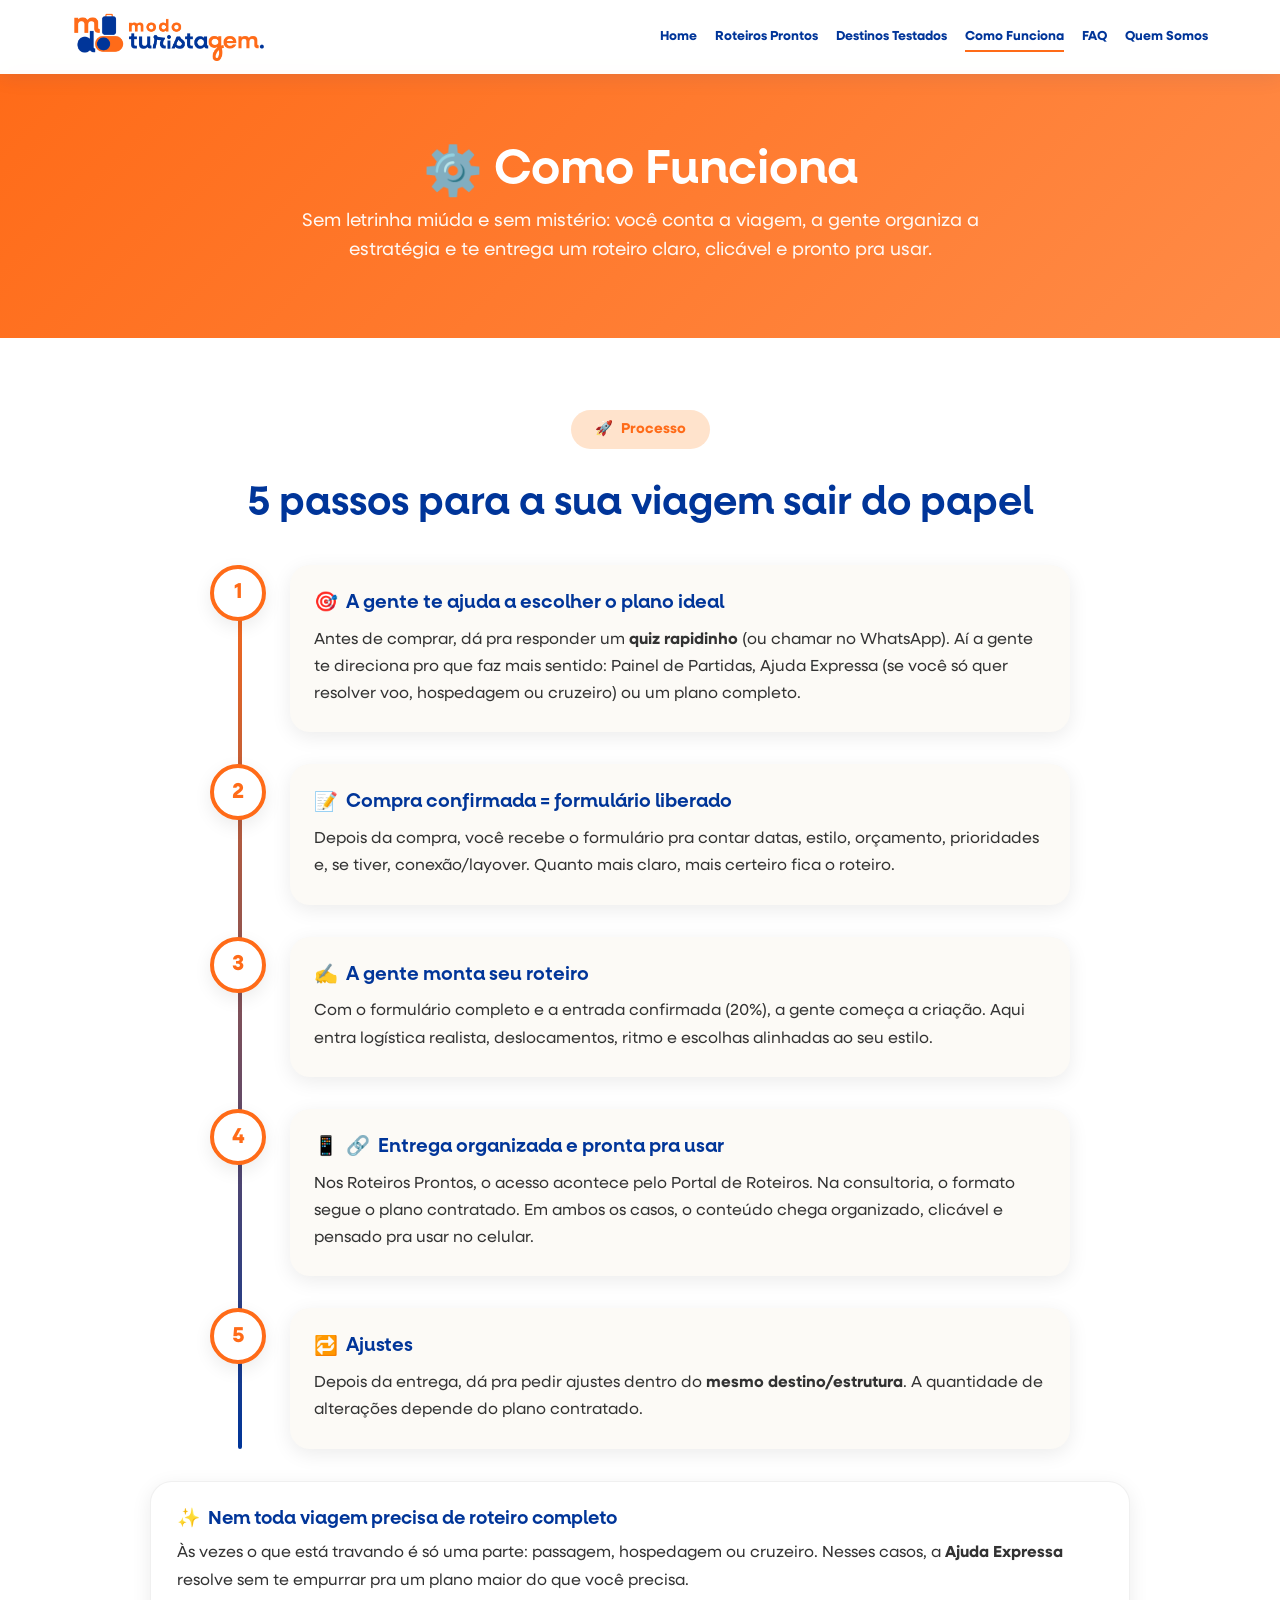
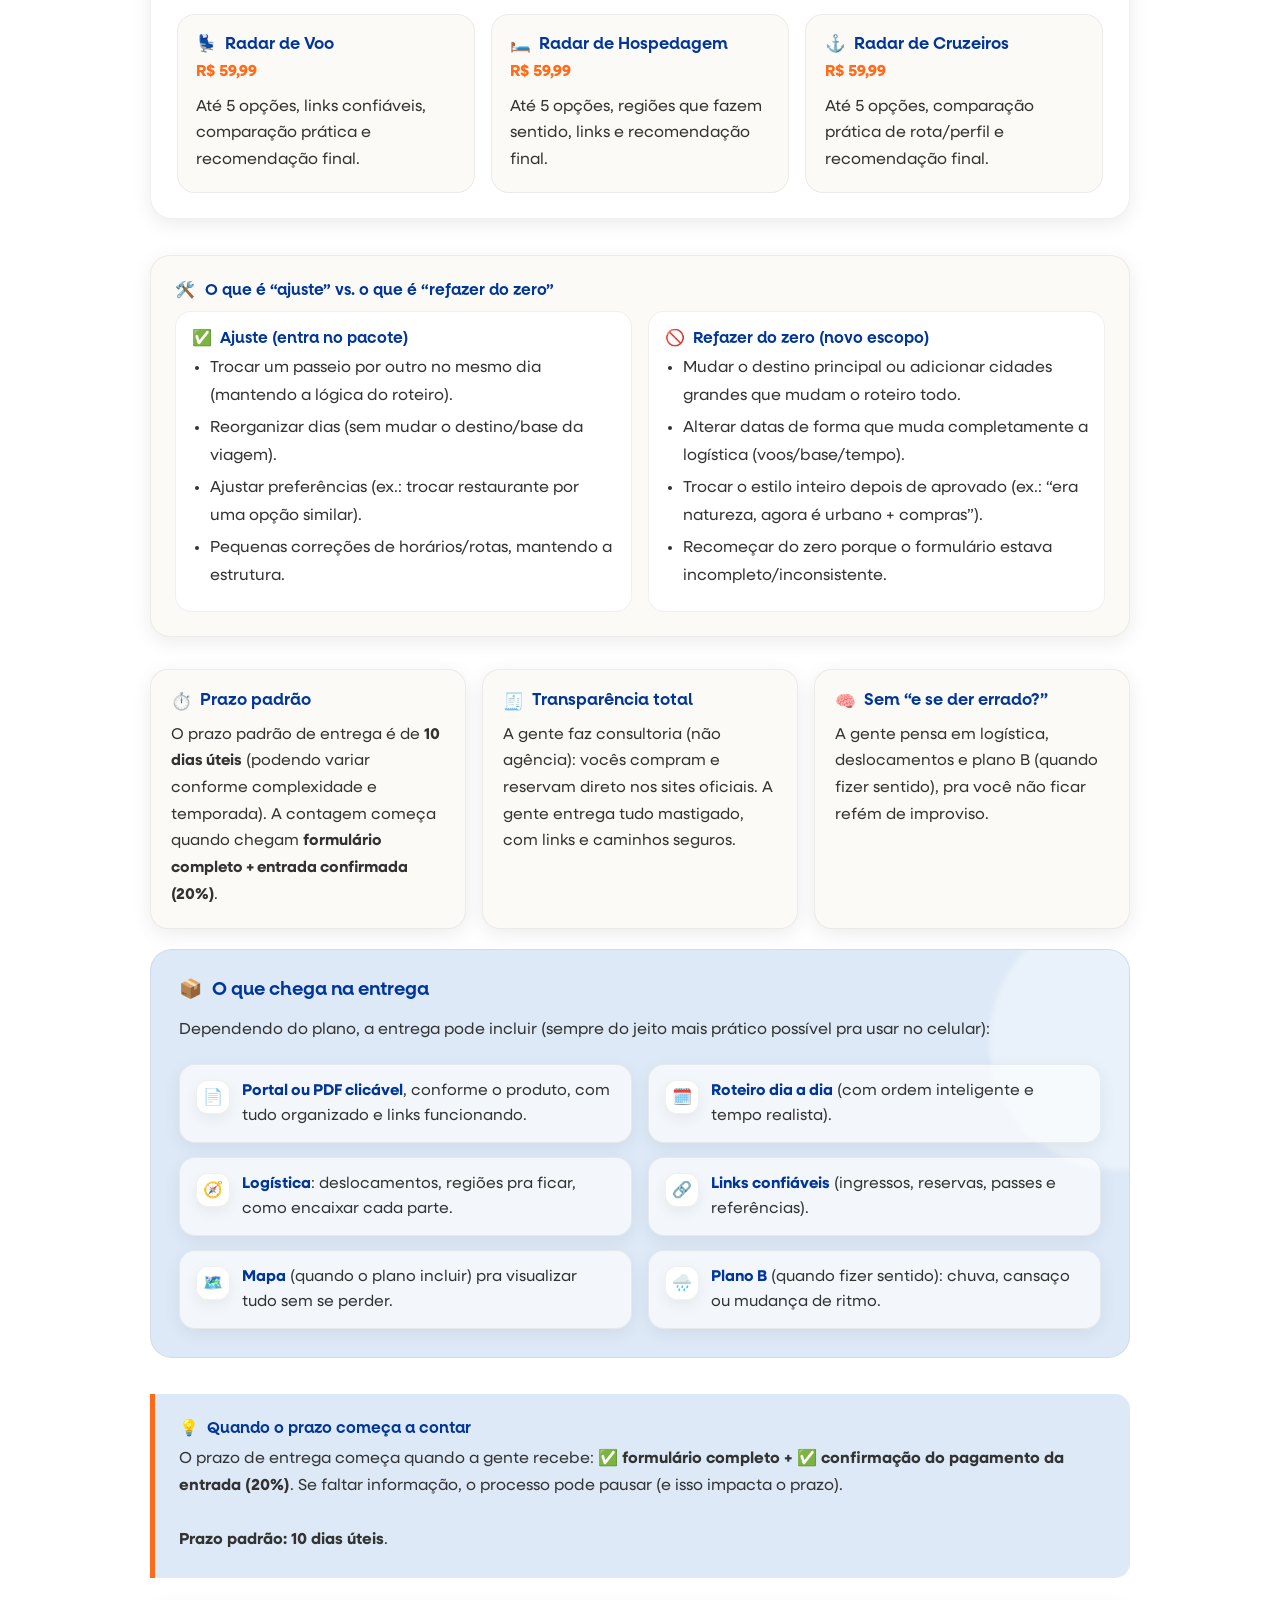
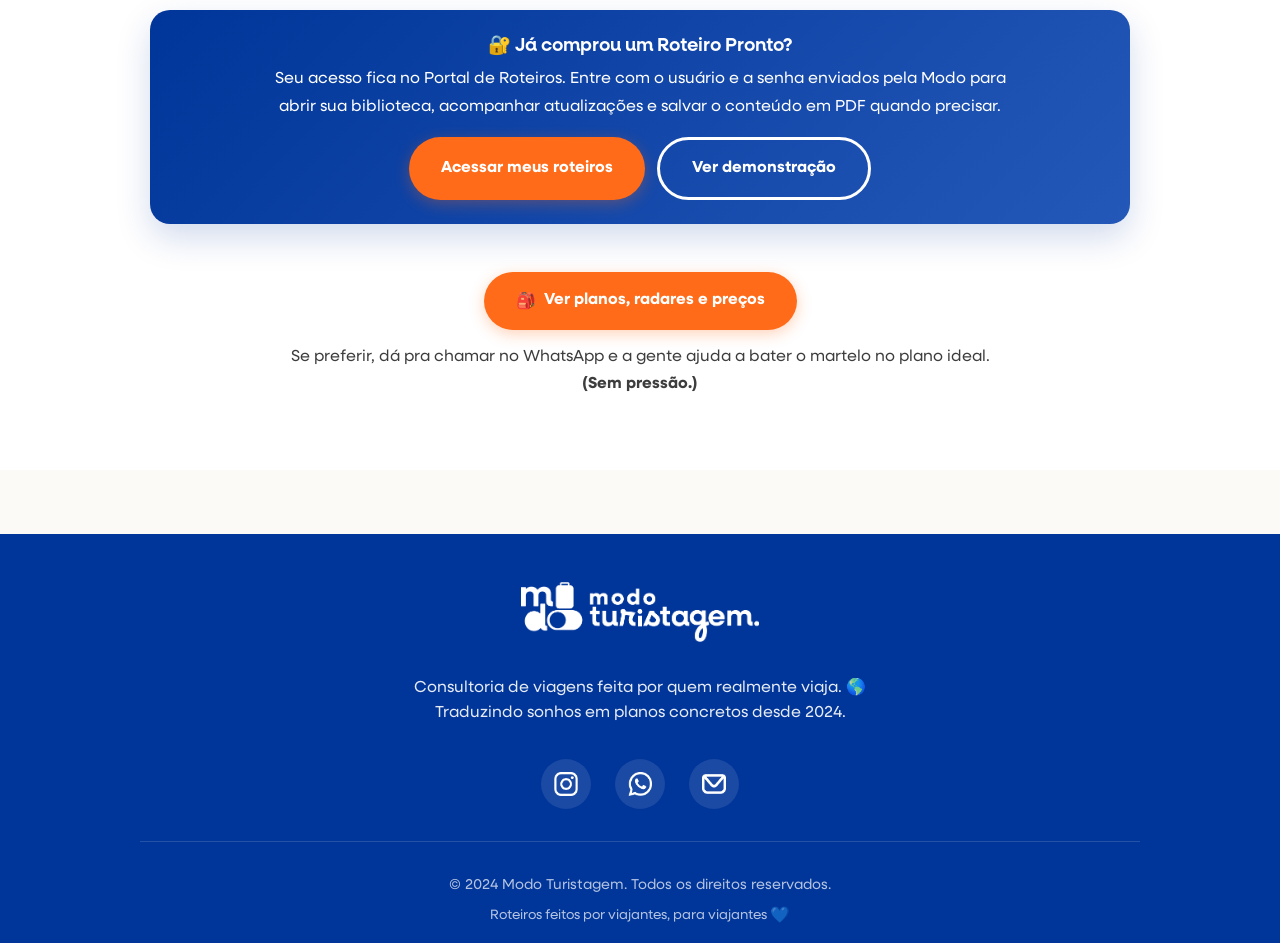
<file: como-funciona.html>
<!DOCTYPE html>
<html lang="pt-BR">
<head>
  <meta charset="UTF-8" />
  <meta name="viewport" content="width=device-width, initial-scale=1.0" />
  <title>Como Funciona | Modo Turistagem</title>

  <meta name="description" content="Entenda como funciona a consultoria da Modo Turistagem: escolha do plano, formulário, prazo, entrega em PDF clicável e ajustes." />
  <meta name="theme-color" content="#003599" />
  <link rel="canonical" href="https://modoturistagem.github.io/modo-turistagem/como-funciona.html" />

  <meta property="og:locale" content="pt_BR" />
  <meta property="og:type" content="website" />
  <meta property="og:title" content="Como Funciona | Modo Turistagem" />
  <meta property="og:description" content="Entenda como funciona a consultoria da Modo Turistagem: escolha do plano, formulário, prazo, entrega em PDF clicável e ajustes." />
  <meta property="og:url" content="https://modoturistagem.github.io/modo-turistagem/como-funciona.html" />
  <meta property="og:site_name" content="Modo Turistagem" />
  <meta property="og:image" content="https://modoturistagem.github.io/modo-turistagem/images/logotipo.png" />

  <meta name="twitter:card" content="summary_large_image" />
  <meta name="twitter:title" content="Como Funciona | Modo Turistagem" />
  <meta name="twitter:description" content="Entenda como funciona a consultoria da Modo Turistagem: escolha do plano, formulário, prazo, entrega em PDF clicável e ajustes." />
  <meta name="twitter:image" content="https://modoturistagem.github.io/modo-turistagem/images/logotipo.png" />
<link rel="stylesheet" href="css/style.css" />

  <style>
    /* AJUSTE DOS ÍCONES DO RODAPÉ */
    .social-icon-img {
      height: 24px;
      width: auto;
      display: block;
    }

    .emoji {
      font-family: "Apple Color Emoji","Segoe UI Emoji","Noto Color Emoji",sans-serif !important;
      font-weight: 400 !important;
      font-style: normal !important;
      line-height: 1;
    }

    body { overflow-x: hidden; }

    /* HERO */
    .como-funciona-hero{
      margin-top:70px;
      background:linear-gradient(135deg,var(--laranja) 0%, #FF8B47 100%);
      color:var(--branco);
      padding:clamp(3rem, 6vw, 4.5rem) 1.25rem;
      text-align:center;
    }
    .como-funciona-hero h1{
      font-size:clamp(2rem, 5vw, 3rem);
      line-height:1.1;
      margin-bottom:.75rem;
    }
    .como-funciona-hero p{
      max-width:760px;
      margin:0 auto;
      font-size:clamp(1rem, 2vw, 1.15rem);
      line-height:1.6;
      opacity:.95;
    }

    /* SEÇÃO */
    .passos{
      padding:clamp(3rem, 6vw, 4.5rem) 1.25rem;
      background:var(--branco);
    }
    .section-header{
      text-align:center;
      margin-bottom:2.5rem;
    }
    .section-header h2{
      margin-top:.75rem;
      line-height:1.2;
    }

    /* TIMELINE */
    .passos-timeline{
      max-width: 860px;
      margin: 0 auto;
      position: relative;
    }
    .passos-timeline::before{
      content:'';
      position:absolute;
      left:28px;
      top:0;
      bottom:0;
      width:4px;
      background: linear-gradient(to bottom, var(--laranja), var(--azul));
      border-radius: 999px;
    }
    .passo-item{
      display:flex;
      align-items:flex-start;
      gap:1.5rem;
      margin-bottom:2rem;
      position:relative;
    }
    .passo-numero{
      width:56px;
      height:56px;
      background: var(--branco);
      border: 4px solid var(--laranja);
      border-radius: 50%;
      display:flex;
      align-items:center;
      justify-content:center;
      font-size:1.35rem;
      font-weight:700;
      color: var(--laranja);
      flex-shrink:0;
      position:relative;
      z-index:1;
      font-family:var(--font-texto);
      box-shadow: 0 6px 18px rgba(0,0,0,.08);
    }
    .passo-conteudo{
      min-width:0;
      flex:1;
      background: var(--cinza);
      padding: 1.5rem;
      border-radius: 20px;
      box-shadow: 0 5px 20px rgba(0,0,0,.08);
    }
    .passo-conteudo h3{
      color: var(--azul);
      font-size: 1.2rem;
      margin: 0 0 .75rem;
      display:flex;
      align-items:center;
      gap:.5rem;
      flex-wrap: wrap;
      line-height: 1.35;
    }
    .passo-conteudo p{
      margin:0;
      color: var(--texto);
      line-height: 1.7;
    }

    /* Ajuda Expressa */
    .extras-wrap{
      max-width: 980px;
      margin: 2rem auto 0;
      background: var(--branco);
      border-radius: 22px;
      padding: 1.6rem;
      box-shadow: 0 5px 20px rgba(0,0,0,.08);
      border: 1px solid rgba(0,0,0,.06);
    }
    .extras-wrap h3{
      color: var(--azul);
      margin: 0 0 .6rem;
      display:flex;
      align-items:center;
      gap:.5rem;
      flex-wrap:wrap;
    }
    .extras-wrap > p{
      margin:0;
      color: var(--texto);
      line-height: 1.75;
    }
    .extras-grid{
      display:grid;
      grid-template-columns: repeat(3, 1fr);
      gap: 1rem;
      margin-top: 1.2rem;
    }
    .extra-card{
      background: var(--cinza);
      border-radius: 18px;
      padding: 1.15rem;
      border: 1px solid rgba(0,0,0,.06);
    }
    .extra-card h4{
      margin: 0 0 .35rem;
      color: var(--azul);
      font-size: 1.05rem;
      display:flex;
      align-items:center;
      gap:.5rem;
      flex-wrap:wrap;
    }
    .extra-card .extra-price{
      color: var(--laranja);
      font-weight: 800;
      margin-bottom: .55rem;
      font-family: var(--font-texto);
    }
    .extra-card p{
      margin:0;
      line-height:1.65;
      color: var(--texto);
    }

    /* EXPLICA “AJUSTE vs REFAZER DO ZERO” */
    .ajustes-box{
      max-width: 980px;
      margin: 2.25rem auto 0;
      background: var(--cinza);
      border-radius: 20px;
      padding: 1.5rem;
      box-shadow: 0 5px 20px rgba(0,0,0,.08);
      border: 1px solid rgba(0,0,0,.06);
    }
    .ajustes-box h4{
      margin: 0 0 .75rem;
      color: var(--azul);
      display:flex;
      align-items:center;
      gap:.6rem;
      flex-wrap: wrap;
    }
    .ajustes-cols{
      display:grid;
      grid-template-columns: repeat(2, 1fr);
      gap: 1rem;
      margin-top: .75rem;
    }
    .ajustes-col{
      background: var(--branco);
      border-radius: 16px;
      padding: 1rem;
      border: 1px solid rgba(0,0,0,.06);
    }
    .ajustes-col h5{
      margin: 0 0 .5rem;
      font-size: 1rem;
      color: var(--azul);
      display:flex;
      align-items:center;
      gap:.5rem;
    }
    .ajustes-col ul{
      margin: 0;
      padding-left: 1.1rem;
      color: var(--texto);
      line-height: 1.7;
    }
    .ajustes-col li{ margin: .35rem 0; }

    /* (AGORA VEM DEPOIS DO AJUSTE) — TIRA ANSIEDADE */
    .info-grid{
      max-width: 980px;
      margin: 2rem auto 0;
      display: grid;
      grid-template-columns: repeat(3, 1fr);
      gap: 1rem;
    }
    .info-card{
      background: var(--cinza);
      border-radius: 18px;
      padding: 1.25rem;
      box-shadow: 0 5px 20px rgba(0,0,0,.08);
      border: 1px solid rgba(0,0,0,.06);
    }
    .info-card h3{
      margin: 0 0 .6rem;
      color: var(--azul);
      font-size: 1.05rem;
      display:flex;
      align-items:center;
      gap:.5rem;
      line-height: 1.3;
    }
    .info-card p{
      margin:0;
      color: var(--texto);
      line-height: 1.7;
      font-size: .98rem;
    }
    .info-strong{ font-weight: 800; }

    /* (AGORA VEM DEPOIS DO AJUSTE) — O QUE CHEGA */
    .entrega-wrap{
      max-width: 980px;
      margin: 1.25rem auto 0;
      background: var(--azul-claro);
      border-radius: 22px;
      padding: 1.75rem;
      border: 1px solid rgba(0,0,0,.06);
      position: relative;
      overflow: hidden;
    }
    .entrega-wrap::before{
      content:'';
      position:absolute;
      inset:-40px -120px auto auto;
      width: 260px;
      height: 260px;
      border-radius: 50%;
      background: rgba(255,255,255,.35);
      filter: blur(2px);
      transform: rotate(10deg);
    }
    .entrega-title{
      margin:0 0 1rem;
      color: var(--azul);
      display:flex;
      align-items:center;
      gap:.6rem;
      flex-wrap: wrap;
      position: relative;
      z-index: 1;
    }
    .entrega-sub{
      margin: 0 0 1.25rem;
      color: var(--texto);
      line-height: 1.7;
      max-width: 900px;
      position: relative;
      z-index: 1;
    }
    .entrega-bullets{
      list-style: none;
      padding: 0;
      margin: 0;
      display: grid;
      grid-template-columns: repeat(2, 1fr);
      gap: .85rem 1rem;
      position: relative;
      z-index: 1;
    }
    .entrega-bullets li{
      background: rgba(255,255,255,.65);
      border: 1px solid rgba(0,0,0,.06);
      border-radius: 16px;
      padding: .9rem 1rem;
      display:flex;
      gap:.75rem;
      align-items:flex-start;
      box-shadow: 0 5px 18px rgba(0,0,0,.06);
    }
    .bullet-ico{
      width: 34px;
      height: 34px;
      border-radius: 12px;
      background: var(--branco);
      display:flex;
      align-items:center;
      justify-content:center;
      border: 1px solid rgba(0,0,0,.06);
      flex: 0 0 auto;
      box-shadow: 0 5px 14px rgba(0,0,0,.06);
      margin-top: .05rem;
    }
    .bullet-txt{
      margin: 0;
      color: var(--texto);
      line-height: 1.55;
      font-size: .98rem;
    }
    .bullet-txt strong{ color: var(--azul); }

    /* DESTAQUE PRAZO */
    .destaque-box{
      max-width: 980px;
      margin: 2.25rem auto 0;
      background: var(--azul-claro);
      border-left: 5px solid var(--laranja);
      padding: 1.5rem;
      border-radius: 0 15px 15px 0;
    }
    .destaque-box h4{
      color: var(--azul);
      margin: 0 0 .5rem;
      display:flex;
      align-items:center;
      gap:.5rem;
      flex-wrap: wrap;
    }
    .destaque-box p{
      margin:0;
      line-height:1.7;
      color: var(--texto);
    }

    .cta-final{
      text-align:center;
      margin-top: 3rem;
    }
    .cta-final .cta-sub{
      margin: .85rem auto 0;
      max-width: 740px;
      color: var(--texto);
      line-height: 1.7;
      opacity: .95;
    }

    /* RESPONSIVO */
    @media (max-width: 900px){
      .info-grid{ grid-template-columns: 1fr; }
      .entrega-bullets{ grid-template-columns: 1fr; }
    }

    @media (max-width: 768px){
      .como-funciona-hero{ padding: 3rem 1rem; }
      .passos{ padding: 3rem 1rem; }

      .section-header{ margin-bottom: 2rem; }
      .section-header h2{ font-size: 1.75rem; }

      .passos-timeline::before{ left: 22px; }
      .passo-item{ gap: 1rem; margin-bottom: 1.5rem; }
      .passo-numero{
        width: 44px;
        height: 44px;
        font-size: 1.05rem;
        border-width: 3px;
      }
      .passo-conteudo{
        padding: 1.2rem;
        border-radius: 16px;
      }
      .passo-conteudo h3{ font-size: 1.05rem; }

      .ajustes-box{ padding: 1.2rem; border-radius: 16px; }
      .ajustes-cols{ grid-template-columns: 1fr; }

      .entrega-wrap{ padding: 1.35rem; border-radius: 18px; }
    }

    @media (max-width: 480px){
      .como-funciona-hero h1{ font-size: 1.85rem; }
      .como-funciona-hero p{ font-size: .95rem; }

      .section-header h2{ font-size: 1.5rem; }

      .passos-timeline::before{ left: 19px; }
      .passo-item{ gap: .85rem; }
      .passo-numero{ width: 38px; height: 38px; font-size: .95rem; }
      .passo-conteudo{ padding: 1rem; }
      .passo-conteudo h3{ font-size: 1rem; }

      .info-card p, .bullet-txt{ font-size: .95rem; }
    }

    .portal-info-box{
      max-width:980px;
      margin:2rem auto 0;
      padding:1.5rem;
      border-radius:20px;
      background:linear-gradient(135deg,var(--azul) 0%,#2458B8 100%);
      color:var(--branco);
      text-align:center;
      box-shadow:0 14px 34px rgba(0,53,153,.18);
    }
    .portal-info-box h3{color:var(--branco);margin-bottom:.6rem}
    .portal-info-box p{max-width:760px;margin:0 auto 1rem;line-height:1.7}
    .portal-info-actions{display:flex;justify-content:center;flex-wrap:wrap;gap:.75rem}
    .portal-info-actions .btn-secondary{border-color:var(--branco);color:var(--branco)}
    .portal-info-actions .btn-secondary:hover{background:var(--branco);color:var(--azul)}
    @media(max-width:768px){.portal-info-actions{flex-direction:column}.portal-info-actions a{width:100%}}
  </style>
</head>

<body>
  <!-- CABEÇALHO / NAVEGAÇÃO (PADRÃO) -->
  <nav>
    <div class="nav-container">
      <a href="index.html" class="logo">
        <img src="images/logotipo.png" alt="Modo Turistagem" class="logo-img" />
      </a>

      <button class="mobile-menu" onclick="toggleMenu()" aria-label="Abrir menu">☰</button>

      <ul class="nav-links" id="navLinks">
        <li><a href="index.html">Home</a></li>
        <li><a href="roteiros-prontos.html">Roteiros Prontos</a></li>
        <li><a href="destinos.html">Destinos Testados</a></li>
        <li><a href="como-funciona.html" class="active">Como Funciona</a></li>
        <li><a href="faq.html">FAQ</a></li>
        <li><a href="quem-somos.html">Quem Somos</a></li>
</ul>
    </div>
  </nav>

  <!-- HERO -->
  <section class="como-funciona-hero">
    <div class="container fade-in">
      <h1><span class="emoji">⚙️</span> Como Funciona</h1>
      <p>Sem letrinha miúda e sem mistério: você conta a viagem, a gente organiza a estratégia e te entrega um roteiro claro, clicável e pronto pra usar.</p>
    </div>
  </section>

  <!-- CONTEÚDO -->
  <section class="passos">
    <div class="container">
      <div class="section-header fade-in">
        <span class="section-tag">
          <span class="emoji">🚀</span> Processo
        </span>
        <h2>5 passos para a sua viagem sair do papel</h2>
      </div>

      <!-- 5 PASSOS -->
      <div class="passos-timeline">
        <div class="passo-item fade-in">
          <div class="passo-numero">1</div>
          <div class="passo-conteudo">
            <h3><span class="emoji">🎯</span> A gente te ajuda a escolher o plano ideal</h3>
            <p>
              Antes de comprar, dá pra responder um <strong>quiz rapidinho</strong> (ou chamar no WhatsApp).
              Aí a gente te direciona pro que faz mais sentido: Painel de Partidas, Ajuda Expressa (se você só quer resolver voo, hospedagem ou cruzeiro) ou um plano completo.
            </p>
          </div>
        </div>

        <div class="passo-item fade-in">
          <div class="passo-numero">2</div>
          <div class="passo-conteudo">
            <h3><span class="emoji">📝</span> Compra confirmada = formulário liberado</h3>
            <p>
              Depois da compra, você recebe o formulário pra contar datas, estilo, orçamento, prioridades e,
              se tiver, conexão/layover. Quanto mais claro, mais certeiro fica o roteiro.
            </p>
          </div>
        </div>

        <div class="passo-item fade-in">
          <div class="passo-numero">3</div>
          <div class="passo-conteudo">
            <h3><span class="emoji">✍️</span> A gente monta seu roteiro</h3>
            <p>
              Com o formulário completo e a entrada confirmada (20%), a gente começa a criação.
              Aqui entra logística realista, deslocamentos, ritmo e escolhas alinhadas ao seu estilo.
            </p>
          </div>
        </div>

        <div class="passo-item fade-in">
          <div class="passo-numero">4</div>
          <div class="passo-conteudo">
            <h3><span class="emoji">📱</span> <span class="emoji">🔗</span> Entrega organizada e pronta pra usar</h3>
            <p>
              Nos Roteiros Prontos, o acesso acontece pelo Portal de Roteiros. Na consultoria, o formato segue o plano contratado.
              Em ambos os casos, o conteúdo chega organizado, clicável e pensado pra usar no celular.
            </p>
          </div>
        </div>

        <div class="passo-item fade-in">
          <div class="passo-numero">5</div>
          <div class="passo-conteudo">
            <h3><span class="emoji">🔁</span> Ajustes</h3>
            <p>
              Depois da entrega, dá pra pedir ajustes dentro do <strong>mesmo destino/estrutura</strong>.
              A quantidade de alterações depende do plano contratado.
            </p>
          </div>
        </div>
      </div>

      <div class="extras-wrap fade-in">
        <h3><span class="emoji">✨</span> Nem toda viagem precisa de roteiro completo</h3>
        <p>
          Às vezes o que está travando é só uma parte: passagem, hospedagem ou cruzeiro.
          Nesses casos, a <strong>Ajuda Expressa</strong> resolve sem te empurrar pra um plano maior do que você precisa.
        </p>

        <div class="extras-grid">
          <div class="extra-card">
            <h4><span class="emoji">💺</span> Radar de Voo</h4>
            <div class="extra-price">R$ 59,99</div>
            <p>Até 5 opções, links confiáveis, comparação prática e recomendação final.</p>
          </div>

          <div class="extra-card">
            <h4><span class="emoji">🛏️</span> Radar de Hospedagem</h4>
            <div class="extra-price">R$ 59,99</div>
            <p>Até 5 opções, regiões que fazem sentido, links e recomendação final.</p>
          </div>

          <div class="extra-card">
            <h4><span class="emoji">⚓</span> Radar de Cruzeiros</h4>
            <div class="extra-price">R$ 59,99</div>
            <p>Até 5 opções, comparação prática de rota/perfil e recomendação final.</p>
          </div>
        </div>
      </div>

      <!-- AJUSTE vs REFAZER -->
      <div class="ajustes-box fade-in">
        <h4><span class="emoji">🛠️</span> O que é “ajuste” vs. o que é “refazer do zero”</h4>

        <div class="ajustes-cols">
          <div class="ajustes-col">
            <h5><span class="emoji">✅</span> Ajuste (entra no pacote)</h5>
            <ul>
              <li>Trocar um passeio por outro no mesmo dia (mantendo a lógica do roteiro).</li>
              <li>Reorganizar dias (sem mudar o destino/base da viagem).</li>
              <li>Ajustar preferências (ex.: trocar restaurante por uma opção similar).</li>
              <li>Pequenas correções de horários/rotas, mantendo a estrutura.</li>
            </ul>
          </div>

          <div class="ajustes-col">
            <h5><span class="emoji">🚫</span> Refazer do zero (novo escopo)</h5>
            <ul>
              <li>Mudar o destino principal ou adicionar cidades grandes que mudam o roteiro todo.</li>
              <li>Alterar datas de forma que muda completamente a logística (voos/base/tempo).</li>
              <li>Trocar o estilo inteiro depois de aprovado (ex.: “era natureza, agora é urbano + compras”).</li>
              <li>Recomeçar do zero porque o formulário estava incompleto/inconsistente.</li>
            </ul>
          </div>
        </div>
      </div>

      <!-- (MOVIDOS PARA BAIXO DO AJUSTE) — CARDS -->
      <div class="info-grid">
        <div class="info-card fade-in">
          <h3><span class="emoji">⏱️</span> Prazo padrão</h3>
          <p>
            O prazo padrão de entrega é de <span class="info-strong">10 dias úteis</span> (podendo variar conforme complexidade e temporada).
            A contagem começa quando chegam <span class="info-strong">formulário completo + entrada confirmada (20%)</span>.
          </p>
        </div>

        <div class="info-card fade-in">
          <h3><span class="emoji">🧾</span> Transparência total</h3>
          <p>
            A gente faz consultoria (não agência): vocês compram e reservam direto nos sites oficiais.
            A gente entrega tudo mastigado, com links e caminhos seguros.
          </p>
        </div>

        <div class="info-card fade-in">
          <h3><span class="emoji">🧠</span> Sem “e se der errado?”</h3>
          <p>
            A gente pensa em logística, deslocamentos e plano B (quando fizer sentido),
            pra você não ficar refém de improviso.
          </p>
        </div>
      </div>

      <!-- (MOVIDO PARA BAIXO DO AJUSTE) — ENTREGA -->
      <div class="entrega-wrap fade-in">
        <h3 class="entrega-title"><span class="emoji">📦</span> O que chega na entrega</h3>
        <p class="entrega-sub">
          Dependendo do plano, a entrega pode incluir (sempre do jeito mais prático possível pra usar no celular):
        </p>

        <ul class="entrega-bullets">
          <li>
            <div class="bullet-ico"><span class="emoji">📄</span></div>
            <p class="bullet-txt"><strong>Portal ou PDF clicável</strong>, conforme o produto, com tudo organizado e links funcionando.</p>
          </li>
          <li>
            <div class="bullet-ico"><span class="emoji">🗓️</span></div>
            <p class="bullet-txt"><strong>Roteiro dia a dia</strong> (com ordem inteligente e tempo realista).</p>
          </li>
          <li>
            <div class="bullet-ico"><span class="emoji">🧭</span></div>
            <p class="bullet-txt"><strong>Logística</strong>: deslocamentos, regiões pra ficar, como encaixar cada parte.</p>
          </li>
          <li>
            <div class="bullet-ico"><span class="emoji">🔗</span></div>
            <p class="bullet-txt"><strong>Links confiáveis</strong> (ingressos, reservas, passes e referências).</p>
          </li>
          <li>
            <div class="bullet-ico"><span class="emoji">🗺️</span></div>
            <p class="bullet-txt"><strong>Mapa</strong> (quando o plano incluir) pra visualizar tudo sem se perder.</p>
          </li>
          <li>
            <div class="bullet-ico"><span class="emoji">🌧️</span></div>
            <p class="bullet-txt"><strong>Plano B</strong> (quando fizer sentido): chuva, cansaço ou mudança de ritmo.</p>
          </li>
        </ul>
      </div>

      <!-- PRAZO COMEÇA -->
      <div class="destaque-box fade-in">
        <h4><span class="emoji">💡</span> Quando o prazo começa a contar</h4>
        <p>
          O prazo de entrega começa quando a gente recebe:
          <strong>✅ formulário completo + ✅ confirmação do pagamento da entrada (20%)</strong>.
          Se faltar informação, o processo pode pausar (e isso impacta o prazo).
          <br /><br />
          <strong>Prazo padrão:</strong> <span class="info-strong">10 dias úteis</span>.
        </p>
      </div>

      <div class="portal-info-box fade-in">
        <h3>🔐 Já comprou um Roteiro Pronto?</h3>
        <p>Seu acesso fica no Portal de Roteiros. Entre com o usuário e a senha enviados pela Modo para abrir sua biblioteca, acompanhar atualizações e salvar o conteúdo em PDF quando precisar.</p>
        <div class="portal-info-actions">
          <a href="portal/" class="btn-primary">Acessar meus roteiros</a>
          <a href="portal/dashboard.html?demo=1" class="btn-secondary">Ver demonstração</a>
        </div>
      </div>

      <div class="cta-final fade-in">
        <a href="index.html#planos" class="btn-primary">
          <span class="emoji">🎒</span> Ver planos, radares e preços
        </a>
        <p class="cta-sub">
          Se preferir, dá pra chamar no WhatsApp e a gente ajuda a bater o martelo no plano ideal. <strong>(Sem pressão.)</strong>
        </p>
      </div>
    </div>
  </section>

  <!-- RODAPÉ (PADRÃO) -->
  <footer>
    <div class="footer-content">
      <img src="images/LOGOTIPO%20branco.png" alt="Modo Turistagem" class="footer-logo" />

      <p class="footer-text">
        Consultoria de viagens feita por quem realmente viaja.
        <span class="emoji emoji-inline" aria-hidden="true">🌎</span><br />
        Traduzindo sonhos em planos concretos desde 2024.
      </p>

      <div class="social-links">
        <a href="https://instagram.com/modoturistagem" target="_blank" rel="noopener noreferrer" aria-label="Instagram">
          <img src="images/icons/instagram.png" alt="Instagram" class="social-icon-img" />
        </a>

        <a href="https://wa.me/5549991628403" target="_blank" rel="noopener noreferrer" aria-label="WhatsApp">
          <img src="images/icons/whatsapp.png" alt="WhatsApp" class="social-icon-img" />
        </a>

        <a href="mailto:modoturistagem@gmail.com" aria-label="E-mail">
          <img src="images/icons/email.png" alt="E-mail" class="social-icon-img" />
        </a>
      </div>

      <div class="footer-bottom">
        <p>© 2024 Modo Turistagem. Todos os direitos reservados.</p>
        <p style="margin-top: 0.5rem; font-size: 0.85rem; font-family: 'Neulis Sans', sans-serif !important;">
          Roteiros feitos por viajantes, para viajantes
          <span class="emoji emoji-inline" aria-hidden="true">💙</span>
        </p>
      </div>
    </div>
  </footer>

  <script>
    const observer = new IntersectionObserver((entries) => {
      entries.forEach((entry) => {
        if (entry.isIntersecting) entry.target.classList.add("visible");
      });
    }, { threshold: 0.1 });

    document.querySelectorAll(".fade-in").forEach((el) => observer.observe(el));

    function toggleMenu() {
      document.getElementById("navLinks").classList.toggle("active");
    }

    document.querySelectorAll("#navLinks a").forEach((link) => {
      link.addEventListener("click", () => {
        document.getElementById("navLinks").classList.remove("active");
      });
    });
  </script>
</body>
</html>
</file>
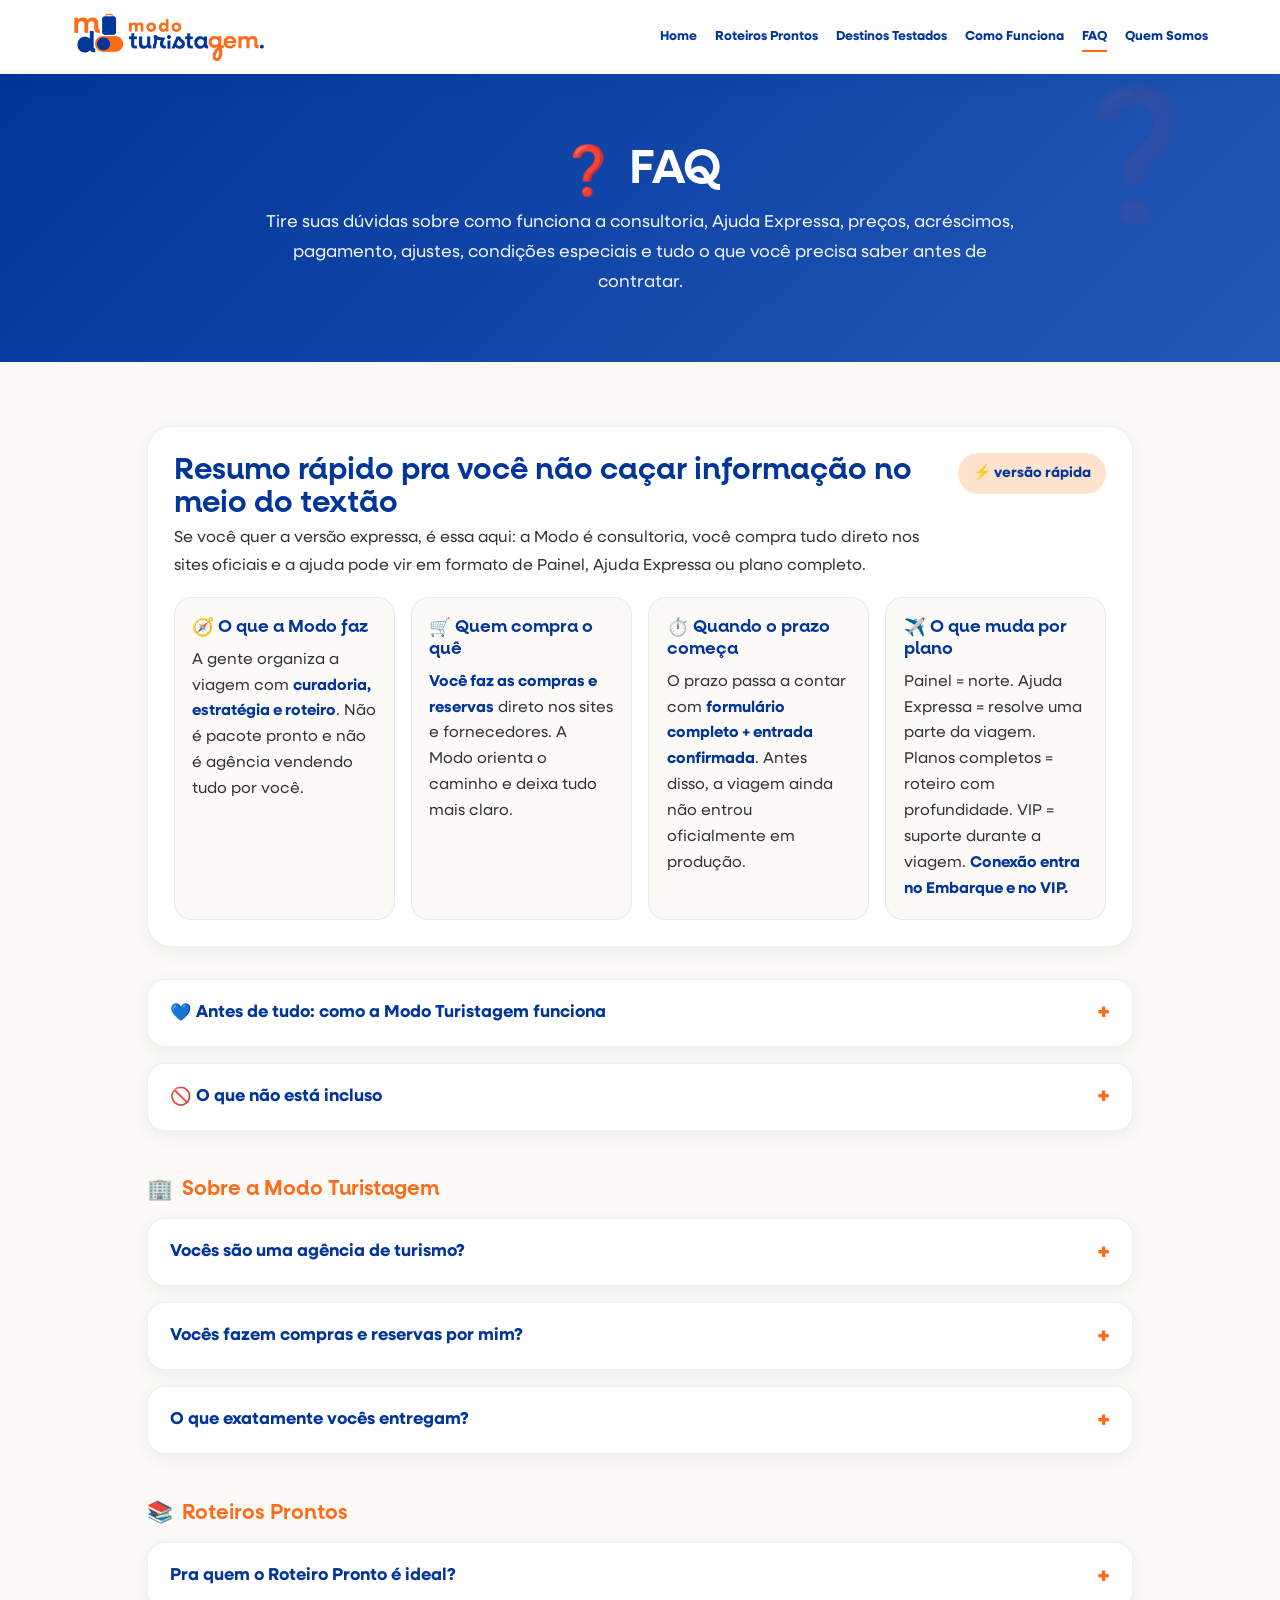
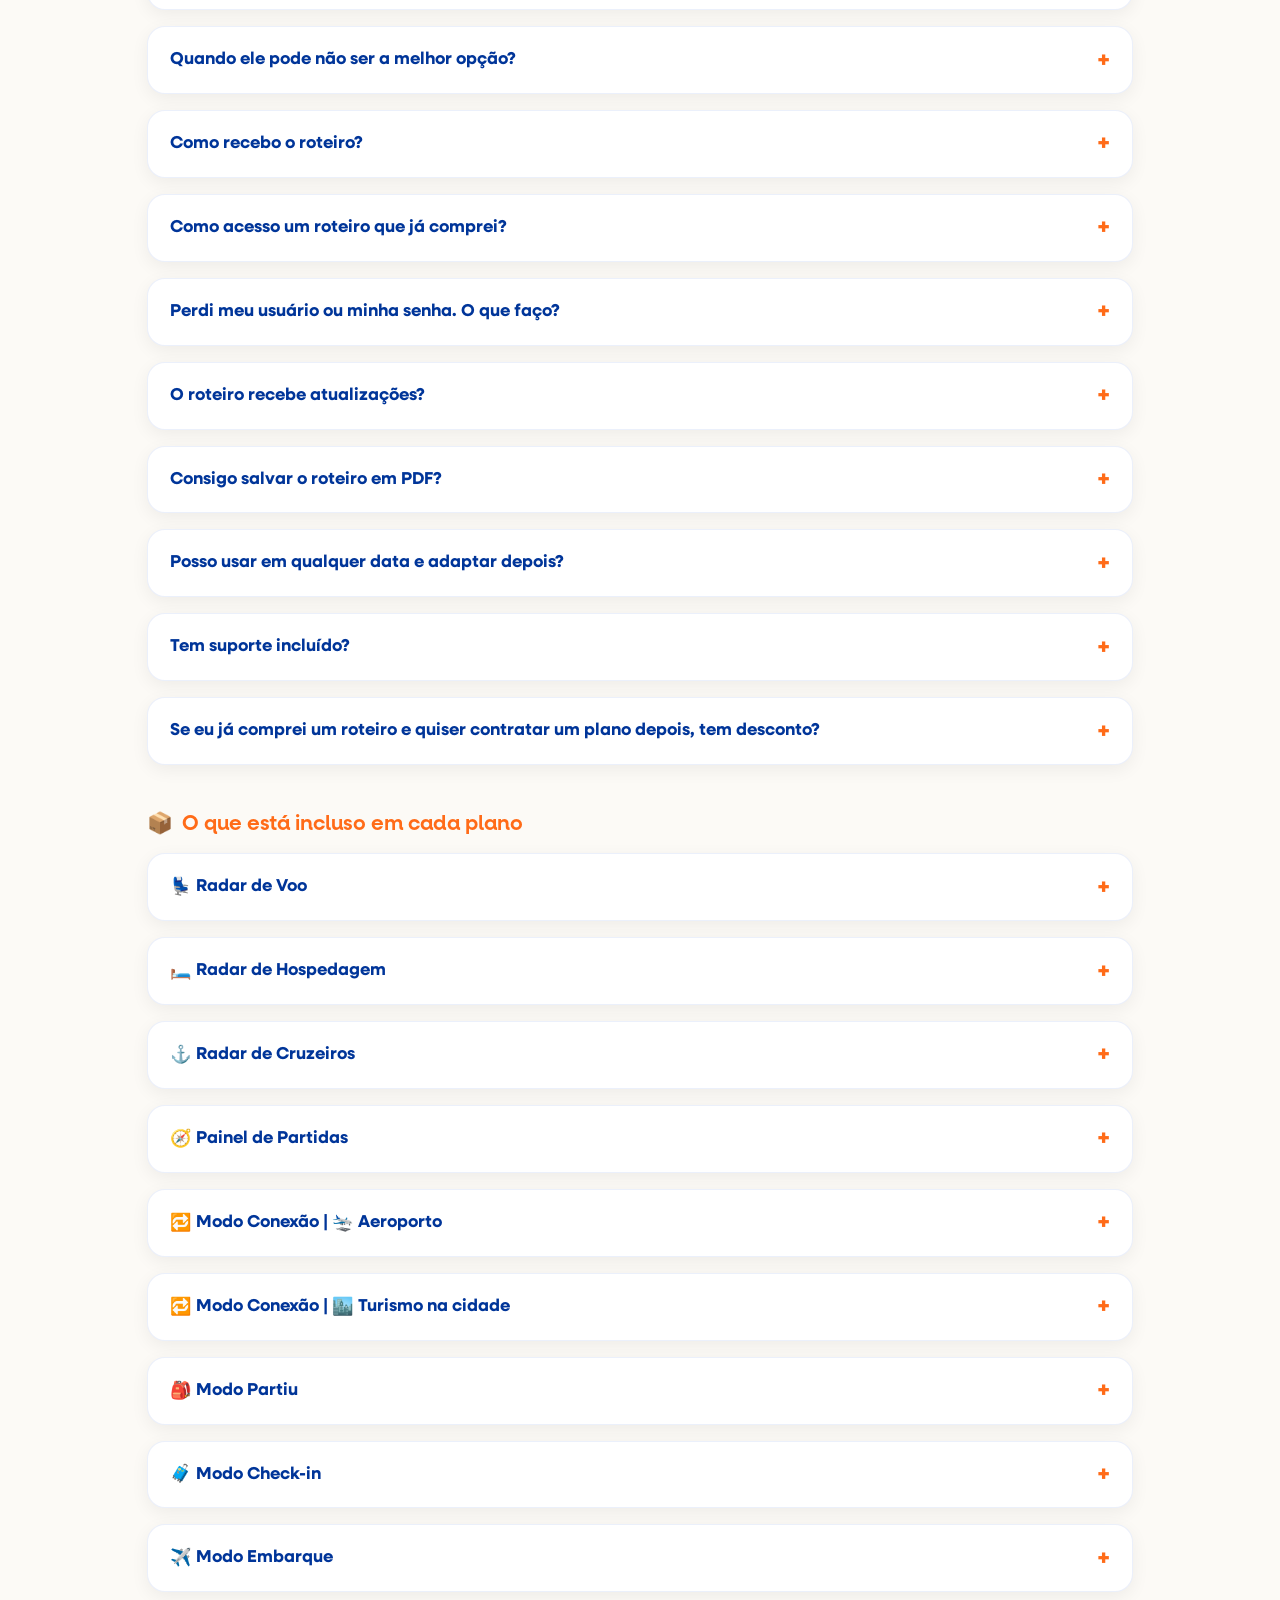
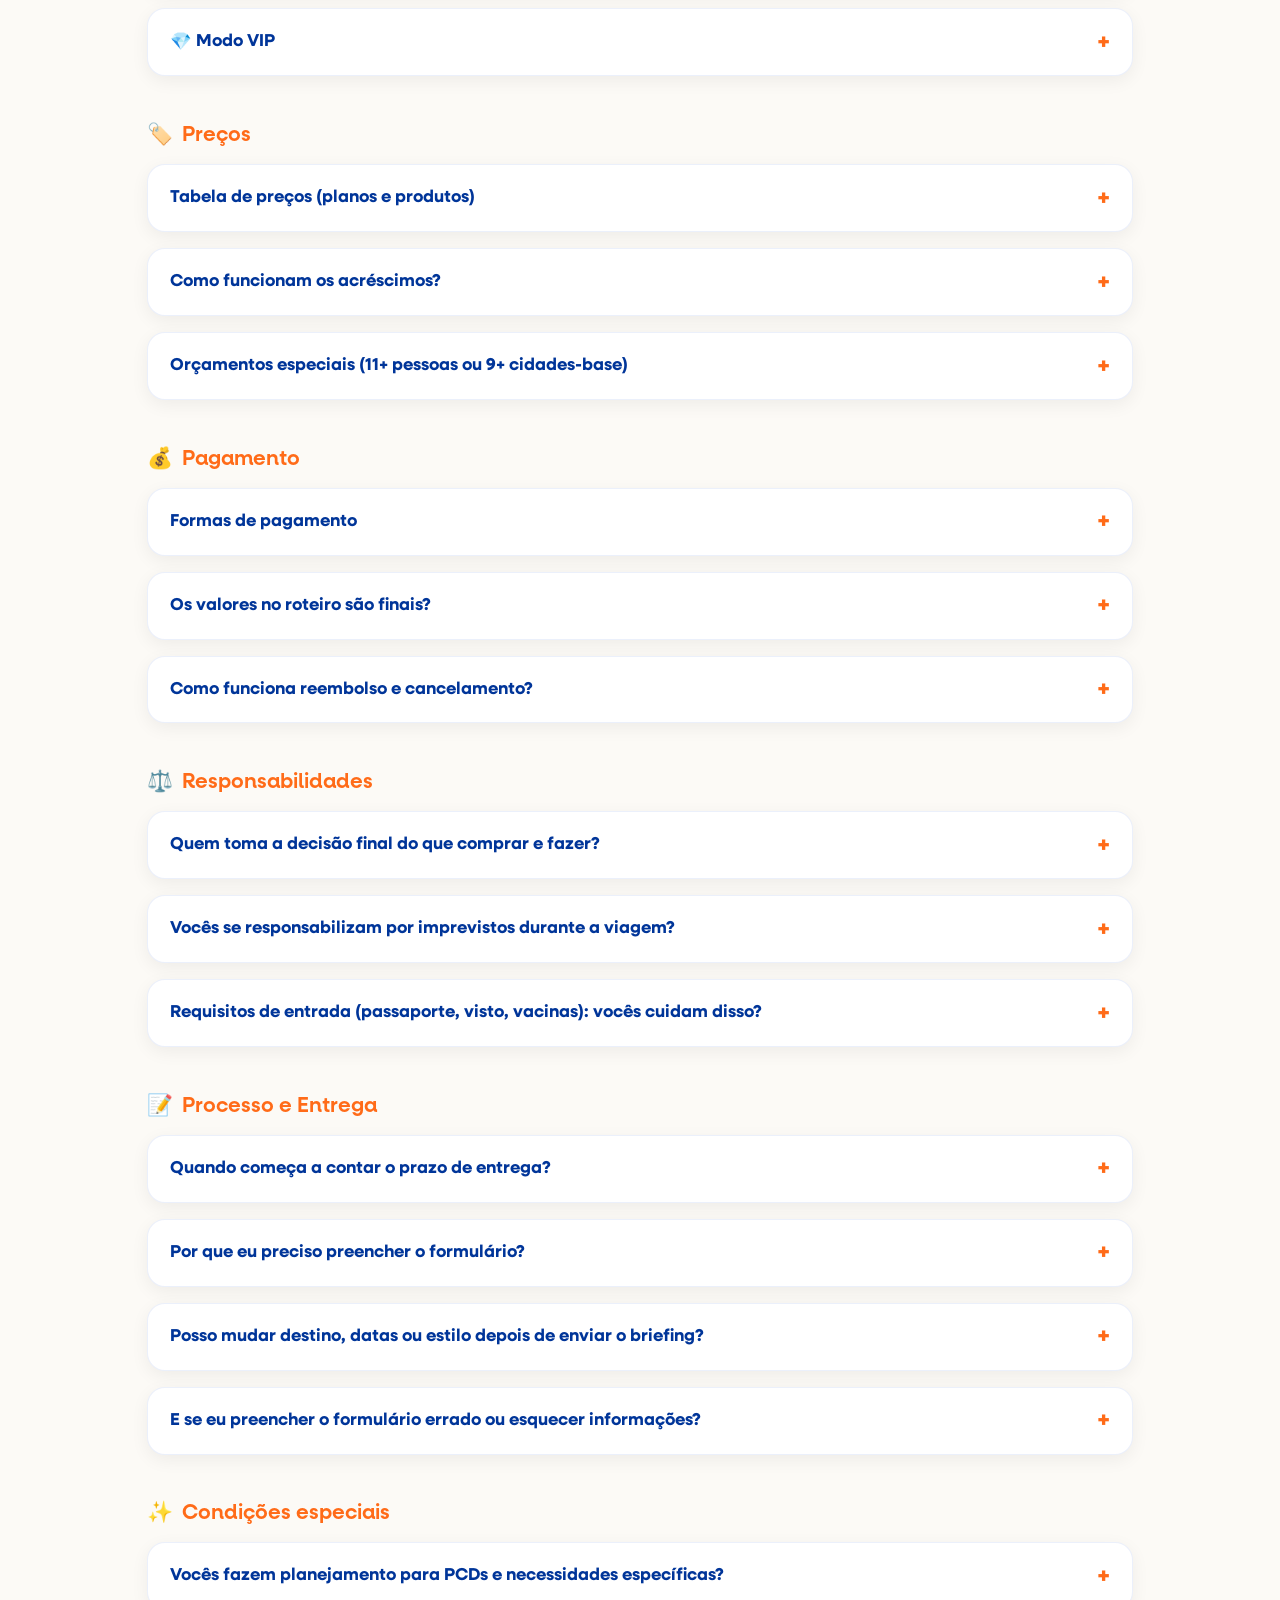
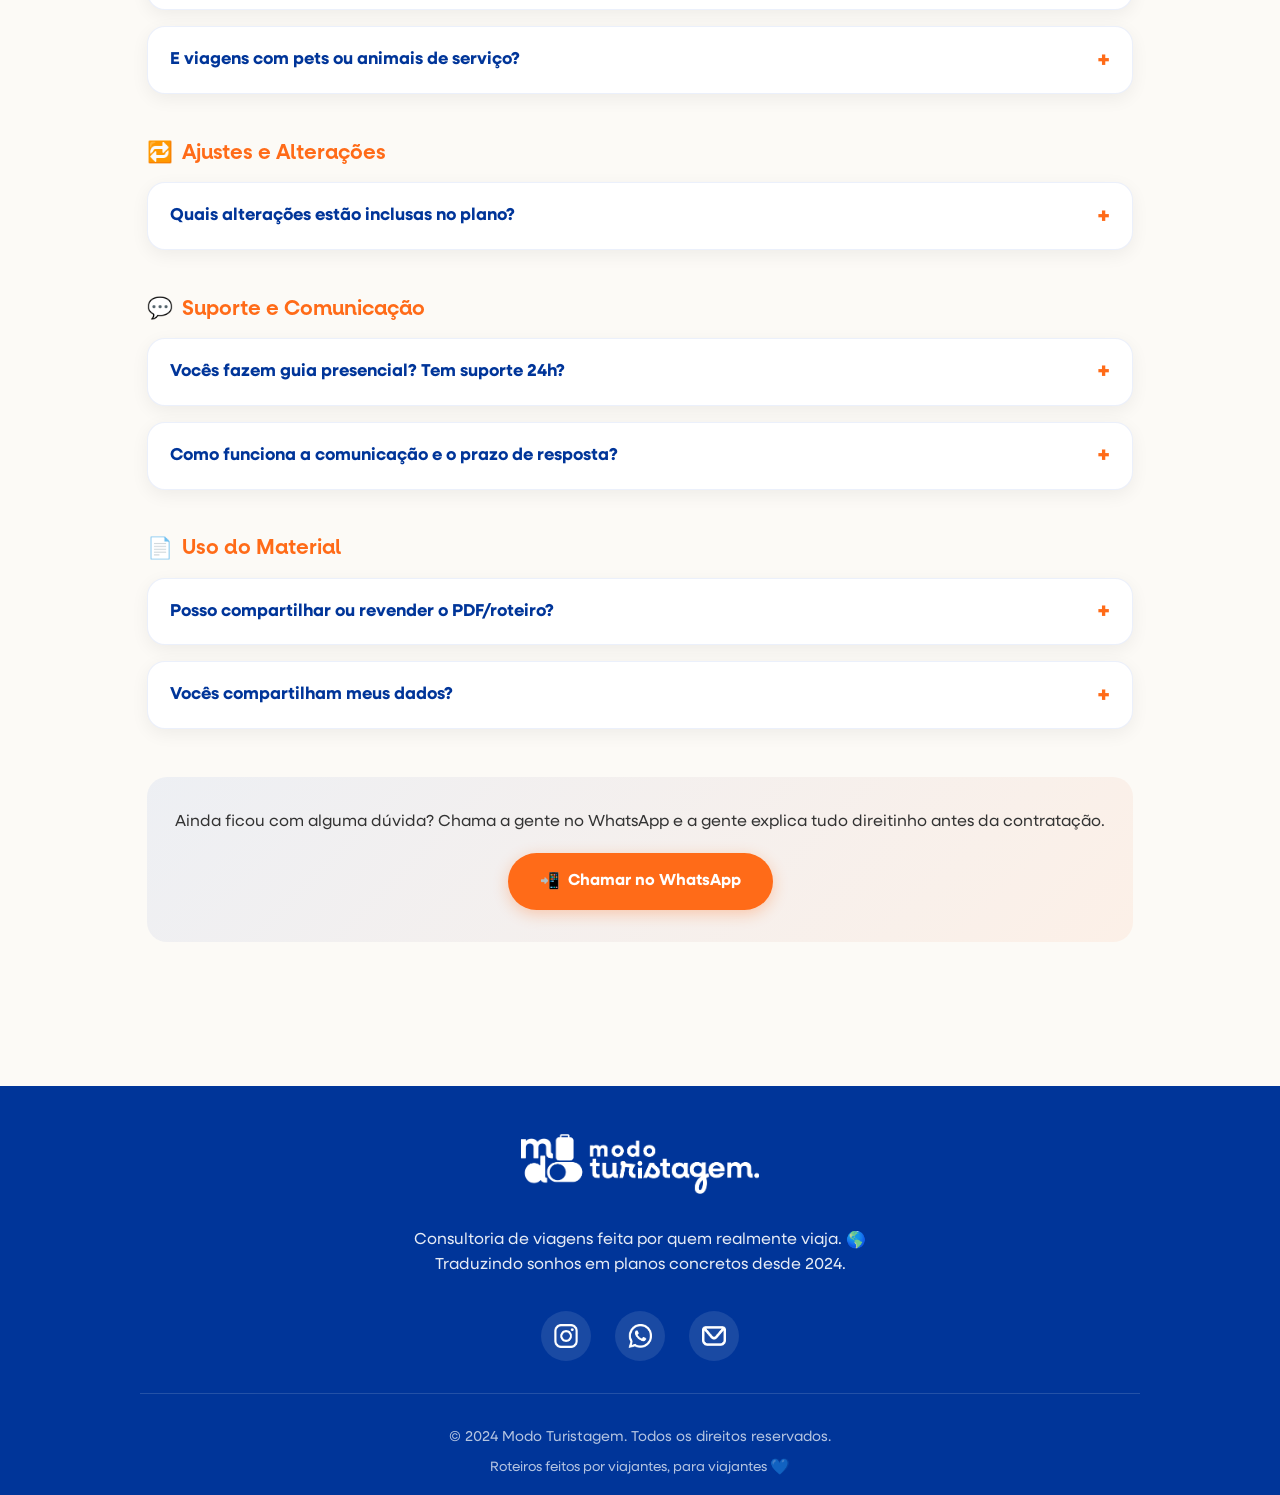
<file: faq.html>
<!DOCTYPE html>
<html lang="pt-BR">
<head>
  <meta charset="UTF-8" />
  <meta name="viewport" content="width=device-width, initial-scale=1.0" />
  <title>FAQ | Modo Turistagem</title>

  <meta name="description" content="Tire suas dúvidas sobre planos, preços, prazos, ajustes, suporte, pagamento e o que está incluso na consultoria da Modo Turistagem." />
  <meta name="theme-color" content="#003599" />
  <link rel="canonical" href="https://modoturistagem.github.io/modo-turistagem/faq.html" />

  <meta property="og:locale" content="pt_BR" />
  <meta property="og:type" content="website" />
  <meta property="og:title" content="FAQ | Modo Turistagem" />
  <meta property="og:description" content="Tire suas dúvidas sobre planos, preços, prazos, ajustes, suporte, pagamento e o que está incluso na consultoria da Modo Turistagem." />
  <meta property="og:url" content="https://modoturistagem.github.io/modo-turistagem/faq.html" />
  <meta property="og:site_name" content="Modo Turistagem" />
  <meta property="og:image" content="https://modoturistagem.github.io/modo-turistagem/images/logotipo.png" />

  <meta name="twitter:card" content="summary_large_image" />
  <meta name="twitter:title" content="FAQ | Modo Turistagem" />
  <meta name="twitter:description" content="Tire suas dúvidas sobre planos, preços, prazos, ajustes, suporte, pagamento e o que está incluso na consultoria da Modo Turistagem." />
  <meta name="twitter:image" content="https://modoturistagem.github.io/modo-turistagem/images/logotipo.png" />
<link rel="stylesheet" href="css/style.css" />

  <style>
    /* AJUSTE DOS ÍCONES DO RODAPÉ */
    .social-icon-img {
      height: 24px;
      width: auto;
      display: block;
    }

    .emoji {
      font-family: "Apple Color Emoji", "Segoe UI Emoji", "Noto Color Emoji", sans-serif !important;
      font-weight: 400 !important;
      font-style: normal !important;
      line-height: 1;
    }

    .emoji-inline {
      display: inline-block;
      vertical-align: middle;
    }

    /* HERO */
    .faq-hero {
      margin-top: 70px;
      background: linear-gradient(135deg, var(--azul) 0%, #2458B8 100%);
      color: var(--branco);
      padding: 4.5rem 2rem 4rem;
      text-align: center;
      position: relative;
      overflow: hidden;
    }

    .faq-hero::before {
      content: "❓";
      position: absolute;
      top: 10%;
      right: 5%;
      font-size: 8rem;
      opacity: 0.08;
      line-height: 1;
      pointer-events: none;
    }

    .faq-hero .container {
      position: relative;
      z-index: 2;
    }

    .faq-hero h1 {
      color: var(--branco);
      font-size: 3rem;
      line-height: 1.1;
      margin-bottom: 0.8rem;
    }

    .faq-hero p {
      max-width: 780px;
      margin: 0 auto;
      font-size: 1.08rem;
      line-height: 1.75;
      color: rgba(255, 255, 255, 0.94);
    }

    /* WRAPPER */
    .faq-section {
      max-width: 1050px;
      margin: 0 auto;
      padding: 4rem 2rem 5rem;
    }


    /* RESUMO RÁPIDO */
    .faq-resumo {
      background: var(--branco);
      border: 1.5px solid rgba(0, 53, 153, 0.08);
      box-shadow: 0 5px 18px rgba(0, 0, 0, 0.06);
      border-radius: 24px;
      padding: 1.6rem;
      margin-bottom: 2rem;
    }

    .faq-resumo-head {
      display: flex;
      align-items: flex-start;
      justify-content: space-between;
      gap: 1rem;
      margin-bottom: 1.1rem;
    }

    .faq-resumo-head h2 {
      color: var(--azul);
      font-size: 1.9rem;
      margin: 0 0 0.35rem;
      line-height: 1.1;
    }

    .faq-resumo-head p {
      margin: 0;
      color: var(--texto);
      line-height: 1.7;
      max-width: 760px;
    }

    .faq-resumo-badge {
      background: var(--laranja-claro);
      color: var(--azul);
      border-radius: 999px;
      padding: 0.55rem 0.95rem;
      font-size: 0.9rem;
      font-weight: 800;
      white-space: nowrap;
    }

    .faq-resumo-grid {
      display: grid;
      grid-template-columns: repeat(4, minmax(0, 1fr));
      gap: 1rem;
    }

    .faq-resumo-card {
      background: var(--off-white);
      border-radius: 18px;
      padding: 1.1rem;
      border: 1px solid rgba(0, 53, 153, 0.08);
    }

    .faq-resumo-card h3 {
      color: var(--azul);
      font-size: 1.1rem;
      margin: 0 0 0.55rem;
      line-height: 1.25;
    }

    .faq-resumo-card p {
      margin: 0;
      color: var(--texto);
      font-size: 0.98rem;
      line-height: 1.65;
    }

    .faq-resumo-card strong {
      color: var(--azul);
    }

    /* CATEGORIAS */
    .faq-categoria {
      margin: 2.8rem 0 1rem;
      color: var(--laranja);
      font-size: 1.3rem;
      font-weight: 800;
      display: flex;
      align-items: center;
      gap: 0.55rem;
      line-height: 1.3;
    }

    /* ITENS FAQ */
    .faq-item {
      background: var(--branco);
      border-radius: 18px;
      margin-bottom: 1rem;
      box-shadow: 0 5px 18px rgba(0, 0, 0, 0.06);
      border: 1.5px solid rgba(0, 68, 204, 0.08);
      overflow: hidden;
      transition: border-color 0.25s ease, transform 0.25s ease;
    }

    .faq-item:hover {
      border-color: rgba(255, 102, 51, 0.35);
      transform: translateY(-2px);
    }

    .faq-pergunta {
      width: 100%;
      border: 0;
      background: transparent;
      padding: 1.25rem 1.35rem;
      display: flex;
      align-items: center;
      justify-content: space-between;
      gap: 1rem;
      text-align: left;
      cursor: pointer;
      font-family: inherit;
      color: var(--azul);
      font-weight: 800;
      font-size: 1.08rem;
      line-height: 1.5;
    }

    .faq-pergunta-texto {
      flex: 1;
      min-width: 0;
    }

    /* + sempre no fim (direita) */
    .faq-icon {
      flex-shrink: 0;
      color: var(--laranja);
      font-size: 1.55rem;
      line-height: 1;
      margin-left: auto;
      transition: transform 0.25s ease;
    }

    .faq-item.active .faq-icon {
      transform: rotate(45deg);
    }

    /* Resposta com animação sem max-height fixo */
    .faq-resposta {
      display: grid;
      grid-template-rows: 0fr;
      transition: grid-template-rows 0.3s ease;
    }

    .faq-item.active .faq-resposta {
      grid-template-rows: 1fr;
    }

    .faq-resposta-inner {
      overflow: hidden;
    }

    .faq-resposta-conteudo {
      padding: 0 1.35rem 0;
      color: var(--texto);
      line-height: 1.8;
    }

    .faq-item.active .faq-resposta-conteudo {
      padding-bottom: 1.35rem;
    }

    .faq-resposta-conteudo p {
      margin: 0;
    }

    .faq-resposta-conteudo p + p {
      margin-top: 0.85rem;
    }

    .faq-resposta-conteudo ul {
      margin: 0.9rem 0 0;
      padding-left: 1.2rem;
    }

    .faq-resposta-conteudo li + li {
      margin-top: 0.35rem;
    }

    /* LISTA DESTACADA */
    .highlight-list {
      list-style: none;
      padding: 0;
      margin: 1rem 0 0;
      display: grid;
      gap: 0.8rem;
    }

    .highlight-list li {
      padding: 0.9rem 1rem;
      border-radius: 14px;
      background: rgba(255, 153, 102, 0.08);
      border: 1px solid rgba(255, 153, 102, 0.28);
      line-height: 1.65;
    }

    /* PAGAMENTO */
    .pagamento-grid {
      display: grid;
      grid-template-columns: repeat(2, minmax(0, 1fr));
      gap: 1rem;
      margin-top: 1rem;
    }

    .pagamento-card {
      border-radius: 16px;
      padding: 1rem;
      background: #fff;
      border: 1px solid rgba(0, 68, 204, 0.12);
    }

    .pagamento-topo {
      display: flex;
      align-items: center;
      gap: 0.75rem;
      margin-bottom: 0.8rem;
    }

    .pagamento-topo img {
      width: 32px;
      height: 32px;
      object-fit: contain;
      flex-shrink: 0;
    }

    .pagamento-topo strong {
      color: var(--azul);
      font-size: 1rem;
      line-height: 1.35;
    }

    .pagamento-card ul {
      margin: 0;
      padding-left: 1.1rem;
      line-height: 1.7;
    }

    .pagamento-aviso {
      margin-top: 1rem;
      border-left: 4px solid var(--azul);
      background: rgba(0, 68, 204, 0.05);
      border-radius: 12px;
      padding: 0.9rem 1rem;
      line-height: 1.75;
    }

    /* PREÇOS */
    .precos-box {
      background: var(--branco);
      border-radius: 20px;
      padding: 1.4rem;
      box-shadow: 0 5px 18px rgba(0, 0, 0, 0.06);
      border: 1.5px solid rgba(0, 68, 204, 0.08);
    }

    .precos-intro {
      margin-bottom: 1rem;
      line-height: 1.75;
      color: var(--texto);
    }

    .precos-grid {
      display: grid;
      grid-template-columns: repeat(2, minmax(0, 1fr));
      gap: 1rem;
      margin-bottom: 1rem;
    }

    .preco-card {
      background: #fff;
      border-radius: 18px;
      border: 1px solid rgba(0, 68, 204, 0.1);
      padding: 1rem;
    }

    .preco-card h4 {
      margin: 0 0 0.7rem;
      color: var(--azul);
      font-size: 1.05rem;
      line-height: 1.35;
    }

    .preco-card h4 .emoji {
      margin-right: 0.25rem;
    }

    .preco-lista {
      list-style: none;
      padding: 0;
      margin: 0;
      display: grid;
      gap: 0.45rem;
    }

    .preco-lista li {
      display: flex;
      justify-content: space-between;
      gap: 1rem;
      line-height: 1.55;
      padding: 0.45rem 0;
      border-bottom: 1px dashed rgba(0, 68, 204, 0.08);
    }

    .preco-lista li:last-child {
      border-bottom: 0;
      padding-bottom: 0;
    }

    .preco-lista span:last-child {
      font-weight: 800;
      color: var(--azul);
      white-space: nowrap;
    }

    .precos-mini-grid {
      display: grid;
      grid-template-columns: repeat(3, minmax(0, 1fr));
      gap: 1rem;
      margin-bottom: 1rem;
    }

    .preco-mini {
      background: rgba(0, 68, 204, 0.04);
      border: 1px solid rgba(0, 68, 204, 0.08);
      border-radius: 16px;
      padding: 1rem;
    }

    .preco-mini strong {
      display: block;
      color: var(--azul);
      margin-bottom: 0.45rem;
      line-height: 1.45;
    }

    .preco-mini span {
      font-weight: 800;
      color: var(--laranja);
      font-size: 1.05rem;
    }

    .precos-observacoes {
      display: grid;
      gap: 0.8rem;
      margin-top: 1rem;
    }

    .preco-info {
      background: rgba(255, 153, 102, 0.08);
      border: 1px solid rgba(255, 153, 102, 0.25);
      border-radius: 14px;
      padding: 0.95rem 1rem;
      line-height: 1.7;
    }

    .preco-info strong {
      color: var(--azul);
    }

    /* ACRESCIMOS (simulações) */
    .simulacao-box {
      margin-top: 1rem;
      border-radius: 14px;
      background: rgba(255, 153, 102, 0.08);
      border: 1px solid rgba(255, 153, 102, 0.28);
      padding: 0.95rem 1rem;
      line-height: 1.75;
    }

    .simulacao-box code {
      font-family: ui-monospace, SFMono-Regular, Menlo, Monaco, Consolas, "Liberation Mono", "Courier New", monospace;
      font-size: 0.95em;
      background: rgba(0,0,0,0.04);
      padding: 0.12rem 0.35rem;
      border-radius: 8px;
    }

    /* CANCELAMENTO BOX */
    .cancelamento-box {
      margin-top: 1rem;
      border-radius: 14px;
      background: rgba(0, 68, 204, 0.05);
      border: 1px solid rgba(0, 68, 204, 0.12);
      padding: 0.95rem 1rem;
      line-height: 1.75;
    }

    .cancelamento-box strong {
      color: var(--azul);
    }

    /* CTA */
    .faq-cta {
      margin-top: 3rem;
      background: linear-gradient(135deg, rgba(0, 68, 204, 0.06) 0%, rgba(255, 153, 102, 0.1) 100%);
      border-radius: 20px;
      padding: 2rem 1.25rem;
      text-align: center;
    }

    .faq-cta p {
      margin: 0 0 1rem;
      line-height: 1.7;
      color: var(--texto);
    }

    .faq-cta .btn-primary {
      display: inline-flex;
      align-items: center;
      justify-content: center;
      gap: 0.5rem;
      text-decoration: none;
    }

    /* FADE */
    .fade-in {
      opacity: 0;
      transform: translateY(18px);
      transition: opacity 0.45s ease, transform 0.45s ease;
    }

    .fade-in.visible {
      opacity: 1;
      transform: translateY(0);
    }

    /* RESPONSIVO */
    @media (max-width: 900px) {
      .pagamento-grid,
      .precos-grid,
      .precos-mini-grid {
        grid-template-columns: 1fr;
      }
    }

    @media (max-width: 768px) {
      .faq-hero {
        padding: 3.7rem 1.2rem 3.2rem;
      }

      .faq-hero::before {
        font-size: 5.5rem;
        top: 14px;
        right: -8px;
      }

      .faq-hero h1 {
        font-size: 2.1rem;
      }

      .faq-hero p {
        font-size: 0.98rem;
      }

      .faq-section {
        padding: 2.4rem 1rem 4rem;
      }

      .faq-resumo {
        padding: 1.2rem;
      }

      .faq-resumo-head {
        flex-direction: column;
      }

      .faq-resumo-grid {
        grid-template-columns: 1fr;
      }

      .faq-categoria {
        font-size: 1.08rem;
        margin-top: 2.3rem;
        align-items: flex-start;
      }

      .faq-pergunta {
        padding: 1rem 1rem 1rem 1.05rem;
        font-size: 0.98rem;
        align-items: flex-start;
      }

      .faq-icon {
        font-size: 1.3rem;
        margin-top: 0.05rem;
      }

      .faq-resposta-conteudo,
      .precos-box {
        font-size: 0.96rem;
      }

      .faq-resposta-conteudo {
        padding-left: 1.05rem;
        padding-right: 1.05rem;
      }

      .faq-item.active .faq-resposta-conteudo {
        padding-bottom: 1.05rem;
      }

      .precos-box {
        padding: 1rem;
        border-radius: 18px;
      }

      .preco-lista li {
        flex-direction: column;
        gap: 0.15rem;
      }

      .preco-lista span:last-child {
        white-space: normal;
      }

      .faq-cta {
        padding: 1.5rem 1rem;
      }
    }

    @media (max-width: 480px) {
      .faq-hero h1 {
        font-size: 1.85rem;
      }

      .faq-pergunta {
        font-size: 0.94rem;
      }

      .faq-resposta-conteudo,
      .precos-intro,
      .preco-card,
      .preco-info,
      .preco-mini,
      .simulacao-box,
      .cancelamento-box,
      .faq-cta p {
        font-size: 0.93rem;
      }
    }
  </style>
</head>

<body>

  <!-- CABEÇALHO / NAVEGAÇÃO (PADRÃO) -->
  <nav>
    <div class="nav-container">
      <a href="index.html" class="logo">
        <img src="images/logotipo.png" alt="Modo Turistagem" class="logo-img" />
      </a>

      <button class="mobile-menu" onclick="toggleMenu()" aria-label="Abrir menu">☰</button>

      <ul class="nav-links" id="navLinks">
        <li><a href="index.html">Home</a></li>
        <li><a href="roteiros-prontos.html">Roteiros Prontos</a></li>
        <li><a href="destinos.html">Destinos Testados</a></li>
        <li><a href="como-funciona.html">Como Funciona</a></li>
        <li><a href="faq.html" class="active">FAQ</a></li>
        <li><a href="quem-somos.html">Quem Somos</a></li>
</ul>
    </div>
  </nav>

  <!-- HERO -->
  <section class="faq-hero">
    <div class="container fade-in">
      <h1><span class="emoji" aria-hidden="true">❓</span> FAQ</h1>
      <p>
        Tire suas dúvidas sobre como funciona a consultoria, Ajuda Expressa, preços, acréscimos, pagamento, ajustes,
        condições especiais e tudo o que você precisa saber antes de contratar.
      </p>
    </div>
  </section>

  <!-- FAQ -->
  <section class="faq-section">

    <div class="faq-resumo fade-in" aria-label="Resumo rápido do FAQ">
      <div class="faq-resumo-head">
        <div>
          <h2>Resumo rápido pra você não caçar informação no meio do textão</h2>
          <p>Se você quer a versão expressa, é essa aqui: a Modo é consultoria, você compra tudo direto nos sites oficiais e a ajuda pode vir em formato de Painel, Ajuda Expressa ou plano completo.</p>
        </div>
        <span class="faq-resumo-badge"><span class="emoji" aria-hidden="true">⚡</span> versão rápida</span>
      </div>

      <div class="faq-resumo-grid">
        <div class="faq-resumo-card">
          <h3><span class="emoji" aria-hidden="true">🧭</span> O que a Modo faz</h3>
          <p>A gente organiza a viagem com <strong>curadoria, estratégia e roteiro</strong>. Não é pacote pronto e não é agência vendendo tudo por você.</p>
        </div>

        <div class="faq-resumo-card">
          <h3><span class="emoji" aria-hidden="true">🛒</span> Quem compra o quê</h3>
          <p><strong>Você faz as compras e reservas</strong> direto nos sites e fornecedores. A Modo orienta o caminho e deixa tudo mais claro.</p>
        </div>

        <div class="faq-resumo-card">
          <h3><span class="emoji" aria-hidden="true">⏱️</span> Quando o prazo começa</h3>
          <p>O prazo passa a contar com <strong>formulário completo + entrada confirmada</strong>. Antes disso, a viagem ainda não entrou oficialmente em produção.</p>
        </div>

        <div class="faq-resumo-card">
          <h3><span class="emoji" aria-hidden="true">✈️</span> O que muda por plano</h3>
          <p>Painel = norte. Ajuda Expressa = resolve uma parte da viagem. Planos completos = roteiro com profundidade. VIP = suporte durante a viagem. <strong>Conexão entra no Embarque e no VIP.</strong></p>
        </div>
      </div>
    </div>

    <!-- INFO (ACCORDION) -->
    <div class="faq-item fade-in">
      <button class="faq-pergunta" type="button" aria-expanded="false">
        <span class="faq-pergunta-texto"><span class="emoji" aria-hidden="true">💙</span> Antes de tudo: como a Modo Turistagem funciona</span>
        <span class="faq-icon" aria-hidden="true">+</span>
      </button>

      <div class="faq-resposta">
        <div class="faq-resposta-inner">
          <div class="faq-resposta-conteudo">
            <p>
              A Modo Turistagem é uma <strong>consultoria de viagens</strong>. Isso significa que a gente te ajuda
              a planejar, organizar e decidir melhor — com orientação real, curadoria e estratégia —
              mas sem atuar como agência e sem fazer intermediação obrigatória de compra com fornecedores.
            </p>
          </div>
        </div>
      </div>
    </div>

    <div class="faq-item fade-in">
      <button class="faq-pergunta" type="button" aria-expanded="false">
        <span class="faq-pergunta-texto"><span class="emoji" aria-hidden="true">🚫</span> O que não está incluso</span>
        <span class="faq-icon" aria-hidden="true">+</span>
      </button>

      <div class="faq-resposta">
        <div class="faq-resposta-inner">
          <div class="faq-resposta-conteudo">
            <p>
              Pra deixar tudo bem claro desde o começo, estes itens <strong>não fazem parte da consultoria</strong>,
              salvo se houver algo diferente expressamente informado no plano contratado:
            </p>

            <ul class="highlight-list">
              <li><strong>Emissão de passagens, reservas e compras em nome do cliente</strong> (você faz tudo direto nos sites e fornecedores).</li>
              <li><strong>Garantia de preço, disponibilidade ou promoção</strong>, já que valores mudam em tempo real.</li>
              <li><strong>Suporte 24h durante a viagem</strong>, exceto quando isso estiver previsto no plano (como no VIP).</li>
              <li><strong>Serviço de guia presencial</strong> ou acompanhamento físico no destino.</li>
            </ul>
          </div>
        </div>
      </div>
    </div>

    <!-- SOBRE -->
    <h3 class="faq-categoria fade-in">
      <span class="emoji" aria-hidden="true">🏢</span> Sobre a Modo Turistagem
    </h3>

    <div class="faq-item fade-in">
      <button class="faq-pergunta" type="button" aria-expanded="false">
        <span class="faq-pergunta-texto">Vocês são uma agência de turismo?</span>
        <span class="faq-icon" aria-hidden="true">+</span>
      </button>

      <div class="faq-resposta">
        <div class="faq-resposta-inner">
          <div class="faq-resposta-conteudo">
            <p>
              Não <span class="emoji" aria-hidden="true">🙂</span> A Modo Turistagem é uma
              <strong>consultoria de viagem</strong>: a gente planeja, organiza e recomenda,
              mas <strong>não vende pacote</strong> e <strong>não faz intermediação obrigatória</strong> com fornecedores.
            </p>
          </div>
        </div>
      </div>
    </div>

    <div class="faq-item fade-in">
      <button class="faq-pergunta" type="button" aria-expanded="false">
        <span class="faq-pergunta-texto">Vocês fazem compras e reservas por mim?</span>
        <span class="faq-icon" aria-hidden="true">+</span>
      </button>

      <div class="faq-resposta">
        <div class="faq-resposta-inner">
          <div class="faq-resposta-conteudo">
            <p>
              As compras e reservas são responsabilidade do cliente. A gente orienta, indica links, caminhos e opções,
              mas <strong>não faz emissão</strong> e <strong>não garante disponibilidade, preço, reserva ou condições comerciais</strong>.
            </p>
          </div>
        </div>
      </div>
    </div>

    <div class="faq-item fade-in">
      <button class="faq-pergunta" type="button" aria-expanded="false">
        <span class="faq-pergunta-texto">O que exatamente vocês entregam?</span>
        <span class="faq-icon" aria-hidden="true">+</span>
      </button>

      <div class="faq-resposta">
        <div class="faq-resposta-inner">
          <div class="faq-resposta-conteudo">
<p>O formato depende do serviço contratado:</p>
  <ul class="highlight-list">
    <li><strong>Roteiros Prontos:</strong> acesso individual ao Portal de Roteiros, com usuário, senha, biblioteca online, links organizados e opção de salvar em PDF.</li>
    <li><strong>Consultoria personalizada:</strong> roteiro, curadoria, mapa, links e orientações conforme o plano contratado.</li>
    <li><strong>Ajuda Expressa:</strong> pesquisa e recomendação pontual pelos canais combinados.</li>
  </ul>
  <p>O material é considerado entregue quando o acesso ou a entrega combinada é enviado pela Modo Turistagem.</p>
          </div>
        </div>
      </div>
    </div>

    <!-- ROTEIROS PRONTOS -->
    <h3 class="faq-categoria fade-in">
      <span class="emoji" aria-hidden="true">📚</span> Roteiros Prontos
    </h3>

    <div class="faq-item fade-in">
      <button class="faq-pergunta" type="button" aria-expanded="false">
        <span class="faq-pergunta-texto">Pra quem o Roteiro Pronto é ideal?</span>
        <span class="faq-icon" aria-hidden="true">+</span>
      </button>

      <div class="faq-resposta">
        <div class="faq-resposta-inner">
          <div class="faq-resposta-conteudo">
            <p>O Roteiro Pronto é ideal pra quem quer <strong>praticidade</strong>, não quer montar tudo do zero e prefere economizar tempo sem ficar horas abrindo mil abas.</p>
            <p>Ele funciona super bem pra quem gosta de ter uma base organizada, clara e útil antes de adaptar a viagem ao próprio ritmo.</p>
          </div>
        </div>
      </div>
    </div>

    <div class="faq-item fade-in">
      <button class="faq-pergunta" type="button" aria-expanded="false">
        <span class="faq-pergunta-texto">Quando ele pode não ser a melhor opção?</span>
        <span class="faq-icon" aria-hidden="true">+</span>
      </button>

      <div class="faq-resposta">
        <div class="faq-resposta-inner">
          <div class="faq-resposta-conteudo">
            <p>Ele pode não ser ideal se você quer tudo <strong>100% personalizado</strong>, tem muitas restrições específicas, precisa de encaixes muito particulares ou quer que a gente monte cada detalhe da viagem do seu jeitinho.</p>
            <p>Nesses casos, o melhor caminho costuma ser um plano como <strong>Modo Partiu</strong>, <strong>Modo Check-in</strong>, <strong>Modo Embarque</strong> ou <strong>Modo VIP</strong>.</p>
          </div>
        </div>
      </div>
    </div>

    <div class="faq-item fade-in">
      <button class="faq-pergunta" type="button" aria-expanded="false">
        <span class="faq-pergunta-texto">Como recebo o roteiro?</span>
        <span class="faq-icon" aria-hidden="true">+</span>
      </button>

      <div class="faq-resposta">
        <div class="faq-resposta-inner">
          <div class="faq-resposta-conteudo">
<p>Depois da confirmação do pagamento, a Modo cria um <strong>usuário e uma senha</strong> e libera o roteiro na sua biblioteca individual.</p>
  <p>Você entra no <strong>Portal de Roteiros</strong>, consulta o conteúdo pelo celular e também pode salvar uma versão em PDF quando quiser.</p>
          </div>
        </div>
      </div>
    </div>

    
    <div class="faq-item fade-in">
      <button class="faq-pergunta" type="button" aria-expanded="false">
        <span class="faq-pergunta-texto">Como acesso um roteiro que já comprei?</span>
        <span class="faq-icon" aria-hidden="true">+</span>
      </button>
      <div class="faq-resposta">
        <div class="faq-resposta-inner">
<div class="faq-resposta-conteudo">
  <p>Acesse o <a href="portal/"><strong>Portal de Roteiros</strong></a> e entre com o usuário e a senha enviados pela Modo Turistagem. Não existe cadastro público: o acesso é criado e liberado pela Modo.</p>
</div>
        </div>
      </div>
    </div>

    <div class="faq-item fade-in">
      <button class="faq-pergunta" type="button" aria-expanded="false">
        <span class="faq-pergunta-texto">Perdi meu usuário ou minha senha. O que faço?</span>
        <span class="faq-icon" aria-hidden="true">+</span>
      </button>
      <div class="faq-resposta">
        <div class="faq-resposta-inner">
<div class="faq-resposta-conteudo">
  <p>Chama a Modo no WhatsApp para conferirmos seu acesso. Por segurança, não tente criar uma nova conta: cada login é individual e precisa estar ligado ao roteiro comprado.</p>
</div>
        </div>
      </div>
    </div>

    <div class="faq-item fade-in">
      <button class="faq-pergunta" type="button" aria-expanded="false">
        <span class="faq-pergunta-texto">O roteiro recebe atualizações?</span>
        <span class="faq-icon" aria-hidden="true">+</span>
      </button>
      <div class="faq-resposta">
        <div class="faq-resposta-inner">
<div class="faq-resposta-conteudo">
  <p>Sim. Quando a Modo atualizar o roteiro liberado para sua conta, a versão mais recente aparece automaticamente na sua biblioteca. Por isso, vale abrir o portal antes e durante a viagem.</p>
</div>
        </div>
      </div>
    </div>

    <div class="faq-item fade-in">
      <button class="faq-pergunta" type="button" aria-expanded="false">
        <span class="faq-pergunta-texto">Consigo salvar o roteiro em PDF?</span>
        <span class="faq-icon" aria-hidden="true">+</span>
      </button>
      <div class="faq-resposta">
        <div class="faq-resposta-inner">
<div class="faq-resposta-conteudo">
  <p>Sim. O portal é o formato principal porque mantém links e atualizações no mesmo lugar, mas dentro do roteiro existe a opção <strong>Salvar em PDF</strong> para guardar uma cópia no aparelho.</p>
</div>
        </div>
      </div>
    </div>

<div class="faq-item fade-in">
      <button class="faq-pergunta" type="button" aria-expanded="false">
        <span class="faq-pergunta-texto">Posso usar em qualquer data e adaptar depois?</span>
        <span class="faq-icon" aria-hidden="true">+</span>
      </button>

      <div class="faq-resposta">
        <div class="faq-resposta-inner">
          <div class="faq-resposta-conteudo">
            <p>Sim — o roteiro serve como uma <strong>base prática</strong> e você pode adaptar ordem, ritmo e escolhas depois, de acordo com sua data, seu orçamento e sua temporada.</p>
            <p>Se você quiser transformar essa base em algo pensado pra sua viagem específica, dá pra fazer upgrade pra consultoria personalizada depois.</p>
          </div>
        </div>
      </div>
    </div>

    <div class="faq-item fade-in">
      <button class="faq-pergunta" type="button" aria-expanded="false">
        <span class="faq-pergunta-texto">Tem suporte incluído?</span>
        <span class="faq-icon" aria-hidden="true">+</span>
      </button>

      <div class="faq-resposta">
        <div class="faq-resposta-inner">
          <div class="faq-resposta-conteudo">
            <p>O Roteiro Pronto é um <strong>produto digital</strong>, então ele não inclui suporte contínuo nem personalização individual.</p>
            <p>Se você quiser acompanhamento, ajustes estratégicos ou ajuda mais próxima, o ideal é migrar pra um dos planos de consultoria.</p>
          </div>
        </div>
      </div>
    </div>

    <div class="faq-item fade-in">
      <button class="faq-pergunta" type="button" aria-expanded="false">
        <span class="faq-pergunta-texto">Se eu já comprei um roteiro e quiser contratar um plano depois, tem desconto?</span>
        <span class="faq-icon" aria-hidden="true">+</span>
      </button>

      <div class="faq-resposta">
        <div class="faq-resposta-inner">
          <div class="faq-resposta-conteudo">
            <p>Tem, sim ✨ Se você já comprou um <strong>Roteiro Pronto</strong> e depois decidir transformar essa base em consultoria, <strong>100% do valor pago pelo roteiro entra como desconto</strong> na contratação de um plano.</p>
            <p>Esse desconto pode ser usado no <strong>Modo Partiu</strong>, <strong>Modo Check-in</strong>, <strong>Modo Embarque</strong> ou <strong>Modo VIP</strong>.</p>
          </div>
        </div>
      </div>
    </div>

    <!-- ✅ INCLUSOS EM CADA PLANO (NOVO) -->
    <h3 class="faq-categoria fade-in">
      <span class="emoji" aria-hidden="true">📦</span> O que está incluso em cada plano
    </h3>

    <div class="faq-item fade-in">
      <button class="faq-pergunta" type="button" aria-expanded="false">
        <span class="faq-pergunta-texto"><span class="emoji" aria-hidden="true">💺</span> Radar de Voo</span>
        <span class="faq-icon" aria-hidden="true">+</span>
      </button>

      <div class="faq-resposta">
        <div class="faq-resposta-inner">
          <div class="faq-resposta-conteudo">
            <p>
              Pra quem só quer cortar horas de pesquisa e receber opções de voo mais certeiras, sem precisar de roteiro completo.
            </p>

            <ul class="highlight-list">
              <li><strong>✈️ Curadoria de voos:</strong> até <strong>5 opções</strong> alinhadas com seu perfil, datas e prioridade de viagem.</li>
              <li><strong>💸 Comparação prática:</strong> leitura direta de horários, escalas, bagagem e custo-benefício.</li>
              <li><strong>🔗 Links confiáveis:</strong> atalhos diretos pra você seguir a compra com mais segurança.</li>
              <li><strong>🧠 Recomendação final:</strong> qual opção faz mais sentido pra sua viagem e por quê.</li>
              <li><strong>⚠️ Importante:</strong> a Modo pesquisa e organiza; a compra é feita direto pelo cliente.</li>
            </ul>
          </div>
        </div>
      </div>
    </div>

    <div class="faq-item fade-in">
      <button class="faq-pergunta" type="button" aria-expanded="false">
        <span class="faq-pergunta-texto"><span class="emoji" aria-hidden="true">🛏️</span> Radar de Hospedagem</span>
        <span class="faq-icon" aria-hidden="true">+</span>
      </button>

      <div class="faq-resposta">
        <div class="faq-resposta-inner">
          <div class="faq-resposta-conteudo">
            <p>
              Pra quem quer ajuda só com hotel, pousada ou apartamento e prefere receber opções já filtradas, em vez de se perder em mil abas abertas.
            </p>

            <ul class="highlight-list">
              <li><strong>🏨 Curadoria de hospedagem:</strong> até <strong>5 opções</strong> de acordo com sua vibe, localização e orçamento.</li>
              <li><strong>📍 Comparação prática:</strong> bairro, estilo, faixa de preço e o que realmente vale a pena.</li>
              <li><strong>🔗 Links confiáveis:</strong> atalhos pra você comparar e reservar direto na plataforma/site oficial.</li>
              <li><strong>🧠 Recomendação final:</strong> qual hospedagem faz mais sentido pro seu tipo de viagem.</li>
              <li><strong>⚠️ Importante:</strong> a Modo orienta e organiza as opções; a reserva é feita direto pelo cliente.</li>
            </ul>
          </div>
        </div>
      </div>
    </div>

    <div class="faq-item fade-in">
      <button class="faq-pergunta" type="button" aria-expanded="false">
        <span class="faq-pergunta-texto"><span class="emoji" aria-hidden="true">⚓</span> Radar de Cruzeiros</span>
        <span class="faq-icon" aria-hidden="true">+</span>
      </button>

      <div class="faq-resposta">
        <div class="faq-resposta-inner">
          <div class="faq-resposta-conteudo">
            <p>
              Pra quem quer ajuda pra entender melhor qual cruzeiro faz sentido, sem precisar mergulhar sozinha em categoria, rota e tipo de cabine.
            </p>

            <ul class="highlight-list">
              <li><strong>🚢 Curadoria de cruzeiros:</strong> até <strong>5 opções</strong> de acordo com datas, estilo e orçamento.</li>
              <li><strong>🗺️ Comparação prática:</strong> rota, duração, porto de saída, cabine e perfil do navio.</li>
              <li><strong>🔗 Links confiáveis:</strong> atalhos pra você seguir a pesquisa/compra direto no fornecedor.</li>
              <li><strong>🧠 Recomendação final:</strong> qual opção faz mais sentido pro seu momento de viagem.</li>
              <li><strong>⚠️ Importante:</strong> a Modo faz a curadoria; a compra é feita direto pelo cliente e depende de disponibilidade real.</li>
            </ul>
          </div>
        </div>
      </div>
    </div>

    <div class="faq-item fade-in">
      <button class="faq-pergunta" type="button" aria-expanded="false">
        <span class="faq-pergunta-texto"><span class="emoji" aria-hidden="true">🧭</span> Painel de Partidas</span>
        <span class="faq-icon" aria-hidden="true">+</span>
      </button>

      <div class="faq-resposta">
        <div class="faq-resposta-inner">
          <div class="faq-resposta-conteudo">
            <p>
              Pra quem ainda não sabe pra onde vai (ou tá em dúvida) e quer um direcionamento inteligente, realista e bem pensado.
            </p>

            <ul class="highlight-list">
              <li><strong>🎯 Sugestões de destinos:</strong> opções que fazem sentido pro seu orçamento e estilo.</li>
              <li><strong>🧳 Estilo de viagem:</strong> urbano, natureza, gastronômico, romântico, família… o que combina com você.</li>
              <li><strong>💡 Estratégia de orçamento:</strong> o que priorizar e como montar a viagem sem estourar.</li>
              <li><strong>🗺️ Formato ideal:</strong> quantidade de dias, regiões e se faz sentido bate-volta.</li>
              <li><strong>✅ Próximo passo:</strong> qual plano faz mais sentido pra você seguir depois.</li>
              <li><strong>💸 Crédito do Painel:</strong> <strong>100% do valor pago</strong> no Painel pode ser descontado em qualquer um dos planos se o fechamento acontecer em até <strong>15 dias</strong>.</li>
            </ul>
          </div>
        </div>
      </div>
    </div>

    <div class="faq-item fade-in">
      <button class="faq-pergunta" type="button" aria-expanded="false">
        <span class="faq-pergunta-texto"><span class="emoji" aria-hidden="true">🔁</span> Modo Conexão | <span class="emoji" aria-hidden="true">🛬</span> Aeroporto</span>
        <span class="faq-icon" aria-hidden="true">+</span>
      </button>

      <div class="faq-resposta">
        <div class="faq-resposta-inner">
          <div class="faq-resposta-conteudo">
            <p>
              Pra quando você tem conexão/layover e quer usar esse tempo com inteligência — sem correr risco de perder o voo.
            </p>

            <ul class="highlight-list">
              <li><strong>⏱️ Estratégia de tempo:</strong> quanto tempo você realmente tem (com margem segura) e o que faz sentido fazer.</li>
              <li><strong>🧭 Passo a passo do aeroporto:</strong> imigração, troca de terminal/portão, inspeção, e o que costuma pegar em fila.</li>
              <li><strong>🍽️ Onde comer e descansar:</strong> opções práticas e seguras (e o que vale a pena evitar).</li>
              <li><strong>💤 Dicas de conforto:</strong> lounges/salas VIP (quando fizer sentido), áreas de descanso, chuveiro e “onde esperar melhor”.</li>
              <li><strong>📌 Checklist rápido:</strong> documentos, horários, alertas e “o que não pode dar bobeira”.</li>
            </ul>
          </div>
        </div>
      </div>
    </div>

    <div class="faq-item fade-in">
      <button class="faq-pergunta" type="button" aria-expanded="false">
        <span class="faq-pergunta-texto"><span class="emoji" aria-hidden="true">🔁</span> Modo Conexão | <span class="emoji" aria-hidden="true">🏙️</span> Turismo na cidade</span>
        <span class="faq-icon" aria-hidden="true">+</span>
      </button>

      <div class="faq-resposta">
        <div class="faq-resposta-inner">
          <div class="faq-resposta-conteudo">
            <p>
              Pra quando a conexão é longa e você quer ver se dá pra fazer um bate-volta na cidade com segurança (sem loucura).
            </p>

            <ul class="highlight-list">
              <li><strong>🗺️ Roteiro rápido:</strong> um mini-plano com os pontos que mais valem a pena no tempo disponível.</li>
              <li><strong>🚆 Como sair e voltar:</strong> rotas, tempo médio, e o jeito mais seguro de fazer esse trajeto.</li>
              <li><strong>⏱️ Margem de retorno:</strong> até que horas dá pra ir e até que horas tem que voltar (sem stress).</li>
              <li><strong>🍽️ Dicas práticas:</strong> onde comer rápido e bem, e opções que funcionam no caminho.</li>
              <li><strong>⚠️ Alertas do mundo real:</strong> horários, distância, filas e o que pode virar perrengue.</li>
            </ul>
          </div>
        </div>
      </div>
    </div>

    <div class="faq-item fade-in">
      <button class="faq-pergunta" type="button" aria-expanded="false">
        <span class="faq-pergunta-texto"><span class="emoji" aria-hidden="true">🎒</span> Modo Partiu</span>
        <span class="faq-icon" aria-hidden="true">+</span>
      </button>

      <div class="faq-resposta">
        <div class="faq-resposta-inner">
          <div class="faq-resposta-conteudo">
            <p>
              Pra quem já tem passagem e hospedagem resolvidas e quer um roteiro dia a dia pronto, com logística e dicas práticas.
            </p>

            <ul class="highlight-list">
              <li><strong>🗓️ Roteiro dia a dia:</strong> organização clara e fácil de seguir (sem virar “textão confuso”).</li>
              <li><strong>🛬 Chegada:</strong> como sair do aeroporto/rodoviária até sua hospedagem (opções + dicas).</li>
              <li><strong>🚇 Locomoção:</strong> como se deslocar entre pontos (metrô/ônibus/apps/caminhada) do jeito mais funcional.</li>
              <li><strong>🧭 Dicas essenciais:</strong> moeda, internet/telefone, tomada, idioma, segurança, água e macetes do destino.</li>
              <li><strong>🍽️ Restaurantes e cafés:</strong> opções variadas com links clicáveis (Maps/Instagram).</li>
              <li><strong>🔗 Links confiáveis:</strong> sites seguros e úteis pra você pesquisar/comprar o que precisar.</li>
            </ul>
          </div>
        </div>
      </div>
    </div>

    <div class="faq-item fade-in">
      <button class="faq-pergunta" type="button" aria-expanded="false">
        <span class="faq-pergunta-texto"><span class="emoji" aria-hidden="true">🧳</span> Modo Check-in</span>
        <span class="faq-icon" aria-hidden="true">+</span>
      </button>

      <div class="faq-resposta">
        <div class="faq-resposta-inner">
          <div class="faq-resposta-conteudo">
            <p>
              Pra quem quer roteiro completo e ajuda real pra decidir onde ficar, com tudo mais visual e organizado.
            </p>

            <ul class="highlight-list">
              <li><strong>✅ Tudo do Partiu:</strong> roteiro, chegada, locomoção, dicas práticas e restaurantes.</li>
              <li><strong>🗺️ Mapa no Google (My Maps):</strong> lugares do roteiro organizados pra você usar no celular.</li>
              <li><strong>🏨 Sugestões de hospedagem:</strong> regiões/bairros que fazem sentido pro seu perfil.</li>
              <li><strong>💸 Faixas de preço:</strong> o que costuma ser barato/ok/caro e onde vale mais a pena ficar.</li>
              <li><strong>🔗 Links diretos:</strong> atalhos pra você comparar e escolher hospedagem com menos dor de cabeça.</li>
              <li><strong>✈️ Dicas de compra (quando aplicável):</strong> orientação estratégica do “como/onde pesquisar melhor”.</li>
            </ul>
          </div>
        </div>
      </div>
    </div>

    <div class="faq-item fade-in">
      <button class="faq-pergunta" type="button" aria-expanded="false">
        <span class="faq-pergunta-texto"><span class="emoji" aria-hidden="true">✈️</span> Modo Embarque</span>
        <span class="faq-icon" aria-hidden="true">+</span>
      </button>

      <div class="faq-resposta">
        <div class="faq-resposta-inner">
          <div class="faq-resposta-conteudo">
            <p>
              Pra quem quer tudo do Check-in + mais estratégia, segurança e um roteiro “à prova de perrengue”.
            </p>

            <ul class="highlight-list">
              <li><strong>✅ Tudo do Check-in:</strong> roteiro completo + mapa + hospedagem bem alinhada.</li>
              <li><strong>🌧️ Plano B:</strong> alternativas práticas se chover/mudar o clima ou se algo não rolar.</li>
              <li><strong>🎧 Alinhamento por voz:</strong> call curta (15–20 min) ou áudio explicando a lógica do roteiro.</li>
              <li><strong>🧠 Kit sobrevivência:</strong> frases úteis e macetes do destino (quando fizer sentido).</li>
              <li><strong>🛡️ Curadoria de seguro viagem:</strong> comparação de opções alinhadas ao seu perfil.</li>
              <li><strong>🛬 Conexão inclusa:</strong> se sua viagem tiver conexão, o <strong>Modo Conexão | Aeroporto</strong> já entra junto.</li>
            </ul>
          </div>
        </div>
      </div>
    </div>

    <div class="faq-item fade-in">
      <button class="faq-pergunta" type="button" aria-expanded="false">
        <span class="faq-pergunta-texto"><span class="emoji" aria-hidden="true">💎</span> Modo VIP</span>
        <span class="faq-icon" aria-hidden="true">+</span>
      </button>

      <div class="faq-resposta">
        <div class="faq-resposta-inner">
          <div class="faq-resposta-conteudo">
            <p>
              Pra quem quer a experiência mais completa — com apresentação do roteiro e suporte durante a viagem.
            </p>

            <ul class="highlight-list">
              <li><strong>✅ Tudo do Embarque:</strong> roteiro completo, mapa, estratégia, plano B e seguro.</li>
              <li><strong>📞 Apresentação em call:</strong> 45–60 min pra explicar o roteiro e alinhar tudo com você.</li>
              <li><strong>💬 Suporte durante a viagem:</strong> em horário comercial BR (dúvidas, rotas, ajustes pontuais).</li>
              <li><strong>🧾 Ajuda ao vivo na compra:</strong> uma sessão combinada (até 60 min) pra te acompanhar em decisões.</li>
              <li><strong>🔁 Conexão inclusa:</strong> se sua viagem tiver conexão, entra <strong>Aeroporto + Turismo na cidade</strong>.</li>
              <li><strong>🧠 Mais flexibilidade:</strong> mais margem pra ajustes pós-entrega (dentro das regras do plano).</li>
            </ul>
          </div>
        </div>
      </div>
    </div>

    <!-- PREÇOS -->
    <h3 class="faq-categoria fade-in">
      <span class="emoji" aria-hidden="true">🏷️</span> Preços
    </h3>

    <!-- TABELA DE PREÇOS RETRÁTIL -->
    <div class="faq-item fade-in">
      <button class="faq-pergunta" type="button" aria-expanded="false">
        <span class="faq-pergunta-texto">Tabela de preços (planos e produtos)</span>
        <span class="faq-icon" aria-hidden="true">+</span>
      </button>

      <div class="faq-resposta">
        <div class="faq-resposta-inner">
          <div class="faq-resposta-conteudo">
            <div class="precos-box">
              <p class="precos-intro">
                Aqui estão os valores-base atualizados dos produtos e planos da Modo Turistagem.
                Acréscimos por pessoas, cidades, urgência e ajustes extras podem ser aplicados quando a logística do seu caso pedir mais planejamento.
              </p>

              <div class="precos-mini-grid">
                <div class="preco-mini">
                  <strong><span class="emoji" aria-hidden="true">💺</span> Radar de Voo</strong>
                  <span>R$ 59,99</span>
                </div>

                <div class="preco-mini">
                  <strong><span class="emoji" aria-hidden="true">🛏️</span> Radar de Hospedagem</strong>
                  <span>R$ 59,99</span>
                </div>

                <div class="preco-mini">
                  <strong><span class="emoji" aria-hidden="true">⚓</span> Radar de Cruzeiros</strong>
                  <span>R$ 59,99</span>
                </div>
              </div>

              <div class="precos-mini-grid">
                <div class="preco-mini">
                  <strong><span class="emoji" aria-hidden="true">🧭</span> Painel de Partidas</strong>
                  <span>R$ 79,99</span>
                </div>

                <div class="preco-mini">
                  <strong><span class="emoji" aria-hidden="true">🛬</span> Modo Conexão | Aeroporto</strong>
                  <span>R$ 59,99</span>
                </div>

                <div class="preco-mini">
                  <strong><span class="emoji" aria-hidden="true">🏙️</span> Modo Conexão | Turismo na cidade</strong>
                  <span>R$ 89,99</span>
                </div>
              </div>

              <div class="precos-grid">
                <div class="preco-card">
                  <h4><span class="emoji" aria-hidden="true">🎒</span> Modo Partiu</h4>
                  <ul class="preco-lista">
                    <li><span>Até 7 dias</span><span>R$ 149,99</span></li>
                    <li><span>8 a 14 dias</span><span>R$ 179,99</span></li>
                    <li><span>15 a 21 dias</span><span>R$ 209,99</span></li>
                    <li><span>22 a 30 dias</span><span>R$ 239,99</span></li>
                    <li><span>Acima de 30 dias</span><span>+ R$ 99,99 por semana extra</span></li>
                  </ul>
                </div>

                <div class="preco-card">
                  <h4><span class="emoji" aria-hidden="true">🧳</span> Modo Check-in</h4>
                  <ul class="preco-lista">
                    <li><span>Até 7 dias</span><span>R$ 259,99</span></li>
                    <li><span>8 a 14 dias</span><span>R$ 299,99</span></li>
                    <li><span>15 a 21 dias</span><span>R$ 339,99</span></li>
                    <li><span>22 a 30 dias</span><span>R$ 389,99</span></li>
                    <li><span>Acima de 30 dias</span><span>+ R$ 139,99 por semana extra</span></li>
                  </ul>
                </div>

                <div class="preco-card">
                  <h4><span class="emoji" aria-hidden="true">✈️</span> Modo Embarque</h4>
                  <ul class="preco-lista">
                    <li><span>Até 7 dias</span><span>R$ 359,99</span></li>
                    <li><span>8 a 14 dias</span><span>R$ 409,99</span></li>
                    <li><span>15 a 21 dias</span><span>R$ 459,99</span></li>
                    <li><span>22 a 30 dias</span><span>R$ 509,99</span></li>
                    <li><span>Acima de 30 dias</span><span>+ R$ 169,99 por semana extra</span></li>
                  </ul>
                </div>

                <div class="preco-card">
                  <h4><span class="emoji" aria-hidden="true">💎</span> Modo VIP</h4>
                  <ul class="preco-lista">
                    <li><span>Até 7 dias</span><span>R$ 859,99</span></li>
                    <li><span>8 a 14 dias</span><span>R$ 1059,99</span></li>
                    <li><span>15 a 21 dias</span><span>R$ 1259,99</span></li>
                    <li><span>22 a 30 dias</span><span>R$ 1459,99</span></li>
                    <li><span>Acima de 30 dias</span><span>+ R$ 299,99 por semana extra</span></li>
                  </ul>
                </div>
              </div>

              <div class="precos-observacoes">
                <div class="preco-info">
                  <strong>Grupo padrão:</strong> até 4 adultos OU 2 adultos + 3 crianças.
                  <br />
                  <strong>Acréscimo por pessoas (acima do grupo padrão):</strong>
                  5–6 pessoas: +20% | 7–8: +30% | 9–10: +50% | 11+: orçamento.
                </div>

                <div class="preco-info">
                  <strong>Cidades inclusas no valor:</strong> os valores cobrem até <strong>2 cidades-base</strong>
                  (cidades com pernoite / troca de hospedagem).
                  <br />
                  <strong>Acréscimo por cidades (acima de 2 cidades-base):</strong>
                  3–4 cidades: +25% | 5–6 cidades: +35% | 7–8 cidades: +50% | 9+: orçamento.
                </div>

                <div class="preco-info">
                  <strong>Semana extra:</strong> 7 dias (ou fração), conforme a regra do plano.
                  <br />
                  <strong>Ajuste simples extra:</strong> 5% do valor do plano, com mínimo de R$ 29.
                  <br />
                  <strong>Taxa de urgência:</strong> 30% do valor do plano para entrega em <strong>5 dias úteis</strong>
                  em vez de 10 dias úteis.
                </div>
              </div>
            </div>
          </div>
        </div>
      </div>
    </div>

    <!-- ACRESCIMOS -->
    <div class="faq-item fade-in">
      <button class="faq-pergunta" type="button" aria-expanded="false">
        <span class="faq-pergunta-texto">Como funcionam os acréscimos?</span>
        <span class="faq-icon" aria-hidden="true">+</span>
      </button>

      <div class="faq-resposta">
        <div class="faq-resposta-inner">
          <div class="faq-resposta-conteudo">
            <p>
              Os valores dos planos cobrem um <strong>grupo padrão</strong> e até <strong>2 cidades-base</strong>.
              Quando a viagem passa disso, entram acréscimos porque a logística e o tempo de planejamento aumentam.
            </p>

            <p><strong>Regras rápidas:</strong></p>
            <ul>
              <li><strong>Pessoas:</strong> 5–6 (+20%) | 7–8 (+30%) | 9–10 (+50%)</li>
              <li><strong>Cidades-base:</strong> 3–4 (+25%) | 5–6 (+35%) | 7–8 (+50%)</li>
            </ul>

            <div class="simulacao-box">
              <p><strong>Simulação 1 — grupo de 7–8 pessoas (+30%):</strong></p>
              <p>
                Exemplo com plano de <strong>R$ 259,99</strong>:
                <br />
                <code>259,99 x 1,30 = 337,99</code>
                <br />
                Total: <strong>R$ 337,99</strong>
              </p>
            </div>

            <div class="simulacao-box">
              <p><strong>Simulação 2 — 5–6 pessoas (+20%) + 3–4 cidades-base (+25%):</strong></p>
              <p>
                Exemplo com plano de <strong>R$ 389,99</strong>:
                <br />
                <code>389,99 x 1,45 = 565,49</code>
                <br />
                Total: <strong>R$ 565,49</strong>
              </p>
              <p style="margin-top: 0.6rem;">
                (Aqui a gente usou a conta simples somando os percentuais: <strong>20% + 25% = 45%</strong>.)
              </p>
            </div>

            <p>
              Se você quiser, a gente confirma os acréscimos do seu caso antes de fechar — sem surpresa e sem “pegadinha”.
            </p>
          </div>
        </div>
      </div>
    </div>

    <!-- ORÇAMENTOS ESPECIAIS -->
    <div class="faq-item fade-in">
      <button class="faq-pergunta" type="button" aria-expanded="false">
        <span class="faq-pergunta-texto">Orçamentos especiais (11+ pessoas ou 9+ cidades-base)</span>
        <span class="faq-icon" aria-hidden="true">+</span>
      </button>

      <div class="faq-resposta">
        <div class="faq-resposta-inner">
          <div class="faq-resposta-conteudo">
            <p>
              Quando a viagem fica grande demais pra tabela, a gente faz orçamento personalizado —
              porque a logística e o tempo de planejamento aumentam de verdade.
            </p>

            <p><strong>Como funciona:</strong></p>
            <ul>
              <li>A gente envia um formulário pra você preencher com destino(s), datas, número de pessoas, número de cidades e o plano desejado (Partiu/Check-in/Embarque/VIP).</li>
              <li>A gente retorna com <strong>valor fechado</strong> + <strong>prazo de entrega</strong>.</li>
            </ul>
          </div>
        </div>
      </div>
    </div>

    <!-- PAGAMENTO -->
    <h3 class="faq-categoria fade-in">
      <span class="emoji" aria-hidden="true">💰</span> Pagamento
    </h3>

    <div class="faq-item fade-in">
      <button class="faq-pergunta" type="button" aria-expanded="false">
        <span class="faq-pergunta-texto">Formas de pagamento</span>
        <span class="faq-icon" aria-hidden="true">+</span>
      </button>

      <div class="faq-resposta">
        <div class="faq-resposta-inner">
          <div class="faq-resposta-conteudo">
            <p>
              Você pode escolher a forma que fizer mais sentido pra você. Se quiser parcelar,
              a gente também pode calcular antes pra você já saber certinho como fica.
            </p>

            <div class="pagamento-grid">
              <div class="pagamento-card">
                <div class="pagamento-topo">
                  <img src="images/icons/whatsapp-logo.png" alt="WhatsApp" />
                  <strong>Pagamento via WhatsApp</strong>
                </div>
                <ul>
                  <li><strong>Pix</strong></li>
                  <li><strong>Somente à vista</strong></li>
                  <li>Combinação e envio direto pelo WhatsApp</li>
                </ul>
              </div>

              <div class="pagamento-card">
                <div class="pagamento-topo">
                  <img src="images/icons/mercadopago.png" alt="Mercado Pago" />
                  <strong>Pagamento via Mercado Pago</strong>
                </div>
                <ul>
                  <li>Pix</li>
                  <li>Boleto</li>
                  <li>Débito</li>
                  <li>Crédito à vista</li>
                  <li>Crédito parcelado</li>
                </ul>
              </div>
            </div>

            <div class="pagamento-aviso">
              No caso do <strong>crédito parcelado</strong>, podem existir taxas do próprio Mercado Pago.
              Se você quiser, a gente calcula o valor final antes pra você saber exatamente quanto vai pagar.
            </div>
          </div>
        </div>
      </div>
    </div>

    <div class="faq-item fade-in">
      <button class="faq-pergunta" type="button" aria-expanded="false">
        <span class="faq-pergunta-texto">Os valores no roteiro são finais?</span>
        <span class="faq-icon" aria-hidden="true">+</span>
      </button>

      <div class="faq-resposta">
        <div class="faq-resposta-inner">
          <div class="faq-resposta-conteudo">
            <p>
              Não. Os valores apresentados são <strong>estimativas</strong>, muitas vezes na moeda local,
              e podem variar por câmbio, IOF, taxas, datas, sazonalidade, disponibilidade, políticas do fornecedor
              e mudanças tarifárias em tempo real.
            </p>
          </div>
        </div>
      </div>
    </div>

    <!-- ✅ REEMBOLSO/CANCELAMENTO -->
    <div class="faq-item fade-in">
      <button class="faq-pergunta" type="button" aria-expanded="false">
        <span class="faq-pergunta-texto">Como funciona reembolso e cancelamento?</span>
        <span class="faq-icon" aria-hidden="true">+</span>
      </button>

      <div class="faq-resposta">
        <div class="faq-resposta-inner">
          <div class="faq-resposta-conteudo">
            <p><strong>O que vale (regra única):</strong></p>

            <div class="cancelamento-box">
              <p>
                <strong>✅ Até 3 dias corridos</strong> após a confirmação do pagamento da <strong>entrada (20%)</strong>:
                a entrada pode ser <strong>reembolsada integralmente</strong>, mediante solicitação do cliente.
              </p>
              <p style="margin-top: 0.6rem;">
                <strong>🚫 Após 3 dias corridos:</strong> a entrada <strong>não é reembolsável</strong>.
              </p>
              <p style="margin-top: 0.6rem;">
                <strong>📩 Após a entrega do material final:</strong> não há reembolso <strong>total ou parcial</strong>
                do serviço prestado.
              </p>
            </div>

            <p style="margin-top: 0.85rem;">
              Se você precisar cancelar, chama a gente no WhatsApp o quanto antes pra registrar o pedido dentro do prazo.
            </p>

            <p style="margin-top: 0.85rem;">
              <strong>Observação:</strong> em pagamentos via plataformas (ex.: Mercado Pago), eventuais taxas do próprio meio de pagamento
              podem existir e seguem as regras da plataforma.
            </p>
          </div>
        </div>
      </div>
    </div>

    <!-- RESPONSABILIDADES -->
    <h3 class="faq-categoria fade-in">
      <span class="emoji" aria-hidden="true">⚖️</span> Responsabilidades
    </h3>

    <div class="faq-item fade-in">
      <button class="faq-pergunta" type="button" aria-expanded="false">
        <span class="faq-pergunta-texto">Quem toma a decisão final do que comprar e fazer?</span>
        <span class="faq-icon" aria-hidden="true">+</span>
      </button>

      <div class="faq-resposta">
        <div class="faq-resposta-inner">
          <div class="faq-resposta-conteudo">
            <p>
              Você. A gente entrega a curadoria e o direcionamento com base no seu briefing,
              mas a <strong>decisão final e a execução</strong> são do cliente — inclusive conferir e aceitar
              as políticas de cancelamento, remarcação e uso de cada fornecedor.
            </p>
          </div>
        </div>
      </div>
    </div>

    <div class="faq-item fade-in">
      <button class="faq-pergunta" type="button" aria-expanded="false">
        <span class="faq-pergunta-texto">Vocês se responsabilizam por imprevistos durante a viagem?</span>
        <span class="faq-icon" aria-hidden="true">+</span>
      </button>

      <div class="faq-resposta">
        <div class="faq-resposta-inner">
          <div class="faq-resposta-conteudo">
            <p>
              Não. A consultoria não se responsabiliza por atrasos, cancelamentos, overbooking, greves, clima,
              mudanças de rota ou horário, fechamento de atrações ou qualquer situação fora do controle do planejamento.
            </p>
            <p>
              <span class="emoji" aria-hidden="true">➡️</span> Por isso, a gente recomenda fortemente seguro viagem.
            </p>
          </div>
        </div>
      </div>
    </div>

    <div class="faq-item fade-in">
      <button class="faq-pergunta" type="button" aria-expanded="false">
        <span class="faq-pergunta-texto">Requisitos de entrada (passaporte, visto, vacinas): vocês cuidam disso?</span>
        <span class="faq-icon" aria-hidden="true">+</span>
      </button>

      <div class="faq-resposta">
        <div class="faq-resposta-inner">
          <div class="faq-resposta-conteudo">
            <p>
              Essa verificação é responsabilidade do cliente. A gente pode orientar, mas isso
              <strong>não substitui a consulta a fontes oficiais</strong> e não inclui garantia sobre regras
              de imigração, vistos, vacinas, autorizações ou exigências das companhias e do destino.
            </p>
          </div>
        </div>
      </div>
    </div>

    <!-- PROCESSO -->
    <h3 class="faq-categoria fade-in">
      <span class="emoji" aria-hidden="true">📝</span> Processo e Entrega
    </h3>

    <div class="faq-item fade-in">
      <button class="faq-pergunta" type="button" aria-expanded="false">
        <span class="faq-pergunta-texto">Quando começa a contar o prazo de entrega?</span>
        <span class="faq-icon" aria-hidden="true">+</span>
      </button>

      <div class="faq-resposta">
        <div class="faq-resposta-inner">
          <div class="faq-resposta-conteudo">
            <p>
              O prazo começa a contar quando você envia:
              <strong>✅ formulário completo + ✅ confirmação do pagamento da entrada (20%)</strong>.
            </p>
            <p>
              Se faltar informação, o processo pode ficar pausado até a regularização, e isso pode impactar o prazo final.
            </p>
          </div>
        </div>
      </div>
    </div>

    <div class="faq-item fade-in">
      <button class="faq-pergunta" type="button" aria-expanded="false">
        <span class="faq-pergunta-texto">Por que eu preciso preencher o formulário?</span>
        <span class="faq-icon" aria-hidden="true">+</span>
      </button>

      <div class="faq-resposta">
        <div class="faq-resposta-inner">
          <div class="faq-resposta-conteudo">
            <p>
              Porque o formulário é a base do seu planejamento. É ali que você conta
              datas, orçamento, estilo de viagem, prioridades, limitações e preferências.
            </p>
            <p>
              Quanto mais completo ele estiver, mais estratégico, útil e realmente personalizado
              o roteiro vai ficar.
            </p>
            <p>
              Em resumo: o formulário evita achismo, reduz retrabalho e faz com que a consultoria
              seja pensada de verdade pra sua realidade.
            </p>
          </div>
        </div>
      </div>
    </div>

    <div class="faq-item fade-in">
      <button class="faq-pergunta" type="button" aria-expanded="false">
        <span class="faq-pergunta-texto">Posso mudar destino, datas ou estilo depois de enviar o briefing?</span>
        <span class="faq-icon" aria-hidden="true">+</span>
      </button>

      <div class="faq-resposta">
        <div class="faq-resposta-inner">
          <div class="faq-resposta-conteudo">
            <p>
              Mudanças significativas — como destino, datas, quantidade de pessoas, orçamento ou estilo de viagem —
              podem exigir <strong>readequação de prazo</strong>, <strong>upgrade</strong> e/ou <strong>novo orçamento</strong>,
              sempre alinhado com você.
            </p>
          </div>
        </div>
      </div>
    </div>

    <div class="faq-item fade-in">
      <button class="faq-pergunta" type="button" aria-expanded="false">
        <span class="faq-pergunta-texto">E se eu preencher o formulário errado ou esquecer informações?</span>
        <span class="faq-icon" aria-hidden="true">+</span>
      </button>

      <div class="faq-resposta">
        <div class="faq-resposta-inner">
          <div class="faq-resposta-conteudo">
            <p>
              As recomendações são feitas com base nas informações enviadas por você. Se algo importante for omitido
              ou preenchido incorretamente, isso pode impactar a adequação do roteiro, das sugestões e da estratégia montada.
            </p>
            <p>
              Se você perceber isso rápido, pode entrar em contato pelo WhatsApp.
              <strong>Se o roteiro ainda não tiver sido iniciado</strong>, dá pra corrigir e preencher novamente.
            </p>
            <p>
              <strong>Se o planejamento já tiver começado</strong>, aí entram os ajustes previstos dentro do plano.
              Caso a mudança ultrapasse esse escopo, pode haver cobrança de ajuste extra, upgrade ou replanejamento.
            </p>
          </div>
        </div>
      </div>
    </div>

    <!-- CONDIÇÕES ESPECIAIS -->
    <h3 class="faq-categoria fade-in">
      <span class="emoji" aria-hidden="true">✨</span> Condições especiais
    </h3>

    <div class="faq-item fade-in">
      <button class="faq-pergunta" type="button" aria-expanded="false">
        <span class="faq-pergunta-texto">Vocês fazem planejamento para PCDs e necessidades específicas?</span>
        <span class="faq-icon" aria-hidden="true">+</span>
      </button>

      <div class="faq-resposta">
        <div class="faq-resposta-inner">
          <div class="faq-resposta-conteudo">
            <p>
              Sim. A Modo Turistagem pode planejar levando em conta necessidades de <strong>acessibilidade</strong>
              e outras condições que impactam a experiência da viagem.
            </p>
            <p>
              Isso inclui, por exemplo: <strong>mobilidade</strong>, <strong>neurodivergência</strong>,
              <strong>questões sensoriais</strong>, ritmo, pausas, preferência por ambientes menos cheios,
              gatilhos, adaptações de deslocamento e hospedagem.
            </p>
            <p>
              Só tem um ponto essencial: isso precisa estar <strong>especificado no formulário</strong>,
              porque muda escolhas de hospedagem, transporte, passeios e o ritmo do roteiro.
            </p>
          </div>
        </div>
      </div>
    </div>

    <div class="faq-item fade-in">
      <button class="faq-pergunta" type="button" aria-expanded="false">
        <span class="faq-pergunta-texto">E viagens com pets ou animais de serviço?</span>
        <span class="faq-icon" aria-hidden="true">+</span>
      </button>

      <div class="faq-resposta">
        <div class="faq-resposta-inner">
          <div class="faq-resposta-conteudo">
            <p>
              Sim. A gente pode montar o plano considerando <strong>pets</strong> e também <strong>animais de serviço</strong>.
            </p>
            <p>
              Como isso afeta logística (transporte, hospedagem, regras do destino, rotina e passeios),
              é importante você <strong>detalhar no formulário</strong> o tipo de animal, porte e necessidades.
            </p>
            <p>
              Assim a gente consegue sugerir opções realistas e seguras — sem te colocar em perrengue por regra que muda de um lugar pro outro.
            </p>
          </div>
        </div>
      </div>
    </div>

    <!-- AJUSTES -->
    <h3 class="faq-categoria fade-in">
      <span class="emoji" aria-hidden="true">🔁</span> Ajustes e Alterações
    </h3>

    <div class="faq-item fade-in">
      <button class="faq-pergunta" type="button" aria-expanded="false">
        <span class="faq-pergunta-texto">Quais alterações estão inclusas no plano?</span>
        <span class="faq-icon" aria-hidden="true">+</span>
      </button>

      <div class="faq-resposta">
        <div class="faq-resposta-inner">
          <div class="faq-resposta-conteudo">
            <p>
              <strong>Alterações dentro do escopo</strong> são ajustes pequenos feitos em cima do roteiro
              que já foi planejado, sem mudar a base da viagem.
            </p>

            <p><strong>Na prática, isso inclui coisas como:</strong></p>
            <ul>
              <li>trocar um restaurante por outro parecido;</li>
              <li>substituir um passeio por outra opção no mesmo estilo;</li>
              <li>reorganizar a ordem de atividades;</li>
              <li>ajustar detalhes de preferência dentro do que já foi combinado;</li>
              <li>refinar sugestões de hospedagem, transporte ou experiências sem mudar a proposta da viagem.</li>
            </ul>

            <p>
              Resumindo: é aquele ajuste que deixa o roteiro mais a sua cara, mas <strong>sem refazer tudo do zero</strong>.
            </p>

            <p><strong>O que não entra nisso:</strong></p>
            <ul>
              <li>trocar destino, cidade ou região;</li>
              <li>mudar bastante a quantidade de dias;</li>
              <li>mudar o estilo da viagem (ex.: de urbana pra natureza, de econômica pra premium);</li>
              <li>incluir novos destinos, bate-voltas ou etapas que não estavam previstas.</li>
            </ul>

            <p>
              Nesses casos, o pedido pode virar <strong>reorçamento</strong>, <strong>upgrade de plano</strong>
              ou um <strong>novo planejamento</strong>.
            </p>

            <p>
              Se você quiser <strong>ajustes simples extras além dos já contemplados no plano</strong>,
              pode ser cobrada uma taxa de <strong>5% do valor do plano</strong>, com mínimo de <strong>R$ 29</strong>.
            </p>
          </div>
        </div>
      </div>
    </div>

    <!-- SUPORTE -->
    <h3 class="faq-categoria fade-in">
      <span class="emoji" aria-hidden="true">💬</span> Suporte e Comunicação
    </h3>

    <div class="faq-item fade-in">
      <button class="faq-pergunta" type="button" aria-expanded="false">
        <span class="faq-pergunta-texto">Vocês fazem guia presencial? Tem suporte 24h?</span>
        <span class="faq-icon" aria-hidden="true">+</span>
      </button>

      <div class="faq-resposta">
        <div class="faq-resposta-inner">
          <div class="faq-resposta-conteudo">
            <p>
              A consultoria não é guia turístico presencial e não oferece suporte 24h,
              <strong>exceto se isso estiver explicitamente previsto no plano contratado</strong>,
              como no Modo VIP.
            </p>
          </div>
        </div>
      </div>
    </div>

    <div class="faq-item fade-in">
      <button class="faq-pergunta" type="button" aria-expanded="false">
        <span class="faq-pergunta-texto">Como funciona a comunicação e o prazo de resposta?</span>
        <span class="faq-icon" aria-hidden="true">+</span>
      </button>

      <div class="faq-resposta">
        <div class="faq-resposta-inner">
          <div class="faq-resposta-conteudo">
            <p>
              Os canais, horários de atendimento e prazos de resposta seguem o combinado no plano contratado.
              Quando houver suporte contínuo, ele respeita as condições descritas no serviço escolhido.
            </p>
          </div>
        </div>
      </div>
    </div>


    <!-- USO DO MATERIAL -->
    <h3 class="faq-categoria fade-in">
      <span class="emoji" aria-hidden="true">📄</span> Uso do Material
    </h3>

    <div class="faq-item fade-in">
      <button class="faq-pergunta" type="button" aria-expanded="false">
        <span class="faq-pergunta-texto">Posso compartilhar ou revender o PDF/roteiro?</span>
        <span class="faq-icon" aria-hidden="true">+</span>
      </button>

      <div class="faq-resposta">
        <div class="faq-resposta-inner">
          <div class="faq-resposta-conteudo">
            <p>
              O material é de uso pessoal do cliente e do grupo da viagem.
              Ele não pode ser revendido, distribuído publicamente, reproduzido como produto
              ou reutilizado comercialmente.
            </p>
          </div>
        </div>
      </div>
    </div>

    <div class="faq-item fade-in">
      <button class="faq-pergunta" type="button" aria-expanded="false">
        <span class="faq-pergunta-texto">Vocês compartilham meus dados?</span>
        <span class="faq-icon" aria-hidden="true">+</span>
      </button>

      <div class="faq-resposta">
        <div class="faq-resposta-inner">
          <div class="faq-resposta-conteudo">
            <p>
              Não. As informações são usadas apenas pra executar a consultoria e organizar a viagem,
              e não são compartilhadas com terceiros, exceto quando isso for necessário
              pra cumprir alguma solicitação sua.
            </p>
          </div>
        </div>
      </div>
    </div>

    <!-- CTA -->
    <div class="faq-cta fade-in">
      <p>Ainda ficou com alguma dúvida? Chama a gente no WhatsApp e a gente explica tudo direitinho antes da contratação.</p>
      <a href="https://wa.me/5549991628403" class="btn-primary" target="_blank" rel="noopener noreferrer">
        <span class="emoji" aria-hidden="true">📲</span> Chamar no WhatsApp
      </a>
    </div>

  </section>

  <!-- RODAPÉ (PADRÃO) -->
  <footer>
    <div class="footer-content">
      <img src="images/LOGOTIPO%20branco.png" alt="Modo Turistagem" class="footer-logo" />

      <p class="footer-text">
        Consultoria de viagens feita por quem realmente viaja.
        <span class="emoji emoji-inline" aria-hidden="true">🌎</span><br />
        Traduzindo sonhos em planos concretos desde 2024.
      </p>

      <div class="social-links">
        <a href="https://instagram.com/modoturistagem" target="_blank" rel="noopener noreferrer" aria-label="Instagram">
          <img src="images/icons/instagram.png" alt="Instagram" class="social-icon-img" />
        </a>

        <a href="https://wa.me/5549991628403" target="_blank" rel="noopener noreferrer" aria-label="WhatsApp">
          <img src="images/icons/whatsapp.png" alt="WhatsApp" class="social-icon-img" />
        </a>

        <a href="mailto:modoturistagem@gmail.com" aria-label="E-mail">
          <img src="images/icons/email.png" alt="E-mail" class="social-icon-img" />
        </a>
      </div>

      <div class="footer-bottom">
        <p>© 2024 Modo Turistagem. Todos os direitos reservados.</p>
        <p style="margin-top: 0.5rem; font-size: 0.85rem; font-family: 'Neulis Sans', sans-serif !important;">
          Roteiros feitos por viajantes, para viajantes
          <span class="emoji emoji-inline" aria-hidden="true">💙</span>
        </p>
      </div>
    </div>
  </footer>

  <script>
    // Accordion (abre 1 por vez)
    const faqButtons = document.querySelectorAll(".faq-pergunta");

    faqButtons.forEach((button) => {
      button.addEventListener("click", () => {
        const item = button.closest(".faq-item");
        const isActive = item.classList.contains("active");

        document.querySelectorAll(".faq-item").forEach((faq) => {
          faq.classList.remove("active");
          const faqBtn = faq.querySelector(".faq-pergunta");
          if (faqBtn) faqBtn.setAttribute("aria-expanded", "false");
        });

        if (!isActive) {
          item.classList.add("active");
          button.setAttribute("aria-expanded", "true");
        }
      });
    });

    // Fade-in
    const observer = new IntersectionObserver(
      (entries) => {
        entries.forEach((entry) => {
          if (entry.isIntersecting) entry.target.classList.add("visible");
        });
      },
      { threshold: 0.12 }
    );

    document.querySelectorAll(".fade-in").forEach((el) => observer.observe(el));

    // Menu mobile
    function toggleMenu() {
      document.getElementById("navLinks").classList.toggle("active");
    }
  </script>

</body>
</html>
</file>
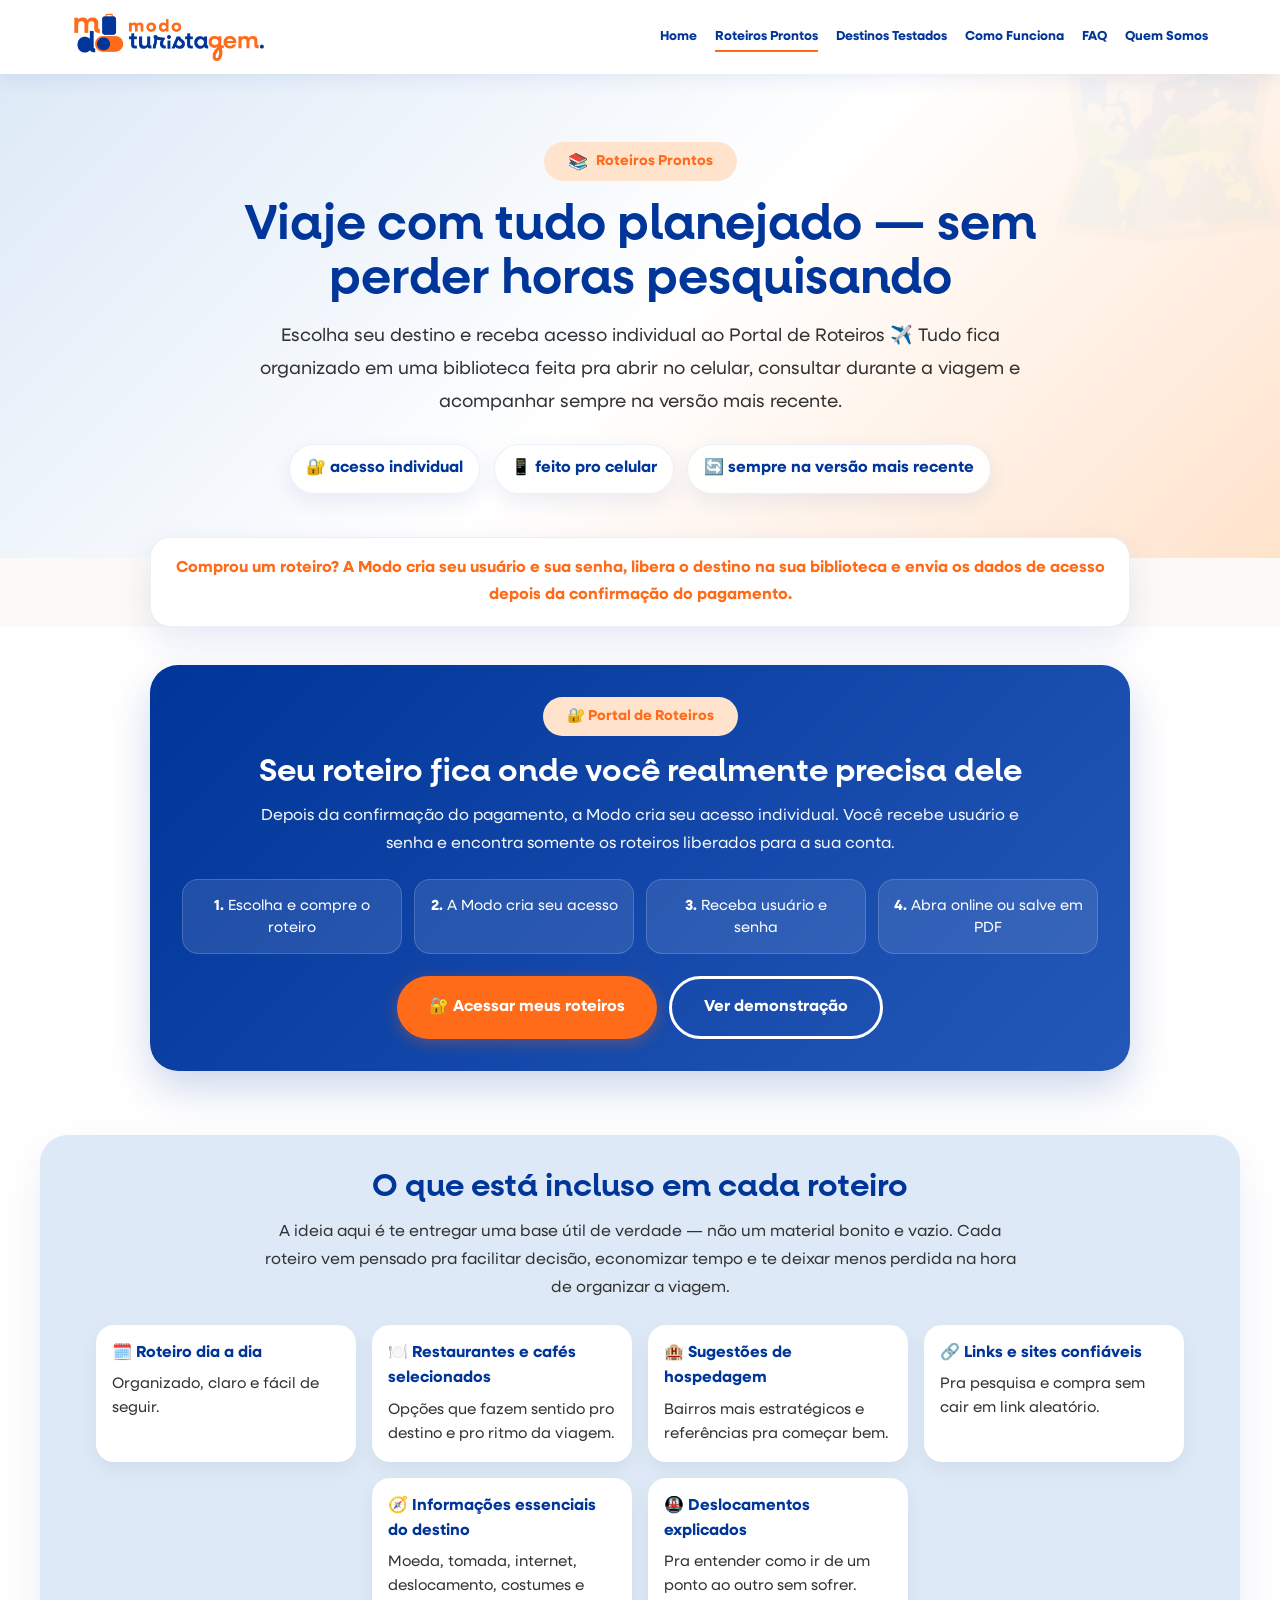
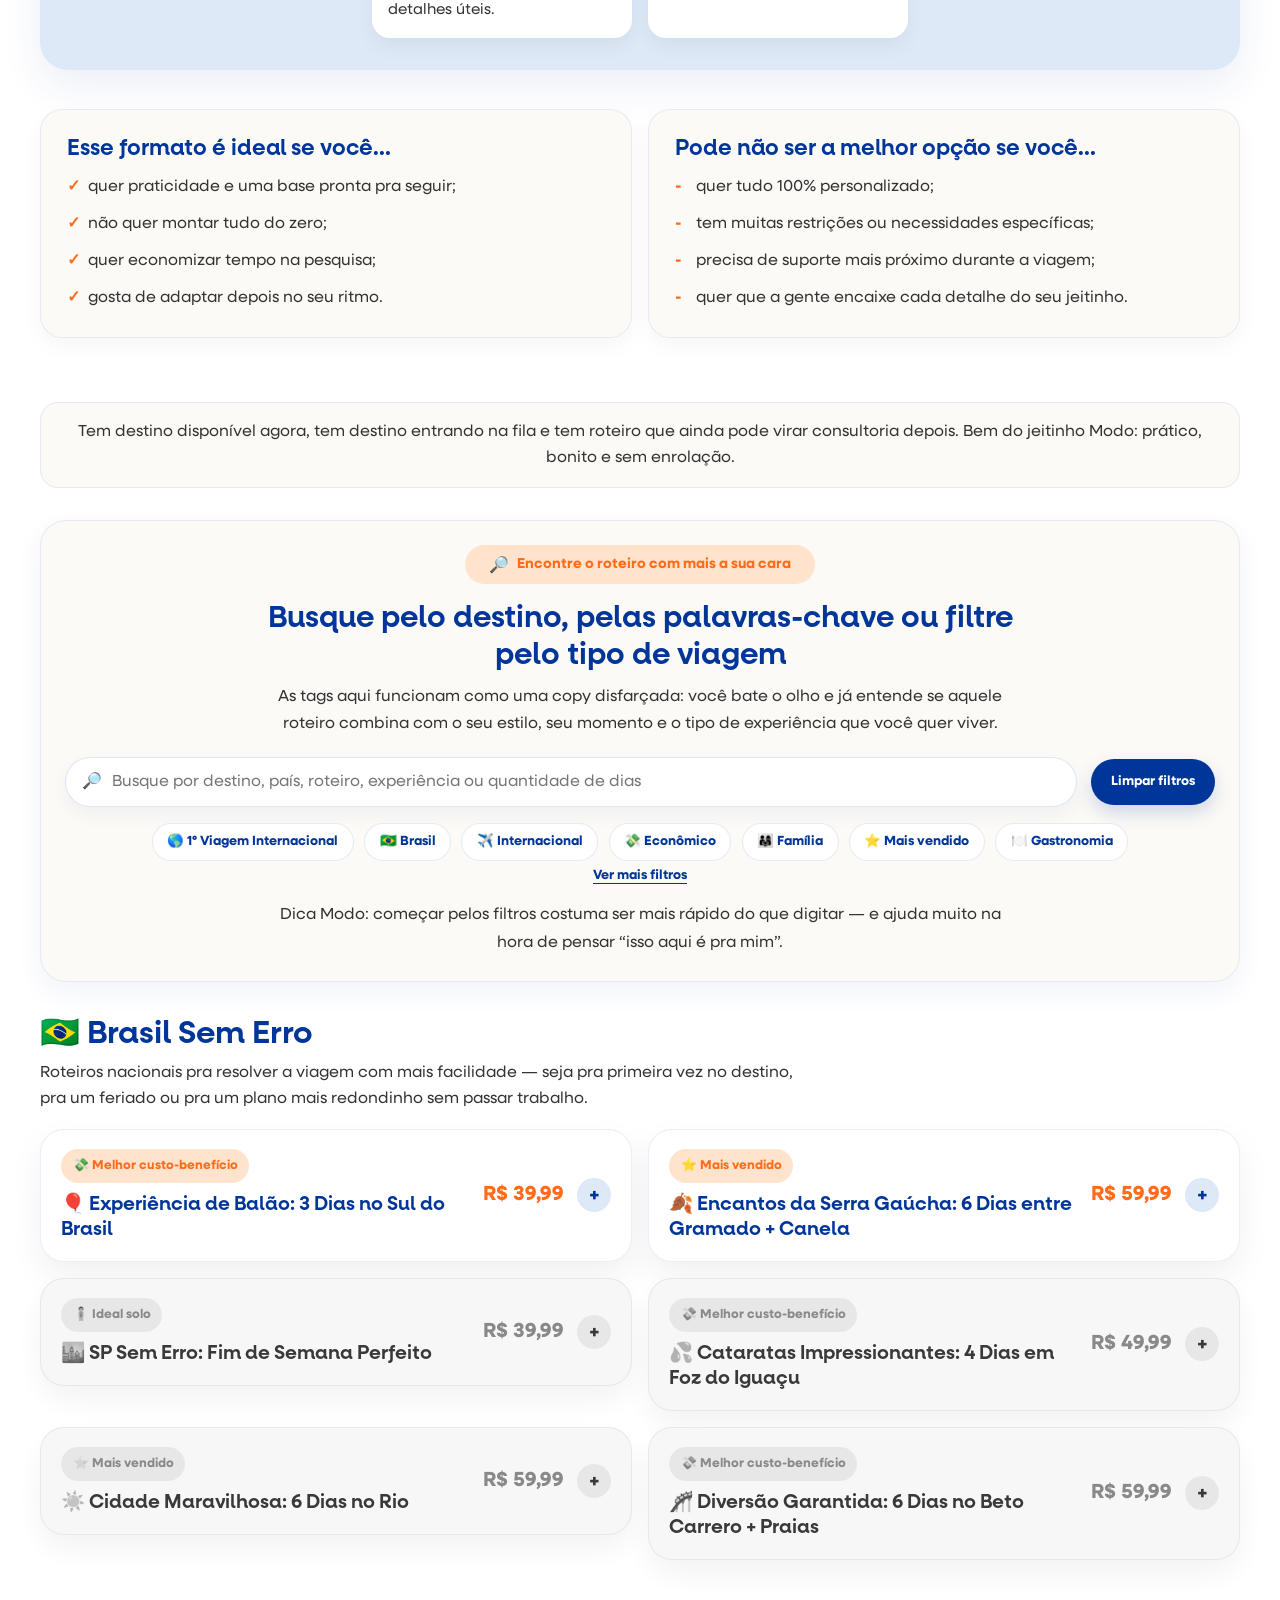
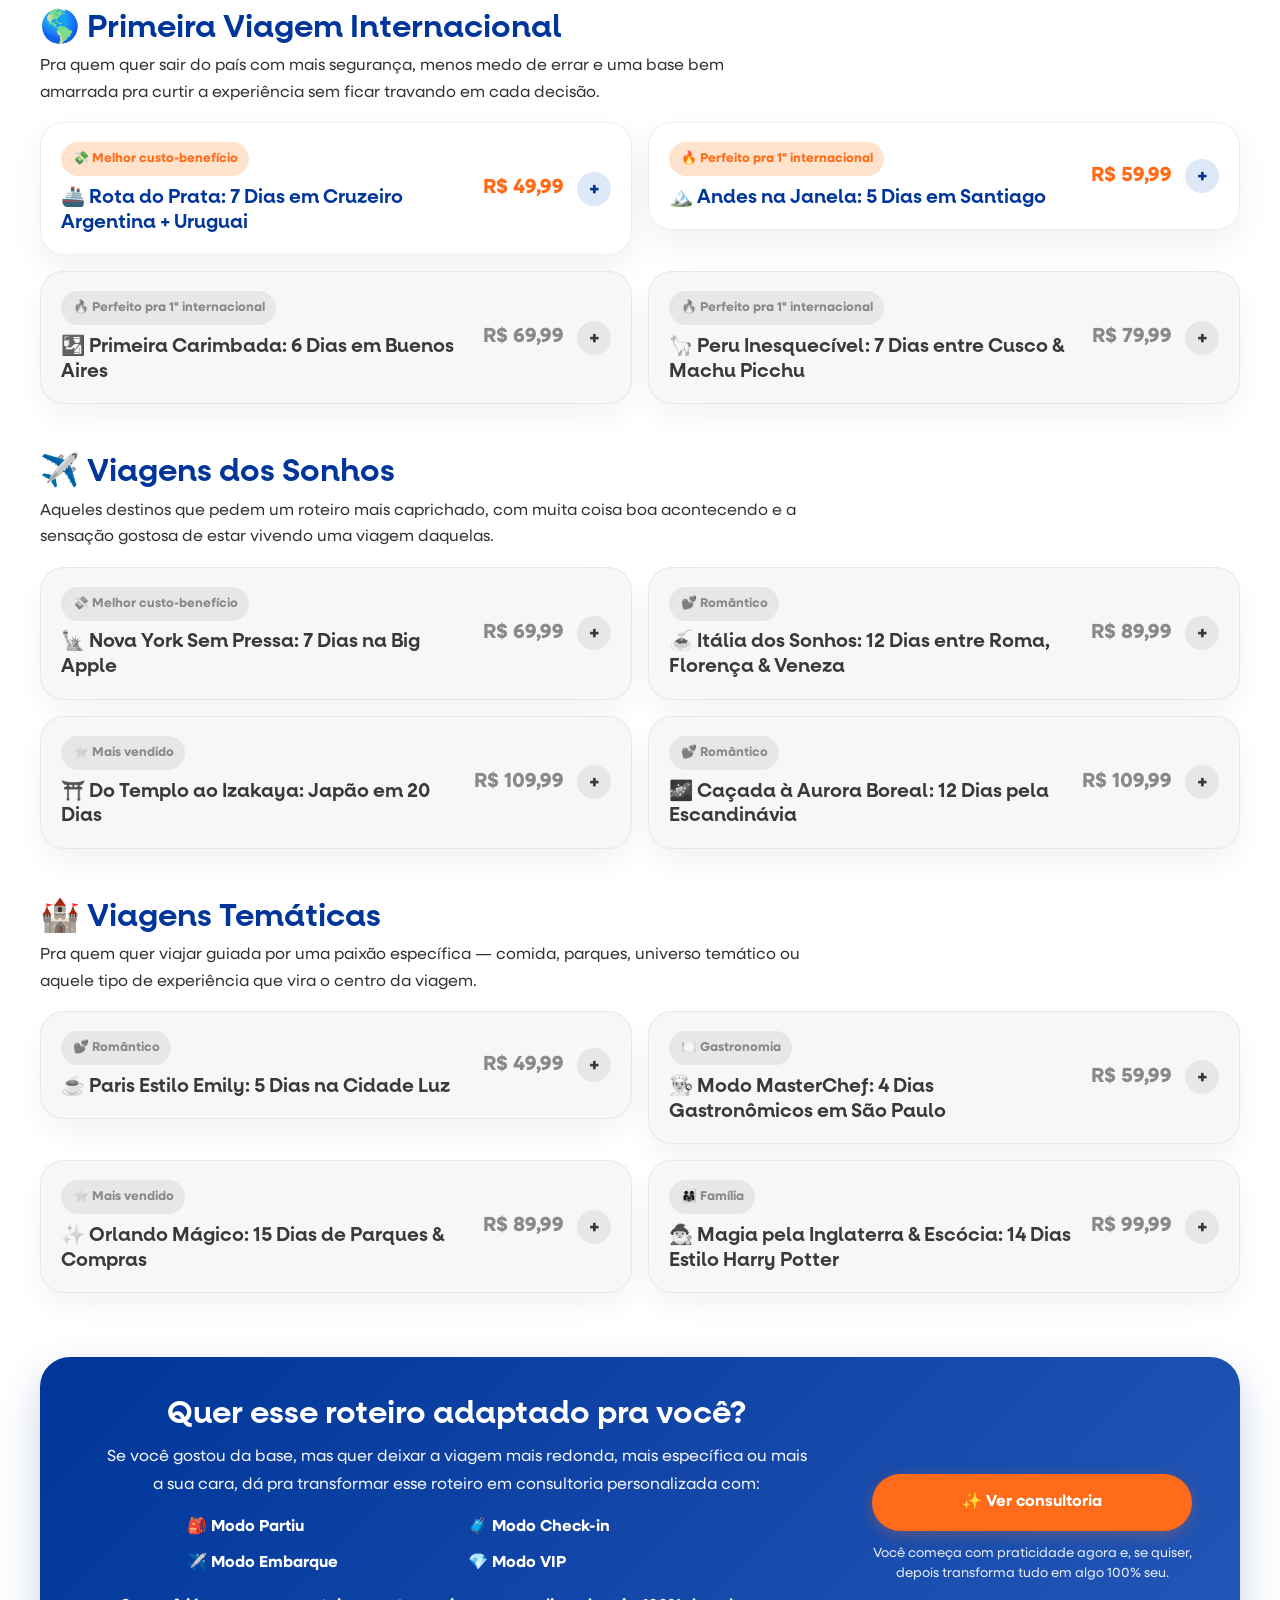
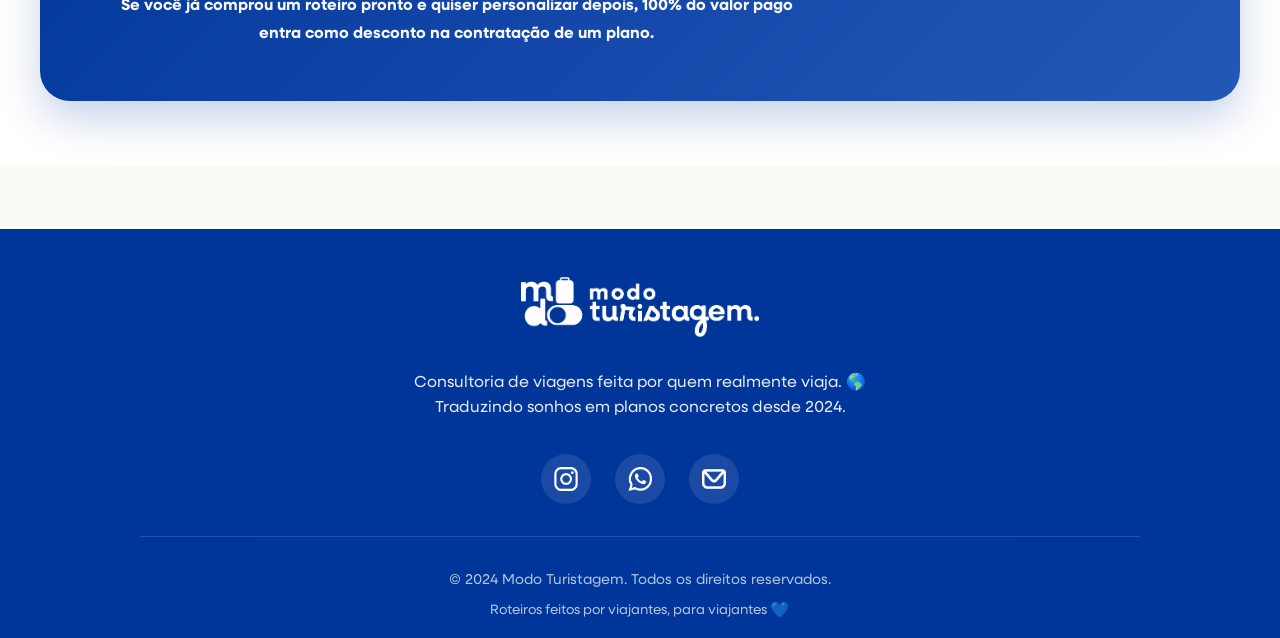
<file: roteiros-prontos.html>
<!DOCTYPE html>
<html lang="pt-BR">
<head>
  <meta charset="UTF-8" />
  <meta name="viewport" content="width=device-width, initial-scale=1.0" />
  <title>Roteiros Prontos | Modo Turistagem</title>

  <meta name="description" content="Escolha seu destino e acesse seu roteiro pelo Portal de Roteiros da Modo Turistagem, com usuário e senha, links organizados e atualizações no mesmo lugar." />
  <meta name="theme-color" content="#003599" />
  <link rel="canonical" href="https://modoturistagem.github.io/modo-turistagem/roteiros-prontos.html" />

  <meta property="og:locale" content="pt_BR" />
  <meta property="og:type" content="website" />
  <meta property="og:title" content="Roteiros Prontos | Modo Turistagem" />
  <meta property="og:description" content="Escolha seu destino e acesse seu roteiro pelo Portal de Roteiros, com uma biblioteca individual pronta para usar no celular." />
  <meta property="og:url" content="https://modoturistagem.github.io/modo-turistagem/roteiros-prontos.html" />
  <meta property="og:site_name" content="Modo Turistagem" />
  <meta property="og:image" content="https://modoturistagem.github.io/modo-turistagem/images/logotipo.png" />

  <meta name="twitter:card" content="summary_large_image" />
  <meta name="twitter:title" content="Roteiros Prontos | Modo Turistagem" />
  <meta name="twitter:description" content="Escolha seu destino e acesse seu roteiro pelo Portal de Roteiros, com uma biblioteca individual pronta para usar no celular." />
  <meta name="twitter:image" content="https://modoturistagem.github.io/modo-turistagem/images/logotipo.png" />

  <link rel="stylesheet" href="css/style.css" />

  <style>
    .social-icon-img{height:24px;width:auto;display:block}

    .roteiros-hero{
      margin-top:70px;
      padding:4.5rem 2rem 4rem;
      background:linear-gradient(135deg,var(--azul-claro) 0%, var(--branco) 52%, var(--laranja-claro) 100%);
      position:relative;
      overflow:hidden;
    }

    .roteiros-hero::before{
      content:'🗺️';
      position:absolute;
      top:-10px;
      right:-20px;
      font-size:13rem;
      line-height:1;
      opacity:.05;
      pointer-events:none;
    }

    .roteiros-hero .container{
      max-width:980px;
      text-align:center;
      position:relative;
      z-index:2;
    }

    .roteiros-hero h1{
      color:var(--azul);
      font-size:3.1rem;
      line-height:1.08;
      margin-bottom:1rem;
    }

    .roteiros-hero p{
      max-width:760px;
      margin:0 auto;
      color:var(--texto);
      line-height:1.8;
      font-size:1.14rem;
    }

    .hero-mini-actions{
      display:flex;
      justify-content:center;
      flex-wrap:wrap;
      gap:.85rem;
      margin-top:1.6rem;
    }

    .hero-pill{
      display:inline-flex;
      align-items:center;
      gap:.5rem;
      padding:.7rem 1rem;
      border-radius:999px;
      background:rgba(255,255,255,.9);
      color:var(--azul);
      font-weight:800;
      box-shadow:0 8px 22px rgba(0,53,153,.08);
      border:1px solid rgba(0,53,153,.08);
    }

    .roteiros-note{
      max-width:980px;
      margin:-1.35rem auto 0;
      background:var(--branco);
      border-radius:20px;
      padding:1.1rem 1.3rem;
      box-shadow:0 14px 34px rgba(0,53,153,.10);
      border:1px solid rgba(0,53,153,.08);
      text-align:center;
      color:var(--azul);
      font-weight:700;
      line-height:1.65;
      position:relative;
      z-index:3;
    }

    .roteiro-inclusos{
      padding:4rem 2rem 2.4rem;
      background:var(--branco);
    }

    .roteiro-inclusos-card{
      max-width:1200px;
      margin:0 auto;
      background:var(--azul-claro);
      border-radius:28px;
      padding:2rem;
      box-shadow:0 16px 40px rgba(0,53,153,.08);
    }

    .roteiro-inclusos-card h2{
      color:var(--azul);
      font-size:2rem;
      text-align:center;
      margin-bottom:.8rem;
    }

    .roteiro-inclusos-card .intro{
      text-align:center;
      max-width:760px;
      margin:0 auto 1.4rem;
      line-height:1.75;
      color:var(--texto);
    }

    .inclusos-grid{
      display:grid;
      grid-template-columns:repeat(auto-fit,minmax(230px,1fr));
      gap:1rem;
    }

    .incluso-box{
      background:var(--branco);
      border-radius:18px;
      padding:1rem;
      box-shadow:0 8px 20px rgba(0,0,0,.05);
    }

    .incluso-box strong{
      display:block;
      color:var(--azul);
      margin-bottom:.35rem;
    }

    .incluso-box p{
      margin:0;
      color:var(--texto);
      line-height:1.58;
      font-size:.95rem;
    }

    .fit-section{
      padding:0 2rem 4rem;
      background:var(--branco);
    }

    .fit-grid{
      max-width:1200px;
      margin:0 auto;
      display:grid;
      grid-template-columns:1fr 1fr;
      gap:1rem;
    }

    .fit-card{
      background:var(--off-white);
      border-radius:22px;
      padding:1.6rem;
      border:1px solid rgba(0,53,153,.08);
      box-shadow:0 8px 22px rgba(0,0,0,.04);
    }

    .fit-card h3{
      color:var(--azul);
      font-size:1.4rem;
      margin-bottom:.75rem;
    }

    .fit-card ul{
      list-style:none;
      margin:0;
      padding:0;
      display:grid;
      gap:.65rem;
    }

    .fit-card li{
      position:relative;
      padding-left:1.35rem;
      line-height:1.65;
      color:var(--texto);
    }

    .fit-card.ideal li::before,
    .fit-card.nao-ideal li::before{
      position:absolute;
      left:0;
      top:0;
      font-weight:800;
    }

    .fit-card.ideal li::before{content:'✓'; color:var(--laranja)}
    .fit-card.nao-ideal li::before{content:'–'; color:var(--azul)}

    .categorias{
      padding:0 2rem 4rem;
      background:var(--branco);
    }

    .categoria-wrap{
      max-width:1200px;
      margin:0 auto;
    }

    .categoria-bloco + .categoria-bloco{margin-top:3rem}

    .categoria-head{
      margin-bottom:1rem;
    }

    .categoria-head h2{
      color:var(--azul);
      font-size:2rem;
      margin-bottom:.45rem;
      display:flex;
      align-items:center;
      gap:.55rem;
    }

    .categoria-head p{
      margin:0;
      color:var(--texto);
      line-height:1.65;
      max-width:760px;
    }

    .roteiros-grid{
      display:grid;
      grid-template-columns:repeat(auto-fit,minmax(280px,1fr));
      gap:1.4rem;
    }

    .roteiro-card{
      background:var(--branco);
      border:1px solid rgba(0,53,153,.08);
      border-radius:24px;
      padding:1.2rem;
      box-shadow:0 14px 34px rgba(0,0,0,.06);
      display:flex;
      flex-direction:column;
      gap:.9rem;
      transition:transform .25s ease, box-shadow .25s ease;
    }

    .roteiro-card:hover{
      transform:translateY(-5px);
      box-shadow:0 18px 42px rgba(0,0,0,.09);
    }

    .card-top{
      display:flex;
      align-items:flex-start;
      justify-content:space-between;
      gap:.75rem;
    }

    .selo-modo{
      display:inline-flex;
      align-items:center;
      justify-content:center;
      width:max-content;
      padding:.48rem .8rem;
      border-radius:999px;
      background:var(--azul-claro);
      color:var(--azul);
      font-size:.8rem;
      font-weight:800;
    }

    .badge{
      display:inline-flex;
      align-items:center;
      justify-content:center;
      width:max-content;
      padding:.42rem .72rem;
      border-radius:999px;
      background:var(--laranja-claro);
      color:var(--laranja);
      font-size:.8rem;
      font-weight:800;
      text-align:center;
    }

    .roteiro-card h3{
      color:var(--azul);
      font-size:1.36rem;
      line-height:1.25;
      margin:0;
    }

    .preco{
      color:var(--laranja);
      font-size:1.7rem;
      font-weight:900;
      line-height:1;
    }

    .disponibilidade{
      color:var(--texto);
      font-size:.94rem;
      line-height:1.6;
      margin-top:-.2rem;
    }

    .topicos{
      display:flex;
      flex-wrap:wrap;
      gap:.55rem;
    }

    .topico{
      background:var(--off-white);
      border:1px solid rgba(0,53,153,.08);
      border-radius:999px;
      padding:.45rem .72rem;
      font-size:.86rem;
      color:var(--texto);
      line-height:1.3;
    }

    .roteiro-card .mini-copy{
      margin:0;
      color:var(--texto);
      line-height:1.68;
      font-size:.96rem;
    }

    .botoes-roteiro{
      display:flex;
      flex-direction:column;
      gap:.55rem;
      margin-top:auto;
    }

    .pagamento-sub{
      text-align:center;
      margin-top:-.2rem;
    }

    .btn-disabled{
      filter:saturate(0);
    }

    .roteiro-card.em-breve{
      filter:saturate(0);
      opacity:.92;
      background:#f7f7f7;
    }

    .roteiro-card.em-breve .mini-copy{
      color:#555;
    }

    .atualizacao-note{
      max-width:1200px;
      margin:0 auto 2rem;
      background:var(--off-white);
      border-radius:18px;
      padding:1rem 1.15rem;
      text-align:center;
      color:var(--texto);
      line-height:1.65;
      border:1px solid rgba(0,53,153,.08);
    }

    .upsell{
      padding:0 2rem 4rem;
      background:var(--branco);
    }

    .upsell-box{
      max-width:1200px;
      margin:0 auto;
      background:linear-gradient(135deg,var(--azul) 0%, #2458B8 100%);
      color:var(--branco);
      border-radius:30px;
      padding:2.3rem;
      display:flex;
      align-items:center;
      justify-content:space-between;
      gap:1.5rem;
      flex-wrap:wrap;
      box-shadow:0 18px 42px rgba(0,53,153,.22);
    }

    .upsell-copy{
      flex:1 1 540px;
    }

    .upsell-copy h2{
      color:var(--branco);
      font-size:2rem;
      margin-bottom:.7rem;
    }

    .upsell-copy p{
      margin:0 0 1rem;
      opacity:.96;
      line-height:1.75;
      max-width:700px;
    }

    .upsell-list{
      list-style:none;
      margin:0;
      padding:0;
      display:grid;
      gap:.55rem;
    }

    .upsell-list li{
      line-height:1.55;
      font-weight:700;
    }

    .upsell-action{
      flex:0 1 260px;
      display:flex;
      flex-direction:column;
      gap:.8rem;
    }

    .upsell-action .btn-primary{
      background:var(--laranja);
      width:100%;
    }

    .upsell-action small{
      text-align:center;
      opacity:.9;
      line-height:1.5;
    }

    @media (max-width: 900px){
      .fit-grid{grid-template-columns:1fr}
      .roteiros-hero h1{font-size:2.5rem}
    }

    @media (max-width: 768px){
      .roteiros-hero,
      .roteiro-inclusos,
      .fit-section,
      .categorias,
      .upsell{padding-left:1rem;padding-right:1rem}
      .roteiros-hero{padding-top:4rem}
      .roteiros-note{margin:-1rem 1rem 0}
      .roteiro-inclusos-card,
      .upsell-box{padding:1.35rem}
      .categoria-head h2{font-size:1.6rem}
      .roteiros-grid{grid-template-columns:1fr}
    }
  
    /* ===== ajustes novos ===== */
    .inclusos-grid{
      display:flex;
      flex-wrap:wrap;
      justify-content:center;
      gap:1rem;
    }

    .incluso-box{
      flex:0 1 240px;
      text-align:left;
    }

    .fit-card.nao-ideal li::before{content:'-'; color:var(--laranja)}

    .roteiros-grid{
      display:grid;
      grid-template-columns:1fr;
      gap:1rem;
    }

    .roteiro-details{
      background:var(--branco);
      border:1px solid rgba(0,53,153,.08);
      border-radius:24px;
      box-shadow:0 14px 34px rgba(0,0,0,.06);
      overflow:hidden;
      transition:border-color .25s ease, box-shadow .25s ease;
    }

    .roteiro-details:hover{
      border-color:rgba(255,107,24,.25);
      box-shadow:0 18px 42px rgba(0,0,0,.08);
    }

    .roteiro-details.em-breve{
      filter:saturate(0);
      opacity:.96;
      background:#f7f7f7;
    }

    .roteiro-summary{
      list-style:none;
      cursor:pointer;
      display:flex;
      align-items:center;
      justify-content:space-between;
      gap:1rem;
      padding:1.2rem 1.25rem;
    }

    .roteiro-summary::-webkit-details-marker{display:none}

    .roteiro-summary-copy{
      display:flex;
      flex-direction:column;
      gap:.55rem;
      min-width:0;
      flex:1 1 auto;
    }

    .roteiro-summary-copy h3{
      margin:0;
      color:var(--azul);
      font-size:1.22rem;
      line-height:1.28;
    }

    .roteiro-summary-meta{
      display:flex;
      align-items:center;
      gap:.8rem;
      flex-shrink:0;
    }

    .roteiro-summary .badge{
      align-self:flex-start;
      background:var(--laranja-claro);
      color:var(--laranja);
    }

    .roteiro-summary .preco{
      color:var(--laranja);
      font-size:1.28rem;
      font-weight:900;
      white-space:nowrap;
    }

    .roteiro-expand{
      width:34px;
      height:34px;
      border-radius:999px;
      background:var(--azul-claro);
      color:var(--azul);
      display:inline-flex;
      align-items:center;
      justify-content:center;
      font-size:1.25rem;
      font-weight:800;
      line-height:1;
      flex-shrink:0;
      transition:transform .25s ease;
    }

    .roteiro-details[open] .roteiro-expand{
      transform:rotate(45deg);
    }

    .roteiro-body{
      padding:0 1.25rem 1.25rem;
      color:var(--texto);
    }

    .roteiro-status{
      color:var(--azul);
      font-weight:800;
      line-height:1.6;
      margin-bottom:.9rem;
    }

    .topicos{
      display:flex;
      flex-wrap:wrap;
      gap:.55rem;
      margin-bottom:.95rem;
    }

    .topico{
      background:var(--off-white);
      border:1px solid rgba(0,53,153,.08);
      border-radius:999px;
      padding:.45rem .72rem;
      font-size:.86rem;
      color:var(--texto);
      line-height:1.3;
    }

    .mini-copy{
      margin:0;
      color:var(--texto);
      line-height:1.68;
      font-size:.96rem;
    }

    .botoes-roteiro{
      display:flex;
      flex-direction:column;
      gap:.55rem;
      margin-top:1rem;
    }

    .upsell-box{
      text-align:center;
      justify-content:center;
    }

    .upsell-copy{
      flex:0 1 760px;
      text-align:center;
    }

    .upsell-copy p{
      margin-left:auto;
      margin-right:auto;
    }

    .upsell-list{
      justify-items:center;
      max-width:360px;
      margin:0 auto;
    }

    .upsell-discount{
      margin-top:1rem !important;
      max-width:760px;
    }

    .upsell-action{
      flex:0 1 auto;
      margin:0 auto;
      align-items:center;
      width:100%;
      max-width:320px;
    }

    .upsell-action small{
      max-width:340px;
    }

    @media (max-width: 768px){
      .roteiro-summary{
        padding:1rem;
        align-items:flex-start;
        flex-direction:column;
      }

      .roteiro-summary-meta{
        width:100%;
        justify-content:space-between;
      }

      .roteiro-summary-copy h3{font-size:1.08rem}
      .roteiro-summary .preco{font-size:1.12rem}
      .roteiro-body{padding:0 1rem 1rem}
      .incluso-box{flex:1 1 100%}
    }


    .roteiros-discovery-card{
      background:var(--off-white);
      border:1px solid rgba(0,53,153,.08);
      border-radius:26px;
      padding:1.5rem;
      box-shadow:0 10px 28px rgba(0,53,153,.06);
      margin-bottom:2rem;
    }

    .roteiros-discovery-copy{
      text-align:center;
      max-width:760px;
      margin:0 auto 1.15rem;
    }

    .roteiros-discovery-copy h2{
      color:var(--azul);
      font-size:1.9rem;
      margin-bottom:.65rem;
    }

    .roteiros-discovery-copy p,
    .search-helper,
    .no-results{
      color:var(--texto);
      line-height:1.72;
    }

    .roteiros-search-row{
      display:grid;
      grid-template-columns:minmax(0,1fr) auto;
      gap:.85rem;
      align-items:center;
      margin-bottom:1rem;
    }

    .search-input-wrap{
      display:flex;
      align-items:center;
      gap:.6rem;
      background:var(--branco);
      border:1px solid rgba(0,53,153,.12);
      border-radius:999px;
      padding:.9rem 1rem;
      box-shadow:0 8px 18px rgba(0,53,153,.05);
    }

    .search-input-wrap:focus-within{
      border-color:rgba(255,107,24,.55);
      box-shadow:0 10px 22px rgba(255,107,24,.12);
    }

    .search-icon{
      font-size:1rem;
      line-height:1;
      flex:0 0 auto;
    }

    .search-input-wrap input{
      border:none;
      outline:none;
      width:100%;
      background:transparent;
      color:var(--texto);
      font-size:1rem;
    }

    .clear-filters{
      border:none;
      border-radius:999px;
      background:var(--azul);
      color:var(--branco);
      padding:.95rem 1.25rem;
      font-weight:800;
      cursor:pointer;
      transition:transform .2s ease, box-shadow .2s ease;
      box-shadow:0 8px 18px rgba(0,53,153,.18);
    }

    .clear-filters:hover{
      transform:translateY(-2px);
      box-shadow:0 12px 24px rgba(0,53,153,.22);
    }

    .filter-chip-wrap{
      display:flex;
      flex-wrap:wrap;
      justify-content:center;
      gap:.65rem;
      margin-bottom:.85rem;
    }

    .chip-filter,
    .filter-tag{
      border:1px solid rgba(0,53,153,.10);
      background:var(--branco);
      color:var(--azul);
      border-radius:999px;
      padding:.62rem .9rem;
      font-weight:700;
      line-height:1.2;
      cursor:pointer;
      transition:all .2s ease;
    }

    .chip-filter:hover,
    .filter-tag:hover{
      border-color:rgba(255,107,24,.45);
      transform:translateY(-1px);
    }

    .chip-filter.is-active,
    .filter-tag.is-active{
      background:var(--azul);
      color:var(--branco);
      border-color:var(--azul);
      box-shadow:0 10px 24px rgba(0,53,153,.18);
    }

    .search-helper,
    .no-results{
      text-align:center;
      margin:0 auto;
      max-width:760px;
    }

    .no-results{
      margin-top:.55rem;
      font-weight:700;
      color:var(--azul);
    }

    .roteiros-grid{
      display:grid;
      grid-template-columns:repeat(2, minmax(0,1fr));
      gap:1rem;
      align-items:start;
    }

    .roteiro-details{
      height:max-content;
    }

    .roteiro-details.is-hidden,
    .categoria-bloco.is-hidden{
      display:none !important;
    }

    .roteiro-body .topicos{
      display:flex;
      flex-wrap:wrap;
      gap:.55rem;
      margin-bottom:.95rem;
    }

    .roteiro-body .topico{
      background:var(--off-white);
      color:var(--texto);
      font-size:.86rem;
      border:1px solid rgba(0,53,153,.08);
    }

    @media (max-width: 992px){
      .roteiros-grid{
        grid-template-columns:1fr;
      }
    }

    @media (max-width: 768px){
      .roteiros-discovery-card{
        padding:1.1rem;
        border-radius:22px;
      }

      .roteiros-discovery-copy h2{
        font-size:1.55rem;
      }

      .roteiros-search-row{
        grid-template-columns:1fr;
      }

      .clear-filters{
        width:100%;
      }

      .filter-chip-wrap{
        justify-content:flex-start;
      }

      .roteiros-grid{
        grid-template-columns:1fr;
      }
    }

  </style>

  <style>
    .roteiros-note{
      color:var(--laranja) !important;
      font-weight:800;
    }

    .filter-chip-wrap--primary{
      margin-bottom:.25rem;
    }

    .filter-chip-wrap--extra[hidden]{
      display:none !important;
    }

    .more-filters-row{
      display:flex;
      justify-content:center;
      margin-bottom:.95rem;
    }

    .more-filters-btn{
      border:none;
      background:transparent;
      color:var(--azul);
      font-weight:800;
      text-decoration:underline;
      text-underline-offset:4px;
      cursor:pointer;
      padding:.2rem .35rem;
    }

    .more-filters-btn:hover{
      color:var(--laranja);
    }

    .upsell-list{
      grid-template-columns:repeat(2,minmax(0,1fr));
      max-width:540px;
      margin:0.15rem auto 0;
      gap:.7rem 1.4rem;
      text-align:left;
    }

    .upsell-list li{
      width:100%;
    }

    .upsell-discount{
      text-align:center;
    }

    @media (max-width: 768px){
      .upsell-list{
        grid-template-columns:1fr;
        max-width:320px;
      }

      .more-filters-row{
        justify-content:flex-start;
      }
    }
  </style>


  <style>
    .portal-access-section{
      padding:2.4rem 2rem 0;
      background:var(--branco);
    }
    .portal-access-card{
      max-width:980px;
      margin:0 auto;
      padding:2rem;
      border-radius:28px;
      background:linear-gradient(135deg,var(--azul) 0%,#2458B8 100%);
      color:var(--branco);
      text-align:center;
      box-shadow:0 18px 42px rgba(0,53,153,.2);
    }
    .portal-access-card h2{
      color:var(--branco);
      font-size:2rem;
      margin-bottom:.7rem;
    }
    .portal-access-card p{
      max-width:760px;
      margin:0 auto;
      line-height:1.75;
      opacity:.96;
    }
    .portal-access-steps{
      display:grid;
      grid-template-columns:repeat(4,minmax(0,1fr));
      gap:.75rem;
      margin:1.35rem 0;
    }
    .portal-access-step{
      padding:.9rem;
      border-radius:16px;
      background:rgba(255,255,255,.1);
      border:1px solid rgba(255,255,255,.16);
      line-height:1.5;
      font-size:.92rem;
    }
    .portal-access-actions{
      display:flex;
      justify-content:center;
      flex-wrap:wrap;
      gap:.8rem;
    }
    .portal-access-actions .btn-secondary{
      border-color:var(--branco);
      color:var(--branco);
    }
    .portal-access-actions .btn-secondary:hover{
      background:var(--branco);
      color:var(--azul);
    }
    @media(max-width:768px){
      .portal-access-section{padding:1.5rem 1rem 0}
      .portal-access-card{padding:1.4rem;border-radius:22px}
      .portal-access-card h2{font-size:1.65rem}
      .portal-access-steps{grid-template-columns:1fr 1fr}
      .portal-access-actions{flex-direction:column}
      .portal-access-actions a{width:100%}
    }
    @media(max-width:480px){
      .portal-access-steps{grid-template-columns:1fr}
    }
  </style>

</head>
<body>
  <nav>
    <div class="nav-container">
      <a href="index.html" class="logo">
        <img src="images/logotipo.png" alt="Modo Turistagem" class="logo-img" />
      </a>

      <button class="mobile-menu" onclick="toggleMenu()" aria-label="Abrir menu">☰</button>

      <ul class="nav-links" id="navLinks">
        <li><a href="index.html">Home</a></li>
        <li><a href="roteiros-prontos.html" class="active">Roteiros Prontos</a></li>
        <li><a href="destinos.html">Destinos Testados</a></li>
        <li><a href="como-funciona.html">Como Funciona</a></li>
        <li><a href="faq.html">FAQ</a></li>
        <li><a href="quem-somos.html">Quem Somos</a></li>
</ul>
    </div>
  </nav>

  <section class="roteiros-hero">
    <div class="container fade-in">
      <span class="section-tag">
        <span class="emoji emoji-inline" aria-hidden="true">📚</span>
        Roteiros Prontos
      </span>

      <h1>Viaje com tudo planejado — sem perder horas pesquisando</h1>
      <p>Escolha seu destino e receba acesso individual ao Portal de Roteiros ✈️ Tudo fica organizado em uma biblioteca feita pra abrir no celular, consultar durante a viagem e acompanhar sempre na versão mais recente.</p>

      <div class="hero-mini-actions">
        <span class="hero-pill">🔐 acesso individual</span>
        <span class="hero-pill">📱 feito pro celular</span>
        <span class="hero-pill">🔄 sempre na versão mais recente</span>
      </div>
    </div>
  </section>

  <div class="roteiros-note fade-in">
    Comprou um roteiro? A Modo cria seu usuário e sua senha, libera o destino na sua biblioteca e envia os dados de acesso depois da confirmação do pagamento.
  </div>

  <section class="portal-access-section" aria-labelledby="portal-access-title">
    <div class="portal-access-card fade-in">
      <span class="section-tag">🔐 Portal de Roteiros</span>
      <h2 id="portal-access-title">Seu roteiro fica onde você realmente precisa dele</h2>
      <p>Depois da confirmação do pagamento, a Modo cria seu acesso individual. Você recebe usuário e senha e encontra somente os roteiros liberados para a sua conta.</p>
      <div class="portal-access-steps" aria-label="Como funciona o acesso">
        <div class="portal-access-step"><strong>1.</strong> Escolha e compre o roteiro</div>
        <div class="portal-access-step"><strong>2.</strong> A Modo cria seu acesso</div>
        <div class="portal-access-step"><strong>3.</strong> Receba usuário e senha</div>
        <div class="portal-access-step"><strong>4.</strong> Abra online ou salve em PDF</div>
      </div>
      <div class="portal-access-actions">
        <a href="portal/" class="btn-primary">🔐 Acessar meus roteiros</a>
        <a href="portal/dashboard.html?demo=1" class="btn-secondary">Ver demonstração</a>
      </div>
    </div>
  </section>


  <section class="roteiro-inclusos">
    <div class="roteiro-inclusos-card fade-in">
      <h2>O que está incluso em cada roteiro</h2>
      <p class="intro">A ideia aqui é te entregar uma base útil de verdade — não um material bonito e vazio. Cada roteiro vem pensado pra facilitar decisão, economizar tempo e te deixar menos perdida na hora de organizar a viagem.</p>

      <div class="inclusos-grid">
        <div class="incluso-box">
          <strong>🗓️ Roteiro dia a dia</strong>
          <p>Organizado, claro e fácil de seguir.</p>
        </div>

        <div class="incluso-box">
          <strong>🍽️ Restaurantes e cafés selecionados</strong>
          <p>Opções que fazem sentido pro destino e pro ritmo da viagem.</p>
        </div>

        <div class="incluso-box">
          <strong>🏨 Sugestões de hospedagem</strong>
          <p>Bairros mais estratégicos e referências pra começar bem.</p>
        </div>

        <div class="incluso-box">
          <strong>🔗 Links e sites confiáveis</strong>
          <p>Pra pesquisa e compra sem cair em link aleatório.</p>
        </div>

        <div class="incluso-box">
          <strong>🧭 Informações essenciais do destino</strong>
          <p>Moeda, tomada, internet, deslocamento, costumes e detalhes úteis.</p>
        </div>

        <div class="incluso-box">
          <strong>🚇 Deslocamentos explicados</strong>
          <p>Pra entender como ir de um ponto ao outro sem sofrer.</p>
        </div>
      </div>
    </div>
  </section>

  <section class="fit-section">
    <div class="fit-grid fade-in">
      <div class="fit-card ideal">
        <h3>Esse formato é ideal se você…</h3>
        <ul>
          <li>quer praticidade e uma base pronta pra seguir;</li>
          <li>não quer montar tudo do zero;</li>
          <li>quer economizar tempo na pesquisa;</li>
          <li>gosta de adaptar depois no seu ritmo.</li>
        </ul>
      </div>

      <div class="fit-card nao-ideal">
        <h3>Pode não ser a melhor opção se você…</h3>
        <ul>
          <li>quer tudo 100% personalizado;</li>
          <li>tem muitas restrições ou necessidades específicas;</li>
          <li>precisa de suporte mais próximo durante a viagem;</li>
          <li>quer que a gente encaixe cada detalhe do seu jeitinho.</li>
        </ul>
      </div>
    </div>
  </section>

  
  <section class="categorias">
    <div class="categoria-wrap">
      <div class="atualizacao-note fade-in">Tem destino disponível agora, tem destino entrando na fila e tem roteiro que ainda pode virar consultoria depois. Bem do jeitinho Modo: prático, bonito e sem enrolação.</div>

      <div class="roteiros-discovery-card fade-in">
        <div class="roteiros-discovery-copy">
          <span class="section-tag">
            <span class="emoji emoji-inline" aria-hidden="true">🔎</span>
            Encontre o roteiro com mais a sua cara
          </span>
          <h2>Busque pelo destino, pelas palavras-chave ou filtre pelo tipo de viagem</h2>
          <p>As tags aqui funcionam como uma copy disfarçada: você bate o olho e já entende se aquele roteiro combina com o seu estilo, seu momento e o tipo de experiência que você quer viver.</p>
        </div>

        <div class="roteiros-search-row">
          <label class="search-input-wrap" for="roteiroSearch">
            <span class="search-icon" aria-hidden="true">🔎</span>
            <input type="search" id="roteiroSearch" placeholder="Busque por destino, país, roteiro, experiência ou quantidade de dias" aria-label="Buscar roteiros" />
          </label>
          <button type="button" class="clear-filters" id="clearRoteiroFilters">Limpar filtros</button>
        </div>

        <div class="filter-chip-wrap filter-chip-wrap--primary" id="filterChipWrap">
<button type="button" class="chip-filter" data-tag="🌎 1° Viagem Internacional">🌎 1° Viagem Internacional</button>
<button type="button" class="chip-filter" data-tag="🇧🇷 Brasil">🇧🇷 Brasil</button>
<button type="button" class="chip-filter" data-tag="✈️ Internacional">✈️ Internacional</button>
<button type="button" class="chip-filter" data-tag="💸 Econômico">💸 Econômico</button>
<button type="button" class="chip-filter" data-tag="👨‍👩‍👧 Família">👨‍👩‍👧 Família</button>
<button type="button" class="chip-filter" data-tag="⭐ Mais vendido">⭐ Mais vendido</button>
<button type="button" class="chip-filter" data-tag="🍽️ Gastronomia">🍽️ Gastronomia</button>
        </div>

        <div class="more-filters-row">
          <button type="button" class="more-filters-btn" id="toggleExtraFilters">Ver mais filtros</button>
        </div>

        <div class="filter-chip-wrap filter-chip-wrap--extra" id="extraFilterWrap" hidden>
<button type="button" class="chip-filter" data-tag="🏙️ Urbano">🏙️ Urbano</button>
<button type="button" class="chip-filter" data-tag="❄️ Frio / Neve">❄️ Frio / Neve</button>
<button type="button" class="chip-filter" data-tag="🚢 Cruzeiro">🚢 Cruzeiro</button>
<button type="button" class="chip-filter" data-tag="🚆 Transporte eficiente">🚆 Transporte eficiente</button>
<button type="button" class="chip-filter" data-tag="🧭 Multi-cidades">🧭 Multi-cidades</button>
<button type="button" class="chip-filter" data-tag="⚡ Intenso">⚡ Intenso</button>
<button type="button" class="chip-filter" data-tag="📸 Paisagens icônicas">📸 Paisagens icônicas</button>
<button type="button" class="chip-filter" data-tag="⏱️ Viagem curta">⏱️ Viagem curta</button>
<button type="button" class="chip-filter" data-tag="👫 Amigos">👫 Amigos</button>
<button type="button" class="chip-filter" data-tag="💎 Conforto">💎 Conforto</button>
<button type="button" class="chip-filter" data-tag="🌴 Praia">🌴 Praia</button>
<button type="button" class="chip-filter" data-tag="🎭 Cultura / histórico">🎭 Cultura / histórico</button>
<button type="button" class="chip-filter" data-tag="🚶‍♂️ Fácil logística">🚶‍♂️ Fácil logística</button>
<button type="button" class="chip-filter" data-tag="💕 Romântico">💕 Romântico</button>
<button type="button" class="chip-filter" data-tag="🌿 Natureza">🌿 Natureza</button>
<button type="button" class="chip-filter" data-tag="🛍️ Compras">🛍️ Compras</button>
<button type="button" class="chip-filter" data-tag="🧍 Solo">🧍 Solo</button>
<button type="button" class="chip-filter" data-tag="🏰 Parques / atrações">🏰 Parques / atrações</button>
<button type="button" class="chip-filter" data-tag="💰 Custo-benefício">💰 Custo-benefício</button>
        </div>

        <p class="search-helper">Dica Modo: começar pelos filtros costuma ser mais rápido do que digitar — e ajuda muito na hora de pensar “isso aqui é pra mim”.</p>
        <p class="no-results" id="noResults" hidden>Nenhum roteiro apareceu com essa combinação. Tenta limpar os filtros ou buscar por outro destino ✨</p>
      </div>

      <div class="categoria-bloco fade-in">
        <div class="categoria-head">
          <h2>🇧🇷 Brasil Sem Erro</h2>
          <p>Roteiros nacionais pra resolver a viagem com mais facilidade — seja pra primeira vez no destino, pra um feriado ou pra um plano mais redondinho sem passar trabalho.</p>
        </div>

        <div class="roteiros-grid">
<details class="roteiro-details disponivel" data-search="🎈 Experiência de Balão 3 dias no sul do Brasil balão litoral santa catarina rio grande do sul praia grande torres canion balão brasil romântico praia paisagens icônicas viagem curta economico" data-tags="🇧🇷 Brasil|💕 Romântico|🌴 Praia|📸 Paisagens icônicas|⏱️ Viagem curta|💸 Econômico">
  <summary class="roteiro-summary">
    <div class="roteiro-summary-copy">
      <span class="badge">💸 Melhor custo-benefício</span>
      <h3>🎈 Experiência de Balão: 3 Dias no Sul do Brasil</h3>
    </div>
    <div class="roteiro-summary-meta">
      <span class="preco">R$ 39,99</span>
      <span class="roteiro-expand" aria-hidden="true">+</span>
    </div>
  </summary>
  <div class="roteiro-body">
    <p class="roteiro-status">Disponível agora</p>
    <div class="topicos"><button type="button" class="topico filter-tag" data-tag="🇧🇷 Brasil">🇧🇷 Brasil</button><button type="button" class="topico filter-tag" data-tag="💕 Romântico">💕 Romântico</button><button type="button" class="topico filter-tag" data-tag="🌴 Praia">🌴 Praia</button><button type="button" class="topico filter-tag" data-tag="📸 Paisagens icônicas">📸 Paisagens icônicas</button><button type="button" class="topico filter-tag" data-tag="⏱️ Viagem curta">⏱️ Viagem curta</button><button type="button" class="topico filter-tag" data-tag="💸 Econômico">💸 Econômico</button></div>
    <p class="mini-copy">Pra quem quer uma escapada curtinha, bonita e diferente — com clima de viagem especial, paisagem linda e aquela sensação gostosa de viver algo memorável.</p>
    <div class="botoes-roteiro">
      <a href="https://wa.me/5549991628403?text=Oi!%20Quero%20comprar%20o%20Roteiro%20Pronto%20Experi%C3%AAncia%20de%20Bal%C3%A3o.%20Pode%20me%20enviar%20o%20link%20de%20pagamento%3F" target="_blank" rel="noopener" class="btn-roteiro btn-mp">
        <img src="images/icons/mercadopago.png" alt="" class="btn-ico" />
        Comprar
      </a>
      <div class="pagamento-sub mp">Pix • Cartão à vista • Parcelado (com taxas)</div>
      <a href="https://wa.me/5549991628403?text=Oi!%20Quero%20comprar%20o%20Roteiro%20Pronto%20Experi%C3%AAncia%20de%20Bal%C3%A3o%20via%20Pix.%20Pode%20me%20enviar%20a%20chave%20e%20o%20valor%3F" target="_blank" rel="noopener noreferrer" class="btn-roteiro btn-pix">
        <img src="images/icons/whatsapp-logo.png" alt="" class="btn-ico" />
        Comprar via Pix
      </a>
      <div class="pagamento-sub pix">Acesso ao Portal enviado após a confirmação do pagamento</div>
    </div>
  </div>
</details>
<details class="roteiro-details disponivel" data-search="🍂 Encantos da Serra Gaúcha 6 dias entre Gramado Canela gramado canela natal luz snowland inverno rio grande do sul america do sul serra gaucha vinho vinicolas neve gastronomia familia conforto mais vendido" data-tags="🇧🇷 Brasil|❄️ Frio / Neve|🍽️ Gastronomia|👨‍👩‍👧 Família|💎 Conforto|⭐ Mais vendido">
  <summary class="roteiro-summary">
    <div class="roteiro-summary-copy">
      <span class="badge">⭐ Mais vendido</span>
      <h3>🍂 Encantos da Serra Gaúcha: 6 Dias entre Gramado + Canela</h3>
    </div>
    <div class="roteiro-summary-meta">
      <span class="preco">R$ 59,99</span>
      <span class="roteiro-expand" aria-hidden="true">+</span>
    </div>
  </summary>
  <div class="roteiro-body">
    <p class="roteiro-status">Disponível agora</p>
    <div class="topicos"><button type="button" class="topico filter-tag" data-tag="🇧🇷 Brasil">🇧🇷 Brasil</button><button type="button" class="topico filter-tag" data-tag="❄️ Frio / Neve">❄️ Frio / Neve</button><button type="button" class="topico filter-tag" data-tag="🍽️ Gastronomia">🍽️ Gastronomia</button><button type="button" class="topico filter-tag" data-tag="👨‍👩‍👧 Família">👨‍👩‍👧 Família</button><button type="button" class="topico filter-tag" data-tag="💎 Conforto">💎 Conforto</button><button type="button" class="topico filter-tag" data-tag="⭐ Mais vendido">⭐ Mais vendido</button></div>
    <p class="mini-copy">Perfeito pra quem quer uma viagem redondinha, charmosa e fácil de seguir — com atrações clássicas, cafés gostosos e deslocamentos mais claros.</p>
    <div class="botoes-roteiro">
      <a href="https://mpago.la/1v8ENBH" target="_blank" rel="noopener" class="btn-roteiro btn-mp">
        <img src="images/icons/mercadopago.png" alt="" class="btn-ico" />
        Comprar
      </a>
      <div class="pagamento-sub mp">Pix • Cartão à vista • Parcelado (com taxas)</div>
      <a href="https://wa.me/5549991628403?text=Oi!%20Quero%20comprar%20o%20Roteiro%20Pronto%20Encantos%20da%20Serra%20Ga%C3%BAcha%20via%20Pix.%20Pode%20me%20enviar%20a%20chave%20e%20o%20valor%3F" target="_blank" rel="noopener noreferrer" class="btn-roteiro btn-pix">
        <img src="images/icons/whatsapp-logo.png" alt="" class="btn-ico" />
        Comprar via Pix
      </a>
      <div class="pagamento-sub pix">Acesso ao Portal enviado após a confirmação do pagamento</div>
    </div>
  </div>
</details>
<details class="roteiro-details em-breve" data-search="🏙️ SP Sem Erro fim de semana perfeito sao paulo sp 2 dias dois dias vida noturna bate e volta restaurantes bares urbano viagem curta facil logistica solo brasil" data-tags="🇧🇷 Brasil|🏙️ Urbano|⏱️ Viagem curta|🚶‍♂️ Fácil logística|🧍 Solo">
  <summary class="roteiro-summary">
    <div class="roteiro-summary-copy">
      <span class="badge">🧍 Ideal solo</span>
      <h3>🏙️ SP Sem Erro: Fim de Semana Perfeito</h3>
    </div>
    <div class="roteiro-summary-meta">
      <span class="preco">R$ 39,99</span>
      <span class="roteiro-expand" aria-hidden="true">+</span>
    </div>
  </summary>
  <div class="roteiro-body">
    <p class="roteiro-status">Esse roteiro já entrou na fila — assim que estiver pronto, ele aparece aqui bonitinho.</p>
    <div class="topicos"><button type="button" class="topico filter-tag" data-tag="🇧🇷 Brasil">🇧🇷 Brasil</button><button type="button" class="topico filter-tag" data-tag="🏙️ Urbano">🏙️ Urbano</button><button type="button" class="topico filter-tag" data-tag="⏱️ Viagem curta">⏱️ Viagem curta</button><button type="button" class="topico filter-tag" data-tag="🚶‍♂️ Fácil logística">🚶‍♂️ Fácil logística</button><button type="button" class="topico filter-tag" data-tag="🧍 Solo">🧍 Solo</button></div>
    <p class="mini-copy">Esse roteiro já entrou na fila — assim que estiver pronto, ele aparece aqui bonitinho.</p>
    <div class="botoes-roteiro">
      <span class="btn-disabled">Em breve</span>
    </div>
  </div>
</details>
<details class="roteiro-details em-breve" data-search="💦 Cataratas Impressionantes 4 dias em Foz do Iguaçu foz do iguaçu parque das aves itaipu parana sul quatro dias natureza paisagens iconicas familia custo-beneficio brasil economico" data-tags="🇧🇷 Brasil|🌿 Natureza|📸 Paisagens icônicas|👨‍👩‍👧 Família|💰 Custo-benefício|💸 Econômico">
  <summary class="roteiro-summary">
    <div class="roteiro-summary-copy">
      <span class="badge">💸 Melhor custo-benefício</span>
      <h3>💦 Cataratas Impressionantes: 4 Dias em Foz do Iguaçu</h3>
    </div>
    <div class="roteiro-summary-meta">
      <span class="preco">R$ 49,99</span>
      <span class="roteiro-expand" aria-hidden="true">+</span>
    </div>
  </summary>
  <div class="roteiro-body">
    <p class="roteiro-status">Esse roteiro já entrou na fila — assim que estiver pronto, ele aparece aqui bonitinho.</p>
    <div class="topicos"><button type="button" class="topico filter-tag" data-tag="🇧🇷 Brasil">🇧🇷 Brasil</button><button type="button" class="topico filter-tag" data-tag="🌿 Natureza">🌿 Natureza</button><button type="button" class="topico filter-tag" data-tag="📸 Paisagens icônicas">📸 Paisagens icônicas</button><button type="button" class="topico filter-tag" data-tag="👨‍👩‍👧 Família">👨‍👩‍👧 Família</button><button type="button" class="topico filter-tag" data-tag="💰 Custo-benefício">💰 Custo-benefício</button><button type="button" class="topico filter-tag" data-tag="💸 Econômico">💸 Econômico</button></div>
    <p class="mini-copy">Esse roteiro já entrou na fila — assim que estiver pronto, ele aparece aqui bonitinho.</p>
    <div class="botoes-roteiro">
      <span class="btn-disabled">Em breve</span>
    </div>
  </div>
</details>
<details class="roteiro-details em-breve" data-search="☀️ Cidade Maravilhosa 6 dias no Rio rio de janeiro praia cristo redentor pao de acucar america do sul urbano paisagens iconicas mais vendido brasil" data-tags="🇧🇷 Brasil|🌴 Praia|🏙️ Urbano|📸 Paisagens icônicas|⭐ Mais vendido">
  <summary class="roteiro-summary">
    <div class="roteiro-summary-copy">
      <span class="badge">⭐ Mais vendido</span>
      <h3>☀️ Cidade Maravilhosa: 6 Dias no Rio</h3>
    </div>
    <div class="roteiro-summary-meta">
      <span class="preco">R$ 59,99</span>
      <span class="roteiro-expand" aria-hidden="true">+</span>
    </div>
  </summary>
  <div class="roteiro-body">
    <p class="roteiro-status">Esse roteiro já entrou na fila — assim que estiver pronto, ele aparece aqui bonitinho.</p>
    <div class="topicos"><button type="button" class="topico filter-tag" data-tag="🇧🇷 Brasil">🇧🇷 Brasil</button><button type="button" class="topico filter-tag" data-tag="🌴 Praia">🌴 Praia</button><button type="button" class="topico filter-tag" data-tag="🏙️ Urbano">🏙️ Urbano</button><button type="button" class="topico filter-tag" data-tag="📸 Paisagens icônicas">📸 Paisagens icônicas</button><button type="button" class="topico filter-tag" data-tag="⭐ Mais vendido">⭐ Mais vendido</button></div>
    <p class="mini-copy">Esse roteiro já entrou na fila — assim que estiver pronto, ele aparece aqui bonitinho.</p>
    <div class="botoes-roteiro">
      <span class="btn-disabled">Em breve</span>
    </div>
  </div>
</details>
<details class="roteiro-details em-breve" data-search="🎢 Diversão Garantida 6 dias no Beto Carrero praias beto carrero praia penha santa catarina parque familia criança litoral sul seis dias parques atracoes praia brasil custo-beneficio economico" data-tags="🇧🇷 Brasil|🏰 Parques / atrações|👨‍👩‍👧 Família|🌴 Praia|💰 Custo-benefício|💸 Econômico">
  <summary class="roteiro-summary">
    <div class="roteiro-summary-copy">
      <span class="badge">💸 Melhor custo-benefício</span>
      <h3>🎢 Diversão Garantida: 6 Dias no Beto Carrero + Praias</h3>
    </div>
    <div class="roteiro-summary-meta">
      <span class="preco">R$ 59,99</span>
      <span class="roteiro-expand" aria-hidden="true">+</span>
    </div>
  </summary>
  <div class="roteiro-body">
    <p class="roteiro-status">Esse roteiro já entrou na fila — assim que estiver pronto, ele aparece aqui bonitinho.</p>
    <div class="topicos"><button type="button" class="topico filter-tag" data-tag="🇧🇷 Brasil">🇧🇷 Brasil</button><button type="button" class="topico filter-tag" data-tag="🏰 Parques / atrações">🏰 Parques / atrações</button><button type="button" class="topico filter-tag" data-tag="👨‍👩‍👧 Família">👨‍👩‍👧 Família</button><button type="button" class="topico filter-tag" data-tag="🌴 Praia">🌴 Praia</button><button type="button" class="topico filter-tag" data-tag="💰 Custo-benefício">💰 Custo-benefício</button><button type="button" class="topico filter-tag" data-tag="💸 Econômico">💸 Econômico</button></div>
    <p class="mini-copy">Esse roteiro já entrou na fila — assim que estiver pronto, ele aparece aqui bonitinho.</p>
    <div class="botoes-roteiro">
      <span class="btn-disabled">Em breve</span>
    </div>
  </div>
</details>
        </div>
      </div>

      <div class="categoria-bloco fade-in">
        <div class="categoria-head">
          <h2>🌎 Primeira Viagem Internacional</h2>
          <p>Pra quem quer sair do país com mais segurança, menos medo de errar e uma base bem amarrada pra curtir a experiência sem ficar travando em cada decisão.</p>
        </div>

        <div class="roteiros-grid">
<details class="roteiro-details disponivel" data-search="🚢 Rota do Prata 7 dias em cruzeiro argentina uruguai cruzeiro argentina uruguai america do sul navio buenos aires montevideo itajai santos internacional 1 viagem internacional facil logistica economico custo-beneficio romantico" data-tags="🌎 1° Viagem Internacional|✈️ Internacional|🚢 Cruzeiro|🚶‍♂️ Fácil logística|💸 Econômico|💕 Romântico">
  <summary class="roteiro-summary">
    <div class="roteiro-summary-copy">
      <span class="badge">💸 Melhor custo-benefício</span>
      <h3>🚢 Rota do Prata: 7 Dias em Cruzeiro Argentina + Uruguai</h3>
    </div>
    <div class="roteiro-summary-meta">
      <span class="preco">R$ 49,99</span>
      <span class="roteiro-expand" aria-hidden="true">+</span>
    </div>
  </summary>
  <div class="roteiro-body">
    <p class="roteiro-status">Disponível agora</p>
    <div class="topicos"><button type="button" class="topico filter-tag" data-tag="🌎 1° Viagem Internacional">🌎 1° Viagem Internacional</button><button type="button" class="topico filter-tag" data-tag="✈️ Internacional">✈️ Internacional</button><button type="button" class="topico filter-tag" data-tag="🚢 Cruzeiro">🚢 Cruzeiro</button><button type="button" class="topico filter-tag" data-tag="🚶‍♂️ Fácil logística">🚶‍♂️ Fácil logística</button><button type="button" class="topico filter-tag" data-tag="💸 Econômico">💸 Econômico</button><button type="button" class="topico filter-tag" data-tag="💕 Romântico">💕 Romântico</button></div>
    <p class="mini-copy">Uma forma prática e gostosa de fazer a primeira viagem internacional sem logística maluca — com portos, tempo e ritmo mais redondinhos.</p>
    <div class="botoes-roteiro">
      <a href="https://mpago.la/1monhF9" target="_blank" rel="noopener" class="btn-roteiro btn-mp">
        <img src="images/icons/mercadopago.png" alt="" class="btn-ico" />
        Comprar
      </a>
      <div class="pagamento-sub mp">Pix • Cartão à vista • Parcelado (com taxas)</div>
      <a href="https://wa.me/5549991628403?text=Oi!%20Quero%20comprar%20o%20Roteiro%20Pronto%20Rota%20do%20Prata%20via%20Pix.%20Pode%20me%20enviar%20a%20chave%20e%20o%20valor%3F" target="_blank" rel="noopener noreferrer" class="btn-roteiro btn-pix">
        <img src="images/icons/whatsapp-logo.png" alt="" class="btn-ico" />
        Comprar via Pix
      </a>
      <div class="pagamento-sub pix">Acesso ao Portal enviado após a confirmação do pagamento</div>
    </div>
  </div>
</details>
<details class="roteiro-details disponivel" data-search="🏔️ Andes na Janela 5 dias em Santiago santiago chile america do sul esqui inverno vinho vinicolas andes neve gastronomia transporte eficiente custo-beneficio internacional 1 viagem internacional" data-tags="🌎 1° Viagem Internacional|✈️ Internacional|❄️ Frio / Neve|🍽️ Gastronomia|🚆 Transporte eficiente|💰 Custo-benefício">
  <summary class="roteiro-summary">
    <div class="roteiro-summary-copy">
      <span class="badge">🔥 Perfeito pra 1ª internacional</span>
      <h3>🏔️ Andes na Janela: 5 Dias em Santiago</h3>
    </div>
    <div class="roteiro-summary-meta">
      <span class="preco">R$ 59,99</span>
      <span class="roteiro-expand" aria-hidden="true">+</span>
    </div>
  </summary>
  <div class="roteiro-body">
    <p class="roteiro-status">Disponível agora</p>
    <div class="topicos"><button type="button" class="topico filter-tag" data-tag="🌎 1° Viagem Internacional">🌎 1° Viagem Internacional</button><button type="button" class="topico filter-tag" data-tag="✈️ Internacional">✈️ Internacional</button><button type="button" class="topico filter-tag" data-tag="❄️ Frio / Neve">❄️ Frio / Neve</button><button type="button" class="topico filter-tag" data-tag="🍽️ Gastronomia">🍽️ Gastronomia</button><button type="button" class="topico filter-tag" data-tag="🚆 Transporte eficiente">🚆 Transporte eficiente</button><button type="button" class="topico filter-tag" data-tag="💰 Custo-benefício">💰 Custo-benefício</button></div>
    <p class="mini-copy">Um destino que funciona muito bem pra primeira internacional: cidade organizada, paisagem linda, vinho bom e deslocamentos mais simples.</p>
    <div class="botoes-roteiro">
      <a href="https://mpago.la/2eRhVqN" target="_blank" rel="noopener" class="btn-roteiro btn-mp">
        <img src="images/icons/mercadopago.png" alt="" class="btn-ico" />
        Comprar
      </a>
      <div class="pagamento-sub mp">Pix • Cartão à vista • Parcelado (com taxas)</div>
      <a href="https://wa.me/5549991628403?text=Oi!%20Quero%20comprar%20o%20Roteiro%20Pronto%20Santiago%20via%20Pix.%20Pode%20me%20enviar%20a%20chave%20e%20o%20valor%3F" target="_blank" rel="noopener noreferrer" class="btn-roteiro btn-pix">
        <img src="images/icons/whatsapp-logo.png" alt="" class="btn-ico" />
        Comprar via Pix
      </a>
      <div class="pagamento-sub pix">Acesso ao Portal enviado após a confirmação do pagamento</div>
    </div>
  </div>
</details>
<details class="roteiro-details em-breve" data-search="🛂 Primeira Carimbada 6 dias em Buenos Aires buenos aires argentina america do sul vinho tango gastronomia cultura historico facil logistica romantico internacional 1 viagem internacional" data-tags="🌎 1° Viagem Internacional|✈️ Internacional|🍽️ Gastronomia|🎭 Cultura / histórico|🚶‍♂️ Fácil logística|💕 Romântico">
  <summary class="roteiro-summary">
    <div class="roteiro-summary-copy">
      <span class="badge">🔥 Perfeito pra 1ª internacional</span>
      <h3>🛂 Primeira Carimbada: 6 Dias em Buenos Aires</h3>
    </div>
    <div class="roteiro-summary-meta">
      <span class="preco">R$ 69,99</span>
      <span class="roteiro-expand" aria-hidden="true">+</span>
    </div>
  </summary>
  <div class="roteiro-body">
    <p class="roteiro-status">Esse roteiro já entrou na fila — assim que estiver pronto, ele aparece aqui bonitinho.</p>
    <div class="topicos"><button type="button" class="topico filter-tag" data-tag="🌎 1° Viagem Internacional">🌎 1° Viagem Internacional</button><button type="button" class="topico filter-tag" data-tag="✈️ Internacional">✈️ Internacional</button><button type="button" class="topico filter-tag" data-tag="🍽️ Gastronomia">🍽️ Gastronomia</button><button type="button" class="topico filter-tag" data-tag="🎭 Cultura / histórico">🎭 Cultura / histórico</button><button type="button" class="topico filter-tag" data-tag="🚶‍♂️ Fácil logística">🚶‍♂️ Fácil logística</button><button type="button" class="topico filter-tag" data-tag="💕 Romântico">💕 Romântico</button></div>
    <p class="mini-copy">Esse roteiro já entrou na fila — assim que estiver pronto, ele aparece aqui bonitinho.</p>
    <div class="botoes-roteiro">
      <span class="btn-disabled">Em breve</span>
    </div>
  </div>
</details>
<details class="roteiro-details em-breve" data-search="🦙 Peru Inesquecível 7 dias entre Cusco Machu Picchu peru america do sul machu picchu cusco natureza paisagens iconicas multi-cidades intenso internacional 1 viagem internacional" data-tags="🌎 1° Viagem Internacional|✈️ Internacional|🌿 Natureza|📸 Paisagens icônicas|🧭 Multi-cidades|⚡ Intenso">
  <summary class="roteiro-summary">
    <div class="roteiro-summary-copy">
      <span class="badge">🔥 Perfeito pra 1ª internacional</span>
      <h3>🦙 Peru Inesquecível: 7 Dias entre Cusco &amp; Machu Picchu</h3>
    </div>
    <div class="roteiro-summary-meta">
      <span class="preco">R$ 79,99</span>
      <span class="roteiro-expand" aria-hidden="true">+</span>
    </div>
  </summary>
  <div class="roteiro-body">
    <p class="roteiro-status">Esse roteiro já entrou na fila — assim que estiver pronto, ele aparece aqui bonitinho.</p>
    <div class="topicos"><button type="button" class="topico filter-tag" data-tag="🌎 1° Viagem Internacional">🌎 1° Viagem Internacional</button><button type="button" class="topico filter-tag" data-tag="✈️ Internacional">✈️ Internacional</button><button type="button" class="topico filter-tag" data-tag="🌿 Natureza">🌿 Natureza</button><button type="button" class="topico filter-tag" data-tag="📸 Paisagens icônicas">📸 Paisagens icônicas</button><button type="button" class="topico filter-tag" data-tag="🧭 Multi-cidades">🧭 Multi-cidades</button><button type="button" class="topico filter-tag" data-tag="⚡ Intenso">⚡ Intenso</button></div>
    <p class="mini-copy">Esse roteiro já entrou na fila — assim que estiver pronto, ele aparece aqui bonitinho.</p>
    <div class="botoes-roteiro">
      <span class="btn-disabled">Em breve</span>
    </div>
  </div>
</details>
        </div>
      </div>

      <div class="categoria-bloco fade-in">
        <div class="categoria-head">
          <h2>✈️ Viagens dos Sonhos</h2>
          <p>Aqueles destinos que pedem um roteiro mais caprichado, com muita coisa boa acontecendo e a sensação gostosa de estar vivendo uma viagem daquelas.</p>
        </div>

        <div class="roteiros-grid">
<details class="roteiro-details em-breve" data-search="🗽 Nova York Sem Pressa 7 dias na Big Apple nova york nova iorque nyc ny manhattan EUA USA estados unidos america do norte compras urbano intenso transporte eficiente amigos internacional" data-tags="✈️ Internacional|🏙️ Urbano|🛍️ Compras|⚡ Intenso|🚆 Transporte eficiente|👫 Amigos">
  <summary class="roteiro-summary">
    <div class="roteiro-summary-copy">
      <span class="badge">💸 Melhor custo-benefício</span>
      <h3>🗽 Nova York Sem Pressa: 7 Dias na Big Apple</h3>
    </div>
    <div class="roteiro-summary-meta">
      <span class="preco">R$ 69,99</span>
      <span class="roteiro-expand" aria-hidden="true">+</span>
    </div>
  </summary>
  <div class="roteiro-body">
    <p class="roteiro-status">Esse roteiro já entrou na fila — assim que estiver pronto, ele aparece aqui bonitinho.</p>
    <div class="topicos"><button type="button" class="topico filter-tag" data-tag="✈️ Internacional">✈️ Internacional</button><button type="button" class="topico filter-tag" data-tag="🏙️ Urbano">🏙️ Urbano</button><button type="button" class="topico filter-tag" data-tag="🛍️ Compras">🛍️ Compras</button><button type="button" class="topico filter-tag" data-tag="⚡ Intenso">⚡ Intenso</button><button type="button" class="topico filter-tag" data-tag="🚆 Transporte eficiente">🚆 Transporte eficiente</button><button type="button" class="topico filter-tag" data-tag="👫 Amigos">👫 Amigos</button></div>
    <p class="mini-copy">Esse roteiro já entrou na fila — assim que estiver pronto, ele aparece aqui bonitinho.</p>
    <div class="botoes-roteiro">
      <span class="btn-disabled">Em breve</span>
    </div>
  </div>
</details>
<details class="roteiro-details em-breve" data-search="🍝 Itália dos Sonhos 12 dias entre Roma Florença Veneza italia europa coliseu mediterraneo roma florença pisa veneza verona gastronomia cultura historico romantico transporte eficiente multi-cidades internacional" data-tags="✈️ Internacional|🍽️ Gastronomia|🎭 Cultura / histórico|💕 Romântico|🚆 Transporte eficiente|🧭 Multi-cidades">
  <summary class="roteiro-summary">
    <div class="roteiro-summary-copy">
      <span class="badge">💕 Romântico</span>
      <h3>🍝 Itália dos Sonhos: 12 Dias entre Roma, Florença &amp; Veneza</h3>
    </div>
    <div class="roteiro-summary-meta">
      <span class="preco">R$ 89,99</span>
      <span class="roteiro-expand" aria-hidden="true">+</span>
    </div>
  </summary>
  <div class="roteiro-body">
    <p class="roteiro-status">Esse roteiro já entrou na fila — assim que estiver pronto, ele aparece aqui bonitinho.</p>
    <div class="topicos"><button type="button" class="topico filter-tag" data-tag="✈️ Internacional">✈️ Internacional</button><button type="button" class="topico filter-tag" data-tag="🍽️ Gastronomia">🍽️ Gastronomia</button><button type="button" class="topico filter-tag" data-tag="🎭 Cultura / histórico">🎭 Cultura / histórico</button><button type="button" class="topico filter-tag" data-tag="💕 Romântico">💕 Romântico</button><button type="button" class="topico filter-tag" data-tag="🚆 Transporte eficiente">🚆 Transporte eficiente</button><button type="button" class="topico filter-tag" data-tag="🧭 Multi-cidades">🧭 Multi-cidades</button></div>
    <p class="mini-copy">Esse roteiro já entrou na fila — assim que estiver pronto, ele aparece aqui bonitinho.</p>
    <div class="botoes-roteiro">
      <span class="btn-disabled">Em breve</span>
    </div>
  </div>
</details>
<details class="roteiro-details em-breve" data-search="⛩️ Do Templo ao Izakaya Japão em 20 dias japao tokyo osaka kyoto asia kobe nara hiroshima gastronomia cultura historico intenso multi-cidades mais vendido internacional" data-tags="✈️ Internacional|🍽️ Gastronomia|🎭 Cultura / histórico|⚡ Intenso|🧭 Multi-cidades|⭐ Mais vendido">
  <summary class="roteiro-summary">
    <div class="roteiro-summary-copy">
      <span class="badge">⭐ Mais vendido</span>
      <h3>⛩️ Do Templo ao Izakaya: Japão em 20 Dias</h3>
    </div>
    <div class="roteiro-summary-meta">
      <span class="preco">R$ 109,99</span>
      <span class="roteiro-expand" aria-hidden="true">+</span>
    </div>
  </summary>
  <div class="roteiro-body">
    <p class="roteiro-status">Esse roteiro já entrou na fila — assim que estiver pronto, ele aparece aqui bonitinho.</p>
    <div class="topicos"><button type="button" class="topico filter-tag" data-tag="✈️ Internacional">✈️ Internacional</button><button type="button" class="topico filter-tag" data-tag="🍽️ Gastronomia">🍽️ Gastronomia</button><button type="button" class="topico filter-tag" data-tag="🎭 Cultura / histórico">🎭 Cultura / histórico</button><button type="button" class="topico filter-tag" data-tag="⚡ Intenso">⚡ Intenso</button><button type="button" class="topico filter-tag" data-tag="🧭 Multi-cidades">🧭 Multi-cidades</button><button type="button" class="topico filter-tag" data-tag="⭐ Mais vendido">⭐ Mais vendido</button></div>
    <p class="mini-copy">Esse roteiro já entrou na fila — assim que estiver pronto, ele aparece aqui bonitinho.</p>
    <div class="botoes-roteiro">
      <span class="btn-disabled">Em breve</span>
    </div>
  </div>
</details>
<details class="roteiro-details em-breve" data-search="🌌 Caçada à Aurora Boreal 12 dias pela Escandinavia aurora boreal noruega suecia vikings islandia fiordes nordica reinos do norte romantico conforto paisagens iconicas multi-cidades frio neve internacional" data-tags="✈️ Internacional|💕 Romântico|💎 Conforto|📸 Paisagens icônicas|🧭 Multi-cidades|❄️ Frio / Neve">
  <summary class="roteiro-summary">
    <div class="roteiro-summary-copy">
      <span class="badge">💕 Romântico</span>
      <h3>🌌 Caçada à Aurora Boreal: 12 Dias pela Escandinávia</h3>
    </div>
    <div class="roteiro-summary-meta">
      <span class="preco">R$ 109,99</span>
      <span class="roteiro-expand" aria-hidden="true">+</span>
    </div>
  </summary>
  <div class="roteiro-body">
    <p class="roteiro-status">Esse roteiro já entrou na fila — assim que estiver pronto, ele aparece aqui bonitinho.</p>
    <div class="topicos"><button type="button" class="topico filter-tag" data-tag="✈️ Internacional">✈️ Internacional</button><button type="button" class="topico filter-tag" data-tag="💕 Romântico">💕 Romântico</button><button type="button" class="topico filter-tag" data-tag="💎 Conforto">💎 Conforto</button><button type="button" class="topico filter-tag" data-tag="📸 Paisagens icônicas">📸 Paisagens icônicas</button><button type="button" class="topico filter-tag" data-tag="🧭 Multi-cidades">🧭 Multi-cidades</button><button type="button" class="topico filter-tag" data-tag="❄️ Frio / Neve">❄️ Frio / Neve</button></div>
    <p class="mini-copy">Esse roteiro já entrou na fila — assim que estiver pronto, ele aparece aqui bonitinho.</p>
    <div class="botoes-roteiro">
      <span class="btn-disabled">Em breve</span>
    </div>
  </div>
</details>
        </div>
      </div>

      <div class="categoria-bloco fade-in">
        <div class="categoria-head">
          <h2>🏰 Viagens Temáticas</h2>
          <p>Pra quem quer viajar guiada por uma paixão específica — comida, parques, universo temático ou aquele tipo de experiência que vira o centro da viagem.</p>
        </div>

        <div class="roteiros-grid">
<details class="roteiro-details em-breve" data-search="☕ Paris Estilo Emily 5 dias na Cidade Luz paris frança europa emily in paris emily em paris viagem romantica gastronomia urbano viagem curta romantico internacional" data-tags="✈️ Internacional|🍽️ Gastronomia|🏙️ Urbano|⏱️ Viagem curta|💕 Romântico">
  <summary class="roteiro-summary">
    <div class="roteiro-summary-copy">
      <span class="badge">💕 Romântico</span>
      <h3>☕ Paris Estilo Emily: 5 Dias na Cidade Luz</h3>
    </div>
    <div class="roteiro-summary-meta">
      <span class="preco">R$ 49,99</span>
      <span class="roteiro-expand" aria-hidden="true">+</span>
    </div>
  </summary>
  <div class="roteiro-body">
    <p class="roteiro-status">Esse roteiro já entrou na fila — assim que estiver pronto, ele aparece aqui bonitinho.</p>
    <div class="topicos"><button type="button" class="topico filter-tag" data-tag="✈️ Internacional">✈️ Internacional</button><button type="button" class="topico filter-tag" data-tag="🍽️ Gastronomia">🍽️ Gastronomia</button><button type="button" class="topico filter-tag" data-tag="🏙️ Urbano">🏙️ Urbano</button><button type="button" class="topico filter-tag" data-tag="⏱️ Viagem curta">⏱️ Viagem curta</button><button type="button" class="topico filter-tag" data-tag="💕 Romântico">💕 Romântico</button></div>
    <p class="mini-copy">Esse roteiro já entrou na fila — assim que estiver pronto, ele aparece aqui bonitinho.</p>
    <div class="botoes-roteiro">
      <span class="btn-disabled">Em breve</span>
    </div>
  </div>
</details>
<details class="roteiro-details em-breve" data-search="👨‍🍳 Modo MasterChef 4 dias gastronômicos em São Paulo masterchef sp restaurantes quatro dias chefs experiencia gastronomica sao paulo urbano viagem curta amigos brasil" data-tags="🇧🇷 Brasil|🍽️ Gastronomia|🏙️ Urbano|⏱️ Viagem curta|👫 Amigos">
  <summary class="roteiro-summary">
    <div class="roteiro-summary-copy">
      <span class="badge">🍽️ Gastronomia</span>
      <h3>👨‍🍳 Modo MasterChef: 4 Dias Gastronômicos em São Paulo</h3>
    </div>
    <div class="roteiro-summary-meta">
      <span class="preco">R$ 59,99</span>
      <span class="roteiro-expand" aria-hidden="true">+</span>
    </div>
  </summary>
  <div class="roteiro-body">
    <p class="roteiro-status">Esse roteiro já entrou na fila — assim que estiver pronto, ele aparece aqui bonitinho.</p>
    <div class="topicos"><button type="button" class="topico filter-tag" data-tag="🇧🇷 Brasil">🇧🇷 Brasil</button><button type="button" class="topico filter-tag" data-tag="🍽️ Gastronomia">🍽️ Gastronomia</button><button type="button" class="topico filter-tag" data-tag="🏙️ Urbano">🏙️ Urbano</button><button type="button" class="topico filter-tag" data-tag="⏱️ Viagem curta">⏱️ Viagem curta</button><button type="button" class="topico filter-tag" data-tag="👫 Amigos">👫 Amigos</button></div>
    <p class="mini-copy">Esse roteiro já entrou na fila — assim que estiver pronto, ele aparece aqui bonitinho.</p>
    <div class="botoes-roteiro">
      <span class="btn-disabled">Em breve</span>
    </div>
  </div>
</details>
<details class="roteiro-details em-breve" data-search="✨ Orlando Mágico 15 dias de parques compras orlando disney parque universal harry poter harry potter mickey estados unidos EUA USA america do norte criança familia parques atracoes compras intenso internacional mais vendido" data-tags="✈️ Internacional|🏰 Parques / atrações|👨‍👩‍👧 Família|🛍️ Compras|⚡ Intenso|⭐ Mais vendido">
  <summary class="roteiro-summary">
    <div class="roteiro-summary-copy">
      <span class="badge">⭐ Mais vendido</span>
      <h3>✨ Orlando Mágico: 15 Dias de Parques &amp; Compras</h3>
    </div>
    <div class="roteiro-summary-meta">
      <span class="preco">R$ 89,99</span>
      <span class="roteiro-expand" aria-hidden="true">+</span>
    </div>
  </summary>
  <div class="roteiro-body">
    <p class="roteiro-status">Esse roteiro já entrou na fila — assim que estiver pronto, ele aparece aqui bonitinho.</p>
    <div class="topicos"><button type="button" class="topico filter-tag" data-tag="✈️ Internacional">✈️ Internacional</button><button type="button" class="topico filter-tag" data-tag="🏰 Parques / atrações">🏰 Parques / atrações</button><button type="button" class="topico filter-tag" data-tag="👨‍👩‍👧 Família">👨‍👩‍👧 Família</button><button type="button" class="topico filter-tag" data-tag="🛍️ Compras">🛍️ Compras</button><button type="button" class="topico filter-tag" data-tag="⚡ Intenso">⚡ Intenso</button><button type="button" class="topico filter-tag" data-tag="⭐ Mais vendido">⭐ Mais vendido</button></div>
    <p class="mini-copy">Esse roteiro já entrou na fila — assim que estiver pronto, ele aparece aqui bonitinho.</p>
    <div class="botoes-roteiro">
      <span class="btn-disabled">Em breve</span>
    </div>
  </div>
</details>
<details class="roteiro-details em-breve" data-search="🧙‍♂️ Magia pela Inglaterra Escócia 14 dias estilo Harry Potter harry potter londres edimburgo reino unido hogwarts europa paisagens iconicas multi-cidades transporte eficiente internacional familia" data-tags="✈️ Internacional|📸 Paisagens icônicas|🧭 Multi-cidades|🚆 Transporte eficiente|👨‍👩‍👧 Família">
  <summary class="roteiro-summary">
    <div class="roteiro-summary-copy">
      <span class="badge">👨‍👩‍👧 Família</span>
      <h3>🧙‍♂️ Magia pela Inglaterra &amp; Escócia: 14 Dias Estilo Harry Potter</h3>
    </div>
    <div class="roteiro-summary-meta">
      <span class="preco">R$ 99,99</span>
      <span class="roteiro-expand" aria-hidden="true">+</span>
    </div>
  </summary>
  <div class="roteiro-body">
    <p class="roteiro-status">Esse roteiro já entrou na fila — assim que estiver pronto, ele aparece aqui bonitinho.</p>
    <div class="topicos"><button type="button" class="topico filter-tag" data-tag="✈️ Internacional">✈️ Internacional</button><button type="button" class="topico filter-tag" data-tag="📸 Paisagens icônicas">📸 Paisagens icônicas</button><button type="button" class="topico filter-tag" data-tag="🧭 Multi-cidades">🧭 Multi-cidades</button><button type="button" class="topico filter-tag" data-tag="🚆 Transporte eficiente">🚆 Transporte eficiente</button><button type="button" class="topico filter-tag" data-tag="👨‍👩‍👧 Família">👨‍👩‍👧 Família</button></div>
    <p class="mini-copy">Esse roteiro já entrou na fila — assim que estiver pronto, ele aparece aqui bonitinho.</p>
    <div class="botoes-roteiro">
      <span class="btn-disabled">Em breve</span>
    </div>
  </div>
</details>
        </div>
      </div>

    </div>
  </section>

  <section class="upsell">
    <div class="upsell-box fade-in">
      <div class="upsell-copy">
        <h2>Quer esse roteiro adaptado pra você?</h2>
        <p>Se você gostou da base, mas quer deixar a viagem mais redonda, mais específica ou mais a sua cara, dá pra transformar esse roteiro em consultoria personalizada com:</p>

        <ul class="upsell-list">
          <li>🎒 Modo Partiu</li>
          <li>🧳 Modo Check-in</li>
          <li>✈️ Modo Embarque</li>
          <li>💎 Modo VIP</li>
        </ul>

        <p class="upsell-discount"><strong>Se você já comprou um roteiro pronto e quiser personalizar depois, 100% do valor pago entra como desconto na contratação de um plano.</strong></p>
      </div>

      <div class="upsell-action">
        <a href="index.html#planos" class="btn-primary">✨ Ver consultoria</a>
        <small>Você começa com praticidade agora e, se quiser, depois transforma tudo em algo 100% seu.</small>
      </div>
    </div>
  </section>
<footer>
    <div class="footer-content">
      <img src="images/LOGOTIPO%20branco.png" alt="Modo Turistagem" class="footer-logo" />

      <p class="footer-text">
        Consultoria de viagens feita por quem realmente viaja.
        <span class="emoji emoji-inline" aria-hidden="true">🌎</span><br />
        Traduzindo sonhos em planos concretos desde 2024.
      </p>

      <div class="social-links">
        <a href="https://instagram.com/modoturistagem" target="_blank" rel="noopener noreferrer" aria-label="Instagram">
          <img src="images/icons/instagram.png" alt="Instagram" class="social-icon-img" />
        </a>

        <a href="https://wa.me/5549991628403" target="_blank" rel="noopener noreferrer" aria-label="WhatsApp">
          <img src="images/icons/whatsapp.png" alt="WhatsApp" class="social-icon-img" />
        </a>

        <a href="mailto:modoturistagem@gmail.com" aria-label="E-mail">
          <img src="images/icons/email.png" alt="E-mail" class="social-icon-img" />
        </a>
      </div>

      <div class="footer-bottom">
        <p>© 2024 Modo Turistagem. Todos os direitos reservados.</p>
        <p style="margin-top: 0.5rem; font-size: 0.85rem; font-family: 'Neulis Sans', sans-serif !important;">
          Roteiros feitos por viajantes, para viajantes <span class="emoji emoji-inline" aria-hidden="true">💙</span>
        </p>
      </div>
    </div>
  </footer>

  
  <script>
    const observer = new IntersectionObserver((entries) => {
      entries.forEach((entry) => {
        if (entry.isIntersecting) entry.target.classList.add('visible');
      });
    }, { threshold: 0.1, rootMargin: '0px 0px -40px 0px' });

    document.querySelectorAll('.fade-in').forEach((el) => observer.observe(el));

    function toggleMenu() {
      const nav = document.getElementById('navLinks');
      if (nav) nav.classList.toggle('active');
    }

    const searchInput = document.getElementById('roteiroSearch');
    const clearButton = document.getElementById('clearRoteiroFilters');
    const toggleExtraFiltersButton = document.getElementById('toggleExtraFilters');
    const extraFilterWrap = document.getElementById('extraFilterWrap');
    const chipButtons = Array.from(document.querySelectorAll('.chip-filter'));
    const cardTagButtons = Array.from(document.querySelectorAll('.filter-tag'));
    const routeCards = Array.from(document.querySelectorAll('.roteiro-details'));
    const categoryBlocks = Array.from(document.querySelectorAll('.categoria-bloco'));
    const noResults = document.getElementById('noResults');
    const activeTags = new Set();

    function normalizeText(value) {
      return (value || '')
        .toLowerCase()
        .normalize('NFD')
        .replace(/[\u0300-\u036f]/g, '')
        .replace(/[^a-z0-9\s]/g, ' ')
        .replace(/\s+/g, ' ')
        .trim();
    }

    function getQueryTerms() {
      return normalizeText(searchInput.value).split(' ').filter(Boolean);
    }

    function syncChipStates() {
      const allButtons = [...chipButtons, ...cardTagButtons];
      allButtons.forEach((button) => {
        const tag = button.dataset.tag;
        button.classList.toggle('is-active', activeTags.has(tag));
      });
    }

    function filterRoutes() {
      const queryTerms = getQueryTerms();
      let visibleCount = 0;

      routeCards.forEach((card) => {
        const searchText = normalizeText(card.dataset.search || '');
        const tags = (card.dataset.tags || '').split('|').filter(Boolean);
        const matchesQuery = !queryTerms.length || queryTerms.every((term) => searchText.includes(normalizeText(term)));
        const matchesTags = !activeTags.size || Array.from(activeTags).every((tag) => tags.includes(tag));
        const shouldShow = matchesQuery && matchesTags;

        card.classList.toggle('is-hidden', !shouldShow);
        if (!shouldShow) card.removeAttribute('open');
        if (shouldShow) visibleCount += 1;
      });

      categoryBlocks.forEach((block) => {
        const hasVisibleCards = block.querySelector('.roteiro-details:not(.is-hidden)');
        block.classList.toggle('is-hidden', !hasVisibleCards);
      });

      if (noResults) noResults.hidden = visibleCount !== 0;
    }

    function toggleTag(tag) {
      if (activeTags.has(tag)) {
        activeTags.delete(tag);
      } else {
        activeTags.add(tag);
      }
      syncChipStates();
      filterRoutes();
    }

    chipButtons.forEach((button) => {
      button.addEventListener('click', () => toggleTag(button.dataset.tag));
    });

    cardTagButtons.forEach((button) => {
      button.addEventListener('click', (event) => {
        event.preventDefault();
        event.stopPropagation();
        toggleTag(button.dataset.tag);
      });
    });

    if (searchInput) {
      searchInput.addEventListener('input', filterRoutes);
    }

    if (clearButton) {
      clearButton.addEventListener('click', () => {
        if (searchInput) searchInput.value = '';
        activeTags.clear();
        syncChipStates();
        filterRoutes();
      });
    }

    if (toggleExtraFiltersButton && extraFilterWrap) {
      toggleExtraFiltersButton.addEventListener('click', () => {
        const isHidden = extraFilterWrap.hasAttribute('hidden');
        if (isHidden) {
          extraFilterWrap.removeAttribute('hidden');
          toggleExtraFiltersButton.textContent = 'Ver menos filtros';
        } else {
          extraFilterWrap.setAttribute('hidden', '');
          toggleExtraFiltersButton.textContent = 'Ver mais filtros';
        }
      });
    }

    syncChipStates();
    filterRoutes();
  </script>

</body>
</html>
</file>
<file: css/style.css>
/* ============================================
   MODO TURISTAGEM - ESTILOS GLOBAIS
   ============================================ */

@font-face {
  font-family: 'Neulis Cursive';
  src: url('../fonts/NeulisCursive-Regular.otf') format('opentype'),
       url('../fonts/NeulisCursive-Regular.ttf') format('truetype');
  font-weight: normal;
  font-style: normal;
  font-display: swap;
}

@font-face {
  font-family: 'Neulis Sans';
  src: url('../fonts/NeulisSans-Regular.otf') format('opentype'),
       url('../fonts/NeulisSans-Regular.ttf') format('truetype');
  font-weight: 400;
  font-style: normal;
  font-display: swap;
}

@font-face {
  font-family: 'Neulis Sans';
  src: url('../fonts/NeulisSans-Medium.otf') format('opentype'),
       url('../fonts/NeulisSans-Medium.ttf') format('truetype');
  font-weight: 500;
  font-style: normal;
  font-display: swap;
}

@font-face {
  font-family: 'Neulis Sans';
  src: url('../fonts/NeulisSans-Bold.otf') format('opentype'),
       url('../fonts/NeulisSans-Bold.ttf') format('truetype');
  font-weight: 700;
  font-style: normal;
  font-display: swap;
}

:root{
  --azul:#003599;
  --laranja:#FF6B18;
  --azul-claro:#DDE9F7;
  --laranja-claro:#FFE3CC;
  --branco:#FFFFFF;
  --off-white:#FCFAF6;
  --cinza:#FCFAF6;
  --texto:#333333;
  --shadow-soft:0 10px 30px rgba(0,53,153,0.08);
  --shadow-card:0 10px 40px rgba(0,0,0,0.08);
  --font-titulo:'Neulis Cursive', cursive;
  --font-texto:'Neulis Sans', sans-serif;
  --font-emoji:"Apple Color Emoji","Segoe UI Emoji","Noto Color Emoji",sans-serif;
}

*{margin:0;padding:0;box-sizing:border-box}
html{scroll-behavior:smooth}
body{
  font-family:var(--font-texto);
  color:var(--texto);
  line-height:1.6;
  overflow-x:hidden;
  background:var(--off-white);
}

h1,h2,h3,h4,h5,h6{
  font-family:var(--font-titulo);
  font-weight:400;
  line-height:1.2;
}

h1 span,h2 span,h3 span,h4 span,h5 span,h6 span{
  font-family:inherit;
}

p,a,button,input,li,label,select,textarea,strong,small,span{
  font-family:var(--font-texto);
}

.emoji{
  font-family:var(--font-emoji)!important;
  font-style:normal;
  line-height:1;
  display:inline-flex;
  align-items:center;
  justify-content:center;
  vertical-align:middle;
}
.emoji-inline{font-size:1rem}

/* NAV */
nav{
  position:fixed;
  top:0;
  width:100%;
  background:rgba(255,255,255,0.96);
  backdrop-filter:blur(10px);
  box-shadow:0 2px 20px rgba(0,53,153,0.1);
  z-index:1000;
  padding:0.8rem 0;
}

.nav-container{
  max-width:1200px;
  margin:0 auto;
  padding:0 2rem;
  display:flex;
  justify-content:space-between;
  align-items:center;
  gap:1.5rem;
}

.logo{display:flex;align-items:center;text-decoration:none}
.logo-img{height:48px;width:auto}

.nav-links{
  display:flex;
  gap:clamp(.75rem,1.4vw,1.15rem);
  list-style:none;
  align-items:center;
  justify-content:flex-end;
  flex-wrap:nowrap;
}

.nav-links li{display:flex;align-items:center}

.nav-links a{
  text-decoration:none;
  color:var(--azul);
  font-weight:600;
  font-size:clamp(.82rem,.9vw,.92rem);
  transition:color .3s;
  position:relative;
  display:inline-flex;
  align-items:center;
  white-space:nowrap;
  text-align:center;
}

.nav-links a::after{
  content:'';
  position:absolute;
  left:0;bottom:-5px;
  width:0;height:2px;
  background:var(--laranja);
  transition:width .3s;
}

.nav-links a:hover{color:var(--laranja)}
.nav-links a:hover::after{width:100%}
.nav-links a.active{
  font-weight:800;
  color:var(--azul);
}
.nav-links a.active::after{width:100%}

.btn-nav{
  background:var(--laranja);
  color:var(--branco)!important;
  padding:.72rem 1.45rem;
  border-radius:999px;
  transition:all .3s;
  display:inline-flex;
  align-items:center;
  justify-content:center;
  min-width:148px;
}
.btn-nav::after{display:none!important}
.btn-nav:hover{
  transform:translateY(-2px);
  box-shadow:0 5px 15px rgba(255,107,24,.3);
  background:#E85D12!important;
}

.mobile-menu{
  display:none;
  background:none;
  border:none;
  font-size:1.5rem;
  cursor:pointer;
  color:var(--azul);
}

/* BUTTONS */
.btn-primary,
.btn-secondary,
.btn-ajuda,
.btn-plano,
.btn-roteiro,
.btn-blue,
.btn-disabled{
  display:inline-flex;
  align-items:center;
  justify-content:center;
  gap:.5rem;
  text-decoration:none;
  font-weight:700;
  border:none;
  cursor:pointer;
  transition:all .3s;
  border-radius:999px;
}

.btn-primary{
  background:var(--laranja);
  color:var(--branco);
  padding:1rem 2rem;
  box-shadow:0 4px 15px rgba(255,107,24,0.3);
}
.btn-primary:hover{
  transform:translateY(-3px);
  background:#E85D12;
  box-shadow:0 8px 25px rgba(255,107,24,0.35);
}

.btn-secondary{
  background:transparent;
  color:var(--azul);
  padding:1rem 2rem;
  border:3px solid var(--azul);
}
.btn-secondary:hover{
  background:var(--azul);
  color:var(--branco);
  transform:translateY(-3px);
  box-shadow:0 10px 24px rgba(0,53,153,.18);
}

.btn-ajuda{
  background:linear-gradient(135deg,var(--azul),#2458B8);
  color:var(--branco);
  padding:1.2rem 2.5rem;
  font-size:1.05rem;
  box-shadow:0 5px 20px rgba(0,53,153,.3);
}
.btn-ajuda:hover{
  transform:translateY(-3px) scale(1.03);
  box-shadow:0 10px 30px rgba(0,53,153,.35);
}

.btn-plano{
  width:100%;
  background:var(--laranja);
  color:var(--branco);
  padding:1rem;
  font-size:1rem;
}
.btn-plano:hover{background:#E85D12;transform:scale(1.02)}

.btn-disabled{
  width:100%;
  background:#d7d7d7;
  color:#6b6b6b;
  padding:1rem;
  cursor:default;
  pointer-events:none;
  filter:saturate(0);
}

.btn-roteiro{
  width:100%;
  padding:.95rem 1.2rem;
  border:3px solid transparent;
  white-space:nowrap;
}
.btn-mp{background:var(--laranja);color:var(--branco)}
.btn-mp:hover{background:#E85D12;transform:translateY(-2px)}
.btn-pix{background:transparent;color:var(--azul);border-color:var(--azul)}
.btn-pix:hover{background:var(--azul);color:var(--branco);transform:translateY(-2px)}

.btn-ico{height:20px;width:auto;flex:0 0 auto}

.pagamento-sub{
  margin-top:-0.4rem;
  font-size:.82rem;
  text-align:center;
  opacity:.95;
  line-height:1.3;
}
.pagamento-sub.mp{color:var(--laranja)}
.pagamento-sub.pix{color:var(--azul)}

/* COMMON */
.container{max-width:1200px;margin:0 auto;padding:0 2rem}
.section-tag{
  display:inline-flex;
  align-items:center;
  gap:.5rem;
  background:var(--laranja-claro);
  color:var(--laranja);
  padding:.5rem 1.5rem;
  border-radius:20px;
  font-weight:700;
  margin-bottom:1rem;
  font-size:.9rem;
}
.section-header{
  text-align:center;
  max-width:860px;
  margin:0 auto 3rem;
}
.section-header h2{
  font-size:2.5rem;
  color:var(--azul);
  margin-bottom:1rem;
}
.section-header p{
  font-size:1.15rem;
  color:var(--texto);
}

.inclusos-grid{
  display:flex;
  flex-wrap:wrap;
  justify-content:center;
  gap:.9rem;
}
.inclusos-grid > div{flex:0 1 260px}

.page-intro-note{max-width:760px;margin:0 auto 1.5rem;text-align:center;opacity:.92}
.price-highlight{color:var(--laranja);font-weight:800}
.small-note{font-size:.95rem;opacity:.88}

/* RADAR / microofertas */
.avulsos{
  padding:4.5rem 2rem;
  background:linear-gradient(180deg,var(--branco) 0%,var(--cinza) 100%);
}
.avulsos-wrap{
  max-width:1200px;
  margin:0 auto;
}
.avulsos-intro{
  max-width:760px;
  margin:0 auto 2rem;
  text-align:center;
}
.avulsos-grid{
  display:grid;
  grid-template-columns:repeat(auto-fit,minmax(280px,1fr));
  gap:1.3rem;
}
.avulso-card{
  background:var(--branco);
  border-radius:22px;
  padding:1.6rem;
  box-shadow:var(--shadow-soft);
  border:1px solid rgba(0,53,153,0.08);
  display:flex;
  flex-direction:column;
  gap:1rem;
  transition:transform .25s ease, box-shadow .25s ease, border-color .25s ease;
}
.avulso-card:hover{
  transform:translateY(-6px);
  box-shadow:0 18px 42px rgba(0,53,153,0.12);
  border-color:rgba(255,107,24,0.35);
}
.avulso-top{
  display:flex;
  align-items:flex-start;
  justify-content:space-between;
  gap:1rem;
}
.avulso-title{
  color:var(--azul);
  font-size:1.5rem;
  margin:0;
}
.avulso-emoji{
  font-size:2rem;
  flex:0 0 auto;
}
.avulso-preco{
  display:inline-flex;
  align-items:baseline;
  gap:.35rem;
  align-self:flex-start;
  background:var(--azul-claro);
  color:var(--azul);
  border-radius:999px;
  padding:.55rem .95rem;
  font-weight:800;
}
.avulso-preco .currency{font-size:.9rem}
.avulso-desc{margin:0;color:var(--texto);line-height:1.7}
.avulso-list{
  list-style:none;
  margin:0;
  padding:0;
  display:grid;
  gap:.5rem;
}
.avulso-list li{
  position:relative;
  padding-left:1.35rem;
}
.avulso-list li::before{
  content:'✓';
  position:absolute;
  left:0;
  color:var(--laranja);
  font-weight:700;
}
.avulso-note{
  font-size:.92rem;
  opacity:.88;
  color:var(--texto);
  padding-top:.4rem;
  border-top:1px dashed rgba(0,53,153,0.15);
}

/* cards / coming soon */
.roteiro-card.is-coming-soon{
  filter:saturate(0);
  opacity:.85;
}
.em-breve-badge{
  display:inline-flex;
  align-items:center;
  gap:.35rem;
  background:#ececec;
  color:#666;
  border-radius:999px;
  padding:.45rem .8rem;
  font-size:.8rem;
  font-weight:700;
  margin-bottom:.9rem;
}

/* ANIMATIONS */
.fade-in{opacity:0;transform:translateY(30px);transition:all .6s ease}
.fade-in.visible{opacity:1;transform:translateY(0)}

/* MODAL / QUIZ */
.modal{
  display:none;
  position:fixed;
  inset:0;
  background:rgba(0,0,0,.8);
  z-index:2000;
  justify-content:center;
  align-items:center;
  padding:2rem;
}

.modal-content{
  background:var(--branco);
  border-radius:20px;
  max-width:640px;
  width:100%;
  max-height:90vh;
  overflow-y:auto;
  position:relative;
  -webkit-overflow-scrolling:touch;
}

.modal-header{
  background:linear-gradient(135deg,var(--azul),#2458B8);
  color:var(--branco);
  padding:2rem;
  border-radius:20px 20px 0 0;
  text-align:center;
}
.modal-header h3{
  font-size:1.8rem;
  margin-bottom:.5rem;
  display:flex;
  align-items:center;
  justify-content:center;
  gap:.5rem;
}
.modal-header p{opacity:.95}
.modal-body{padding:2rem}

.quiz-step{display:none}
.quiz-step.active{display:block}

.quiz-question{
  font-size:1.2rem;
  color:var(--azul);
  margin-bottom:1.25rem;
  font-weight:700;
  line-height:1.4;
}

.quiz-options{display:flex;flex-direction:column;gap:1rem}

.quiz-option{
  background:var(--cinza);
  border:2px solid transparent;
  padding:1rem 1.25rem;
  border-radius:15px;
  cursor:pointer;
  transition:all .25s;
  text-align:left;
  font-size:1rem;
  display:flex;
  align-items:flex-start;
  gap:.6rem;
}
.quiz-option:hover{
  border-color:var(--laranja);
  background:var(--laranja-claro);
}
.quiz-result{text-align:center;padding:2rem}
.quiz-result h4{color:var(--azul);font-size:1.5rem;margin-bottom:1rem}
.recomendacao{
  background:var(--laranja-claro);
  padding:1.25rem;
  border-radius:15px;
  margin:1rem 0;
  text-align:left;
}
.recomendacao ul{margin:0;padding-left:1.1rem}
.recomendacao li+li{margin-top:.35rem}
.quiz-cta-stack{
  display:flex;
  flex-direction:column;
  gap:.75rem;
}
.quiz-help-text{
  font-size:.92rem;
  opacity:.88;
  margin-top:.35rem;
}

.close-modal{
  position:absolute;
  top:1rem;
  right:1rem;
  background:rgba(255,255,255,0.2);
  border:none;
  width:40px;height:40px;
  border-radius:50%;
  color:var(--branco);
  font-size:1.5rem;
  cursor:pointer;
  transition:all .3s;
  display:flex;
  align-items:center;
  justify-content:center;
}
.close-modal:hover{
  background:rgba(255,255,255,0.3);
  transform:rotate(90deg);
}

/* FOOTER */
footer{
  background:var(--azul);
  color:var(--branco);
  padding:3rem 2rem 1rem;
  margin-top:4rem;
}
.footer-content{max-width:1000px;margin:0 auto;text-align:center}
.footer-logo{height:60px;margin-bottom:1.5rem}
.footer-text{
  opacity:.9;
  margin-bottom:2rem;
  max-width:600px;
  margin-left:auto;
  margin-right:auto;
}
.social-links{
  display:flex;
  justify-content:center;
  gap:1.5rem;
  margin-bottom:2rem;
}
.social-links a{
  width:50px;height:50px;
  background:rgba(255,255,255,.1);
  border-radius:50%;
  display:flex;
  align-items:center;
  justify-content:center;
  text-decoration:none;
  transition:all .3s;
}
.social-links a:hover{
  background:var(--laranja);
  transform:translateY(-3px);
}
.social-icon-img{height:24px;width:auto;display:block}
.footer-bottom{
  border-top:1px solid rgba(255,255,255,.2);
  padding-top:2rem;
  opacity:.7;
  font-size:.9rem;
}

/* RESPONSIVE */
@media (max-width: 900px){
  .section-header h2{font-size:2rem}
}

@media (max-width: 768px){
  html,body{overflow-x:hidden}
  .nav-container{position:relative}
  .mobile-menu{display:block}
  .nav-links{
    display:none;
    position:absolute;
    top:calc(100% + .75rem);
    left:1rem;right:1rem;
    flex-direction:column;
    gap:.25rem;
    flex-wrap:nowrap;
    background:var(--branco);
    padding:1rem;
    border-radius:16px;
    box-shadow:0 10px 30px rgba(0,0,0,.12);
    z-index:999;
  }
  .nav-links.active{display:flex}
  .container{padding:0 1rem}
  .btn-primary,.btn-secondary,.btn-ajuda,.btn-blue{width:100%;justify-content:center}
  .modal{padding:0;align-items:flex-end}
  .modal-content{
    width:100%;
    max-width:none;
    max-height:92vh;
    border-radius:22px 22px 0 0;
    overflow:hidden;
  }
  .modal-header{
    padding:1.15rem 3.6rem 1rem 1.15rem;
    border-radius:22px 22px 0 0;
  }
  .modal-header h3{font-size:1.3rem;line-height:1.15}
  .modal-header p{font-size:.95rem;line-height:1.35}
  .close-modal{
    top:.75rem;right:.75rem;
    width:40px;height:40px;font-size:1.25rem;
  }
  .modal-body{
    padding:1rem 1.1rem 1.25rem;
    max-height:calc(92vh - 96px);
    overflow-y:auto;
    -webkit-overflow-scrolling:touch;
  }
  .quiz-question{font-size:1.05rem;line-height:1.35;margin-bottom:.85rem}
  .quiz-options{gap:.65rem}
  .quiz-option{padding:.95rem 1rem;border-radius:16px;font-size:.98rem;line-height:1.25}
  .recomendacao{padding:1rem;border-radius:16px}
  .avulsos-grid{grid-template-columns:1fr}
}

@media (max-width: 420px){
  .pagamento-sub{font-size:.78rem}
}

.btn-blue{
  display:inline-flex;
  align-items:center;
  justify-content:center;
  gap:.5rem;
  text-decoration:none;
  background:linear-gradient(135deg,var(--azul),#2458B8);
  color:var(--branco);
  padding:1rem 2rem;
  box-shadow:0 5px 18px rgba(0,53,153,.24);
}
.btn-blue:hover{
  transform:translateY(-3px);
  box-shadow:0 10px 28px rgba(0,53,153,.3);
}

.cta-roteiros-inline,
.cta-roteiros-home{
  padding:0 2rem 4rem;
  background:var(--branco);
}
.cta-roteiros-inline .container,
.cta-roteiros-home .container{
  max-width:1100px;
}
.cta-roteiros-box{
  background:linear-gradient(135deg,var(--azul-claro) 0%, var(--branco) 55%, var(--laranja-claro) 100%);
  border:1px solid rgba(0,53,153,.08);
  border-radius:28px;
  padding:2.2rem;
  box-shadow:0 16px 40px rgba(0,53,153,.08);
  display:flex;
  flex-direction:column;
  align-items:center;
  justify-content:center;
  gap:1.1rem;
  text-align:center;
}
.cta-roteiros-copy{
  flex:0 1 auto;
  max-width:760px;
  text-align:center;
}
.cta-roteiros-copy .mini-tag{
  display:inline-flex;
  align-items:center;
  gap:.5rem;
  background:rgba(255,255,255,.9);
  color:var(--laranja);
  border-radius:999px;
  padding:.5rem .95rem;
  font-size:.9rem;
  font-weight:800;
  margin-bottom:.9rem;
}
.cta-roteiros-copy h3{
  color:var(--azul);
  font-size:2rem;
  margin-bottom:.75rem;
}
.cta-roteiros-copy p{
  margin:0 auto;
  color:var(--texto);
  line-height:1.75;
  max-width:650px;
}
.cta-roteiros-actions{
  flex:0 1 auto;
  display:flex;
  flex-direction:column;
  gap:.75rem;
  align-items:center;
  width:100%;
  max-width:650px;
}
.cta-roteiros-actions .btn-primary{
  min-width:280px;
}
.cta-roteiros-actions .small-note{
  text-align:center;
  max-width:650px;
}

@media (max-width: 768px){
  .cta-roteiros-inline,
  .cta-roteiros-home{padding:0 1rem 3rem}
  .cta-roteiros-box{padding:1.4rem;border-radius:22px}
  .cta-roteiros-copy h3{font-size:1.65rem}
  .cta-roteiros-actions{max-width:100%}
}
</file>
